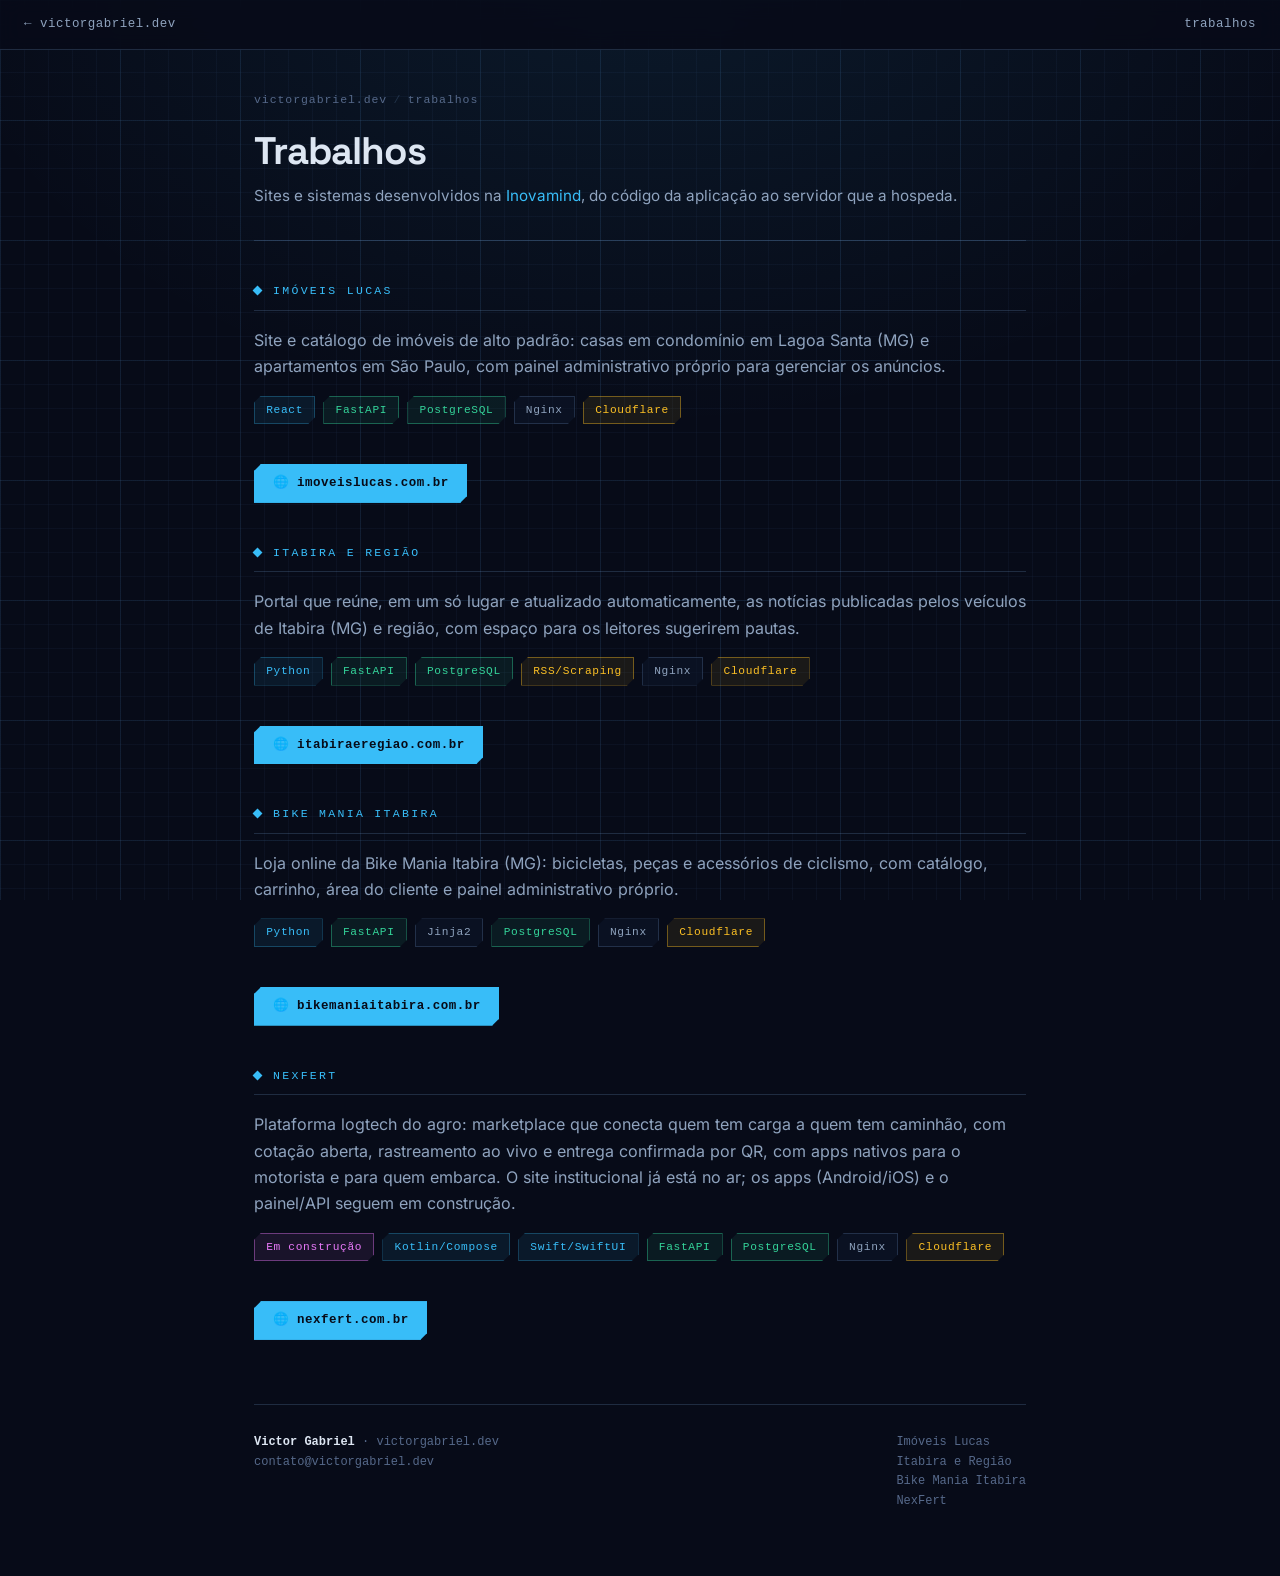
<file: trabalhos/index.html>
<!DOCTYPE html>
<html lang="pt-BR">
<head>
  <meta charset="UTF-8">
  <meta name="viewport" content="width=device-width, initial-scale=1.0">

  <title>Trabalhos · Sites e Sistemas Desenvolvidos | Victor Gabriel</title>
  <meta name="description" content="Trabalhos desenvolvidos por Victor Gabriel na Inovamind: Imóveis Lucas (site e catálogo de imóveis de alto padrão com painel administrativo), Itabira e Região (portal que reúne as notícias dos veículos de Itabira-MG), Bike Mania Itabira (loja online de ciclismo com painel administrativo) e NexFert (plataforma logtech de frete do agro, com apps nativos e painel próprio).">
  <meta name="keywords" content="Victor Gabriel trabalhos, Imóveis Lucas, Itabira e Região, Bike Mania Itabira, NexFert, logtech, frete do agro, marketplace de frete, loja de bicicletas Itabira, e-commerce ciclismo, portal de notícias Itabira, catálogo de imóveis, painel administrativo, apps nativos, FastAPI, PostgreSQL, Inovamind, Victor Gabriel Dev, Victor Gabriel Desenvolvedor, Victor Gabriel Software">
  <meta name="author" content="Victor Gabriel">
  <meta name="robots" content="index, follow">
  <link rel="canonical" href="https://victorgabriel.dev/trabalhos/">

  <meta property="og:type"        content="website">
  <meta property="og:url"         content="https://victorgabriel.dev/trabalhos/">
  <meta property="og:title"       content="Trabalhos · Sites e Sistemas Desenvolvidos | Victor Gabriel">
  <meta property="og:description" content="Imóveis Lucas, site e catálogo de imóveis de alto padrão. Itabira e Região, portal de notícias de Itabira (MG). Bike Mania Itabira, loja online de ciclismo. NexFert, plataforma logtech de frete do agro. Desenvolvidos na Inovamind.">
  <meta property="og:image"       content="https://victorgabriel.dev/paz-amor-e-coding.jpg">
  <meta property="og:locale"      content="pt_BR">
  <meta property="og:site_name"   content="Victor Gabriel">

  <meta name="twitter:card"        content="summary">
  <meta name="twitter:title"       content="Trabalhos · Sites e Sistemas Desenvolvidos | Victor Gabriel">
  <meta name="twitter:description" content="Imóveis Lucas, site e catálogo de imóveis de alto padrão. Itabira e Região, portal de notícias de Itabira (MG). Bike Mania Itabira, loja online de ciclismo. NexFert, plataforma logtech de frete do agro. Desenvolvidos na Inovamind.">
  <meta name="twitter:image"       content="https://victorgabriel.dev/paz-amor-e-coding.jpg">

  <script type="application/ld+json">
  {
    "@context": "https://schema.org",
    "@type": "CollectionPage",
    "name": "Trabalhos · Victor Gabriel",
    "description": "Sites e sistemas desenvolvidos por Victor Gabriel na Inovamind.",
    "url": "https://victorgabriel.dev/trabalhos/",
    "inLanguage": "pt-BR",
    "author": {
      "@type": "Person",
      "name": "Victor Gabriel",
      "url": "https://victorgabriel.dev",
      "email": "contato@victorgabriel.dev"
    },
    "hasPart": [
      {
        "@type": "WebSite",
        "name": "Imóveis Lucas",
        "url": "https://www.imoveislucas.com.br",
        "description": "Site e catálogo de imóveis de alto padrão: casas em condomínio em Lagoa Santa (MG) e apartamentos em São Paulo, com painel administrativo próprio."
      },
      {
        "@type": "WebSite",
        "name": "Itabira e Região",
        "url": "https://itabiraeregiao.com.br",
        "description": "Portal que reúne, em um só lugar e atualizado automaticamente, as notícias publicadas pelos veículos de Itabira (MG) e região."
      },
      {
        "@type": "WebSite",
        "name": "Bike Mania Itabira",
        "url": "https://bikemaniaitabira.com.br",
        "description": "Loja online da Bike Mania Itabira (MG): bicicletas, peças e acessórios de ciclismo, com catálogo, carrinho, área do cliente e painel administrativo próprio."
      },
      {
        "@type": "WebSite",
        "name": "NexFert",
        "url": "https://nexfert.com.br",
        "description": "Plataforma logtech do agro: marketplace que conecta quem tem carga a quem tem caminhão, com cotação aberta, rastreamento ao vivo e entrega confirmada por QR. Site institucional no ar; apps nativos e painel/API em construção."
      }
    ]
  }
  </script>

  <link rel="preload" href="/fonts/space-grotesk.woff2" as="font" type="font/woff2" crossorigin>
  <link rel="preload" href="/fonts/inter.woff2" as="font" type="font/woff2" crossorigin>
  <link rel="stylesheet" href="/css/site.css">
  <meta name="theme-color" content="#070B18">
  <meta name="color-scheme" content="dark">
</head>
<body>
  <nav>
    <a href="https://victorgabriel.dev">← victorgabriel.dev</a>
    <div class="nav-right">
      <a href="https://victorgabriel.dev/trabalhos/">trabalhos</a>
    </div>
  </nav>

  <div class="page">
    <header>
      <div class="breadcrumb">
        <a href="https://victorgabriel.dev">victorgabriel.dev</a><span>/</span>trabalhos
      </div>
      <h1>Trabalhos</h1>
      <p class="tagline">Sites e sistemas desenvolvidos na <a href="https://www.inovamind.dev">Inovamind</a>, do código da aplicação ao servidor que a hospeda.</p>
    </header>

    <div class="content">
      <section id="imoveis-lucas">
        <h2>Imóveis Lucas</h2>
        <p>Site e catálogo de imóveis de alto padrão: casas em condomínio em Lagoa Santa (MG) e apartamentos em São Paulo, com painel administrativo próprio para gerenciar os anúncios.</p>
        <div class="meta-badges">
          <span class="badge cyan">React</span>
          <span class="badge green">FastAPI</span>
          <span class="badge green">PostgreSQL</span>
          <span class="badge">Nginx</span>
          <span class="badge yellow">Cloudflare</span>
        </div>
        <div class="header-links">
          <a class="link-primary" href="https://www.imoveislucas.com.br">🌐 imoveislucas.com.br</a>
        </div>
      </section>

      <section id="itabira-e-regiao">
        <h2>Itabira e Região</h2>
        <p>Portal que reúne, em um só lugar e atualizado automaticamente, as notícias publicadas pelos veículos de Itabira (MG) e região, com espaço para os leitores sugerirem pautas.</p>
        <div class="meta-badges">
          <span class="badge cyan">Python</span>
          <span class="badge green">FastAPI</span>
          <span class="badge green">PostgreSQL</span>
          <span class="badge yellow">RSS/Scraping</span>
          <span class="badge">Nginx</span>
          <span class="badge yellow">Cloudflare</span>
        </div>
        <div class="header-links">
          <a class="link-primary" href="https://itabiraeregiao.com.br">🌐 itabiraeregiao.com.br</a>
        </div>
      </section>

      <section id="bike-mania-itabira">
        <h2>Bike Mania Itabira</h2>
        <p>Loja online da Bike Mania Itabira (MG): bicicletas, peças e acessórios de ciclismo, com catálogo, carrinho, área do cliente e painel administrativo próprio.</p>
        <div class="meta-badges">
          <span class="badge cyan">Python</span>
          <span class="badge green">FastAPI</span>
          <span class="badge">Jinja2</span>
          <span class="badge green">PostgreSQL</span>
          <span class="badge">Nginx</span>
          <span class="badge yellow">Cloudflare</span>
        </div>
        <div class="header-links">
          <a class="link-primary" href="https://bikemaniaitabira.com.br">🌐 bikemaniaitabira.com.br</a>
        </div>
      </section>

      <section id="nexfert">
        <h2>NexFert</h2>
        <p>Plataforma logtech do agro: marketplace que conecta quem tem carga a quem tem caminhão, com cotação aberta, rastreamento ao vivo e entrega confirmada por QR, com apps nativos para o motorista e para quem embarca. O site institucional já está no ar; os apps (Android/iOS) e o painel/API seguem em construção.</p>
        <div class="meta-badges">
          <span class="badge magenta">Em construção</span>
          <span class="badge cyan">Kotlin/Compose</span>
          <span class="badge cyan">Swift/SwiftUI</span>
          <span class="badge green">FastAPI</span>
          <span class="badge green">PostgreSQL</span>
          <span class="badge">Nginx</span>
          <span class="badge yellow">Cloudflare</span>
        </div>
        <div class="header-links">
          <a class="link-primary" href="https://nexfert.com.br">🌐 nexfert.com.br</a>
        </div>
      </section>
    </div>

    <footer>
      <div>
        <strong>Victor Gabriel</strong> · <a href="https://victorgabriel.dev">victorgabriel.dev</a><br>
        <a href="mailto:contato@victorgabriel.dev">contato@victorgabriel.dev</a>
      </div>
      <div>
        <a href="https://www.imoveislucas.com.br">Imóveis Lucas</a><br>
        <a href="https://itabiraeregiao.com.br">Itabira e Região</a><br>
        <a href="https://bikemaniaitabira.com.br">Bike Mania Itabira</a><br>
        <a href="https://nexfert.com.br">NexFert</a>
      </div>
    </footer>
  </div>
</body>
</html>
</file>
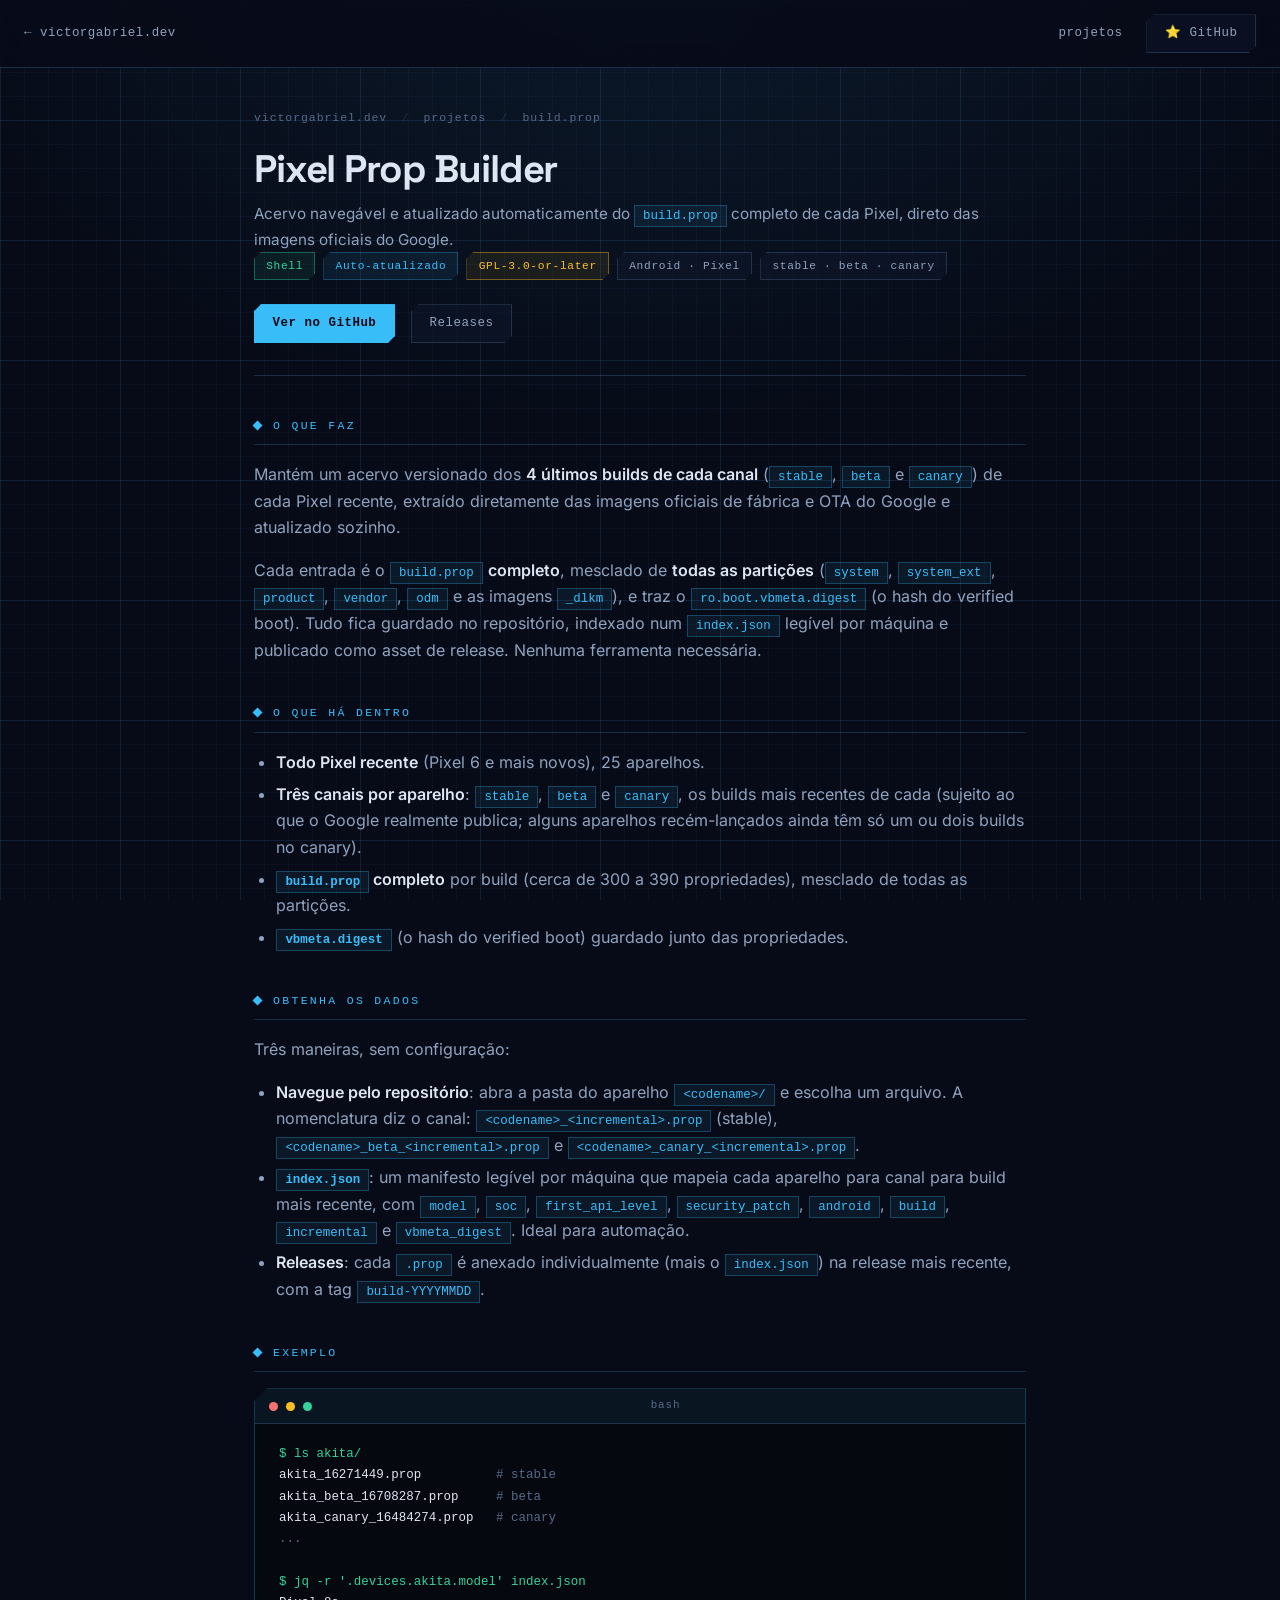
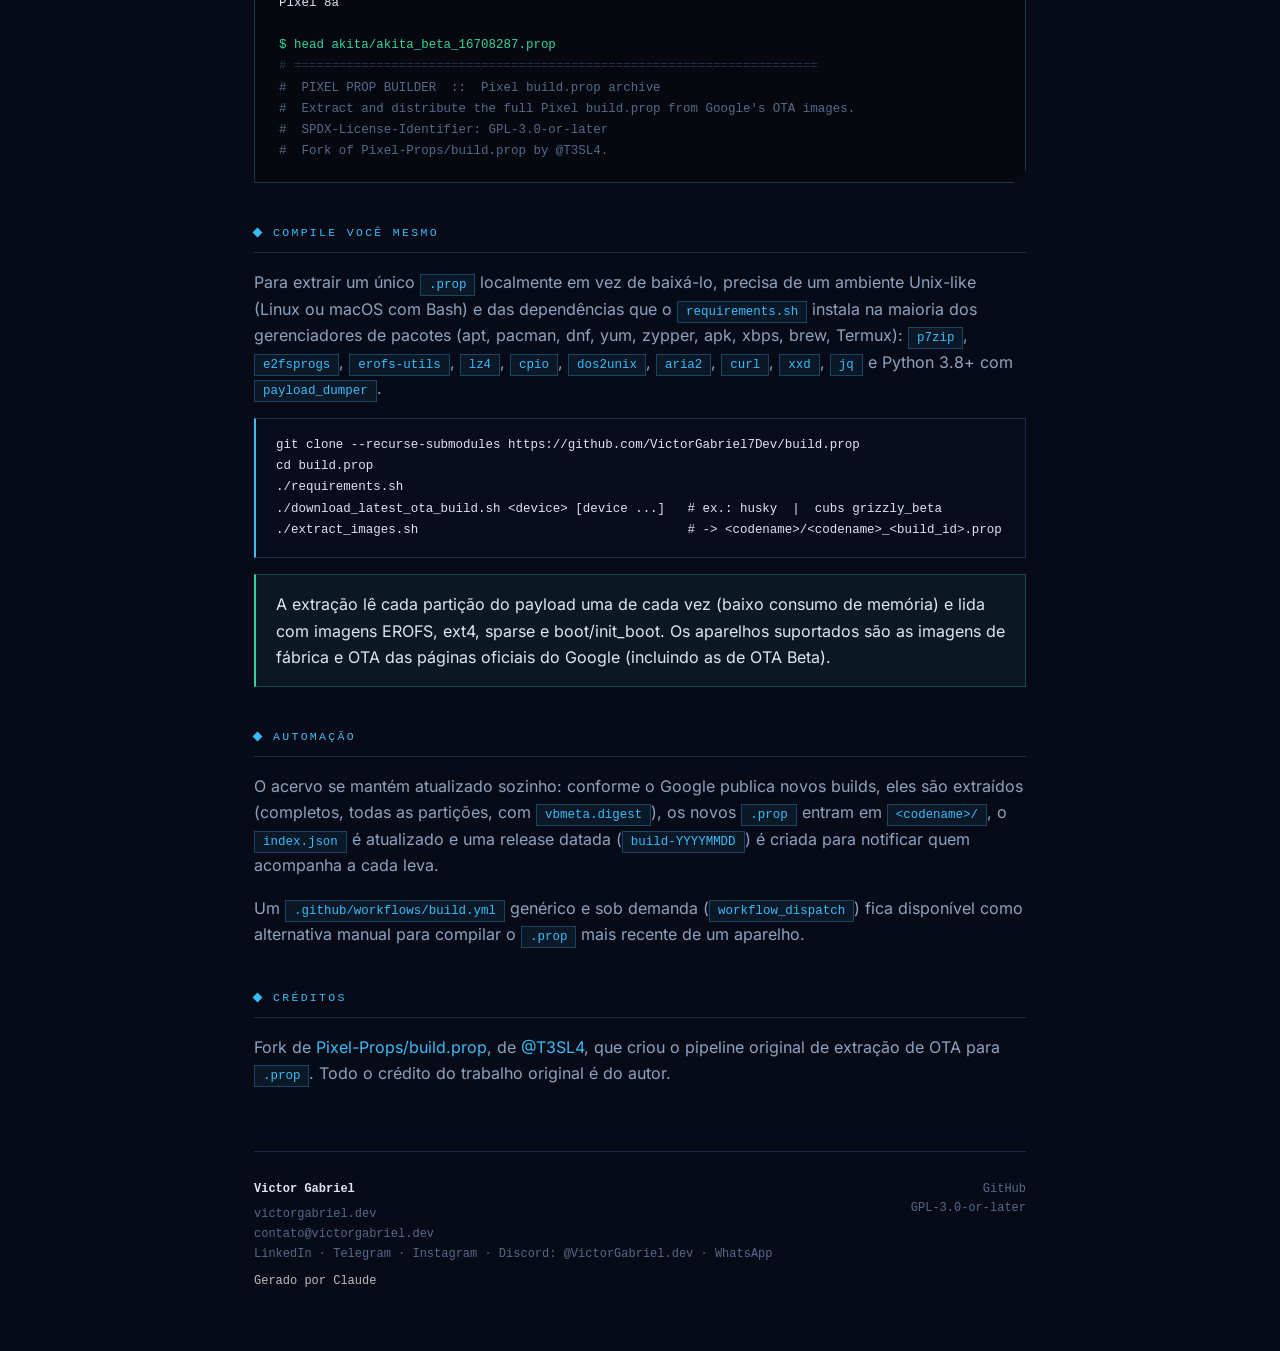
<file: projetos/build.prop/index.html>
<!DOCTYPE html>
<html lang="pt-BR">
<head>
  <meta charset="UTF-8">
  <meta name="viewport" content="width=device-width, initial-scale=1.0">

  <title>Pixel Prop Builder · build.prop de todo Pixel, direto das OTA | Victor Gabriel</title>
  <meta name="description" content="Acervo navegável e auto-atualizado do build.prop completo de cada Pixel (todas as partições + vbmeta.digest), nos canais stable, beta e canary, extraído das imagens oficiais do Google e indexado em index.json.">
  <meta name="keywords" content="build.prop, Pixel, OTA, Android, imagem de fábrica, factory image, codename, canary, beta, stable, vbmeta, index.json, ro.build, security_patch, device props, Google OTA, payload dumper, EROFS, Pixel Prop Builder, Victor Gabriel Dev, Victor Gabriel Linux, Victor Gabriel Android, Inovamind Dev">
  <meta name="author" content="Victor Gabriel">
  <meta name="robots" content="index, follow">
  <link rel="canonical" href="https://victorgabriel.dev/projetos/build.prop/">

  <meta property="og:type"        content="website">
  <meta property="og:url"         content="https://victorgabriel.dev/projetos/build.prop/">
  <meta property="og:title"       content="Pixel Prop Builder · build.prop de todo Pixel, direto das OTA">
  <meta property="og:description" content="Acervo versionado e auto-atualizado do build.prop completo de cada Pixel (todas as partições + vbmeta.digest), nos canais stable, beta e canary, das imagens oficiais do Google.">
  <meta property="og:image"       content="https://victorgabriel.dev/paz-amor-e-coding.jpg">
  <meta property="og:locale"      content="pt_BR">
  <meta property="og:site_name"   content="Victor Gabriel">

  <meta name="twitter:card"        content="summary">
  <meta name="twitter:title"       content="Pixel Prop Builder · build.prop de todo Pixel, direto das OTA">
  <meta name="twitter:description" content="Acervo versionado do build.prop completo de cada Pixel (todas as partições + vbmeta.digest), nos canais stable, beta e canary, das imagens oficiais do Google.">
  <meta name="twitter:image"       content="https://victorgabriel.dev/paz-amor-e-coding.jpg">

  <script type="application/ld+json">
  {
    "@context": "https://schema.org",
    "@type": "SoftwareApplication",
    "name": "Pixel Prop Builder",
    "description": "Acervo navegável e auto-atualizado do build.prop completo de cada Pixel (todas as partições e ro.boot.vbmeta.digest), nos canais stable, beta e canary, extraído das imagens oficiais do Google e indexado em index.json.",
    "applicationCategory": "DeveloperApplication",
    "operatingSystem": "Linux, macOS",
    "programmingLanguage": "Shell",
    "codeRepository": "https://github.com/VictorGabriel7Dev/build.prop",
    "author": {
      "@type": "Person",
      "name": "Victor Gabriel",
      "url": "https://victorgabriel.dev",
      "email": "contato@victorgabriel.dev"
    },
    "license": "https://www.gnu.org/licenses/gpl-3.0.html",
    "url": "https://victorgabriel.dev/projetos/build.prop/",
    "offers": {
      "@type": "Offer",
      "price": "0",
      "priceCurrency": "BRL"
    }
  }
  </script>

  <link rel="preload" href="/fonts/space-grotesk.woff2" as="font" type="font/woff2" crossorigin>
  <link rel="preload" href="/fonts/inter.woff2" as="font" type="font/woff2" crossorigin>
  <link rel="stylesheet" href="/css/site.css">
  <meta name="theme-color" content="#070B18">
  <meta name="color-scheme" content="dark">
</head>

<body>

  <nav>
    <a href="https://victorgabriel.dev">← victorgabriel.dev</a>
    <div class="nav-right">
      <a href="https://victorgabriel.dev/projetos/">projetos</a>
      <a href="https://github.com/VictorGabriel7Dev/build.prop" class="btn-gh">⭐ GitHub</a>
    </div>
  </nav>

  <div class="page">

    <header>
      <div class="breadcrumb">
        <a href="https://victorgabriel.dev">victorgabriel.dev</a>
        <span>/</span>
        <a href="https://victorgabriel.dev/projetos/">projetos</a>
        <span>/</span>
        build.prop
      </div>

      <h1>Pixel Prop Builder</h1>
      <p class="tagline">Acervo navegável e atualizado automaticamente do <code>build.prop</code> completo de cada Pixel, direto das imagens oficiais do Google.</p>

      <div class="meta-badges">
        <span class="badge green">Shell</span>
        <span class="badge cyan">Auto-atualizado</span>
        <span class="badge yellow">GPL-3.0-or-later</span>
        <span class="badge">Android · Pixel</span>
        <span class="badge">stable · beta · canary</span>
      </div>

      <div class="header-links">
        <a href="https://github.com/VictorGabriel7Dev/build.prop" class="link-primary">Ver no GitHub</a>
        <a href="https://github.com/VictorGabriel7Dev/build.prop/releases" class="link-secondary" target="_blank">Releases</a>
      </div>
    </header>

    <div class="content">

      <section>
        <h2>O que faz</h2>
        <p>
          Mantém um acervo versionado dos <strong>4 últimos builds de cada canal</strong>
          (<code>stable</code>, <code>beta</code> e <code>canary</code>) de cada Pixel recente,
          extraído diretamente das imagens oficiais de fábrica e OTA do Google e atualizado sozinho.
        </p>
        <p>
          Cada entrada é o <code>build.prop</code> <strong>completo</strong>, mesclado de
          <strong>todas as partições</strong> (<code>system</code>, <code>system_ext</code>,
          <code>product</code>, <code>vendor</code>, <code>odm</code> e as imagens <code>_dlkm</code>),
          e traz o <code>ro.boot.vbmeta.digest</code> (o hash do verified boot). Tudo fica guardado no
          repositório, indexado num <code>index.json</code> legível por máquina e publicado como asset
          de release. Nenhuma ferramenta necessária.
        </p>
      </section>

      <section>
        <h2>O que há dentro</h2>
        <ul>
          <li><strong>Todo Pixel recente</strong> (Pixel 6 e mais novos), 25 aparelhos.</li>
          <li><strong>Três canais por aparelho</strong>: <code>stable</code>, <code>beta</code> e
              <code>canary</code>, os builds mais recentes de cada (sujeito ao que o Google realmente
              publica; alguns aparelhos recém-lançados ainda têm só um ou dois builds no canary).</li>
          <li><strong><code>build.prop</code> completo</strong> por build (cerca de 300 a 390
              propriedades), mesclado de todas as partições.</li>
          <li><strong><code>vbmeta.digest</code></strong> (o hash do verified boot) guardado junto das
              propriedades.</li>
        </ul>
      </section>

      <section>
        <h2>Obtenha os dados</h2>
        <p>Três maneiras, sem configuração:</p>
        <ul>
          <li>
            <strong>Navegue pelo repositório</strong>: abra a pasta do aparelho
            <code>&lt;codename&gt;/</code> e escolha um arquivo. A nomenclatura diz o canal:
            <code>&lt;codename&gt;_&lt;incremental&gt;.prop</code> (stable),
            <code>&lt;codename&gt;_beta_&lt;incremental&gt;.prop</code> e
            <code>&lt;codename&gt;_canary_&lt;incremental&gt;.prop</code>.
          </li>
          <li>
            <strong><code>index.json</code></strong>: um manifesto legível por máquina que mapeia cada
            aparelho para canal para build mais recente, com <code>model</code>, <code>soc</code>,
            <code>first_api_level</code>, <code>security_patch</code>, <code>android</code>,
            <code>build</code>, <code>incremental</code> e <code>vbmeta_digest</code>. Ideal para
            automação.
          </li>
          <li>
            <strong>Releases</strong>: cada <code>.prop</code> é anexado individualmente (mais o
            <code>index.json</code>) na release mais recente, com a tag <code>build-YYYYMMDD</code>.
          </li>
        </ul>
      </section>

      <section>
        <h2>Exemplo</h2>
        <div class="terminal">
          <div class="terminal-bar">
            <div class="dot dot-r"></div>
            <div class="dot dot-y"></div>
            <div class="dot dot-g"></div>
            <span class="terminal-title">bash</span>
          </div>
          <pre><span class="t-cmd">$ ls akita/</span>
akita_16271449.prop          <span class="t-label"># stable</span>
akita_beta_16708287.prop     <span class="t-label"># beta</span>
akita_canary_16484274.prop   <span class="t-label"># canary</span>
<span class="t-label">...</span>

<span class="t-cmd">$ jq -r '.devices.akita.model' index.json</span>
Pixel 8a

<span class="t-cmd">$ head akita/akita_beta_16708287.prop</span>
<span class="t-sep"># ======================================================================</span>
<span class="t-label">#  PIXEL PROP BUILDER  ::  Pixel build.prop archive</span>
<span class="t-label">#  Extract and distribute the full Pixel build.prop from Google's OTA images.</span>
<span class="t-label">#  SPDX-License-Identifier: GPL-3.0-or-later</span>
<span class="t-label">#  Fork of Pixel-Props/build.prop by @T3SL4.</span></pre>
        </div>
      </section>

      <section>
        <h2>Compile você mesmo</h2>
        <p>
          Para extrair um único <code>.prop</code> localmente em vez de baixá-lo, precisa de um
          ambiente Unix-like (Linux ou macOS com Bash) e das dependências que o
          <code>requirements.sh</code> instala na maioria dos gerenciadores de pacotes (apt, pacman,
          dnf, yum, zypper, apk, xbps, brew, Termux): <code>p7zip</code>, <code>e2fsprogs</code>,
          <code>erofs-utils</code>, <code>lz4</code>, <code>cpio</code>, <code>dos2unix</code>,
          <code>aria2</code>, <code>curl</code>, <code>xxd</code>, <code>jq</code> e Python 3.8+ com
          <code>payload_dumper</code>.
        </p>
        <pre>git clone --recurse-submodules https://github.com/VictorGabriel7Dev/build.prop
cd build.prop
./requirements.sh
./download_latest_ota_build.sh &lt;device&gt; [device ...]   # ex.: husky  |  cubs grizzly_beta
./extract_images.sh                                    # -&gt; &lt;codename&gt;/&lt;codename&gt;_&lt;build_id&gt;.prop</pre>
        <div class="callout">
          A extração lê cada partição do payload uma de cada vez (baixo consumo de memória) e lida
          com imagens EROFS, ext4, sparse e boot/init_boot. Os aparelhos suportados são as imagens
          de fábrica e OTA das páginas oficiais do Google (incluindo as de OTA Beta).
        </div>
      </section>

      <section>
        <h2>Automação</h2>
        <p>
          O acervo se mantém atualizado sozinho: conforme o Google publica novos builds, eles são
          extraídos (completos, todas as partições, com <code>vbmeta.digest</code>), os novos
          <code>.prop</code> entram em <code>&lt;codename&gt;/</code>, o <code>index.json</code> é
          atualizado e uma release datada (<code>build-YYYYMMDD</code>) é criada para notificar quem
          acompanha a cada leva.
        </p>
        <p>
          Um <code>.github/workflows/build.yml</code> genérico e sob demanda
          (<code>workflow_dispatch</code>) fica disponível como alternativa manual para compilar o
          <code>.prop</code> mais recente de um aparelho.
        </p>
      </section>

      <section>
        <h2>Créditos</h2>
        <p>
          Fork de <a href="https://github.com/Pixel-Props/build.prop">Pixel-Props/build.prop</a>,
          de <a href="https://github.com/T3SL4">@T3SL4</a>, que criou o pipeline original de
          extração de OTA para <code>.prop</code>. Todo o crédito do trabalho original é do autor.
        </p>
      </section>

    </div>

    <footer>
      <div class="footer-author">
        <strong>Victor Gabriel</strong>
        <a href="https://victorgabriel.dev">victorgabriel.dev</a><br>
        <a href="mailto:contato@victorgabriel.dev">contato@victorgabriel.dev</a><br>
        <a href="https://www.linkedin.com/in/victorgabriel-dev">LinkedIn</a> · <a href="https://t.me/VictorGabriel_Dev">Telegram</a> · <a href="https://www.instagram.com/VictorGabriel_Dev">Instagram</a> · Discord: <a href="https://discord.com/users/1481407654458036265">@VictorGabriel.dev</a> · <a href="https://wa.me/@VictorGabriel_Dev">WhatsApp</a><br>
        <span style="color:#bbb;margin-top:.5rem;display:block">Gerado por <a href="https://claude.ai" style="color:#bbb">Claude</a>
        </span>
      </div>
      <div class="footer-right">
        <a href="https://github.com/VictorGabriel7Dev/build.prop">GitHub</a><br>
        <a href="https://www.gnu.org/licenses/gpl-3.0.html">GPL-3.0-or-later</a><br>
    </div>
    </footer>

  </div>

</body>
</html>
</file>
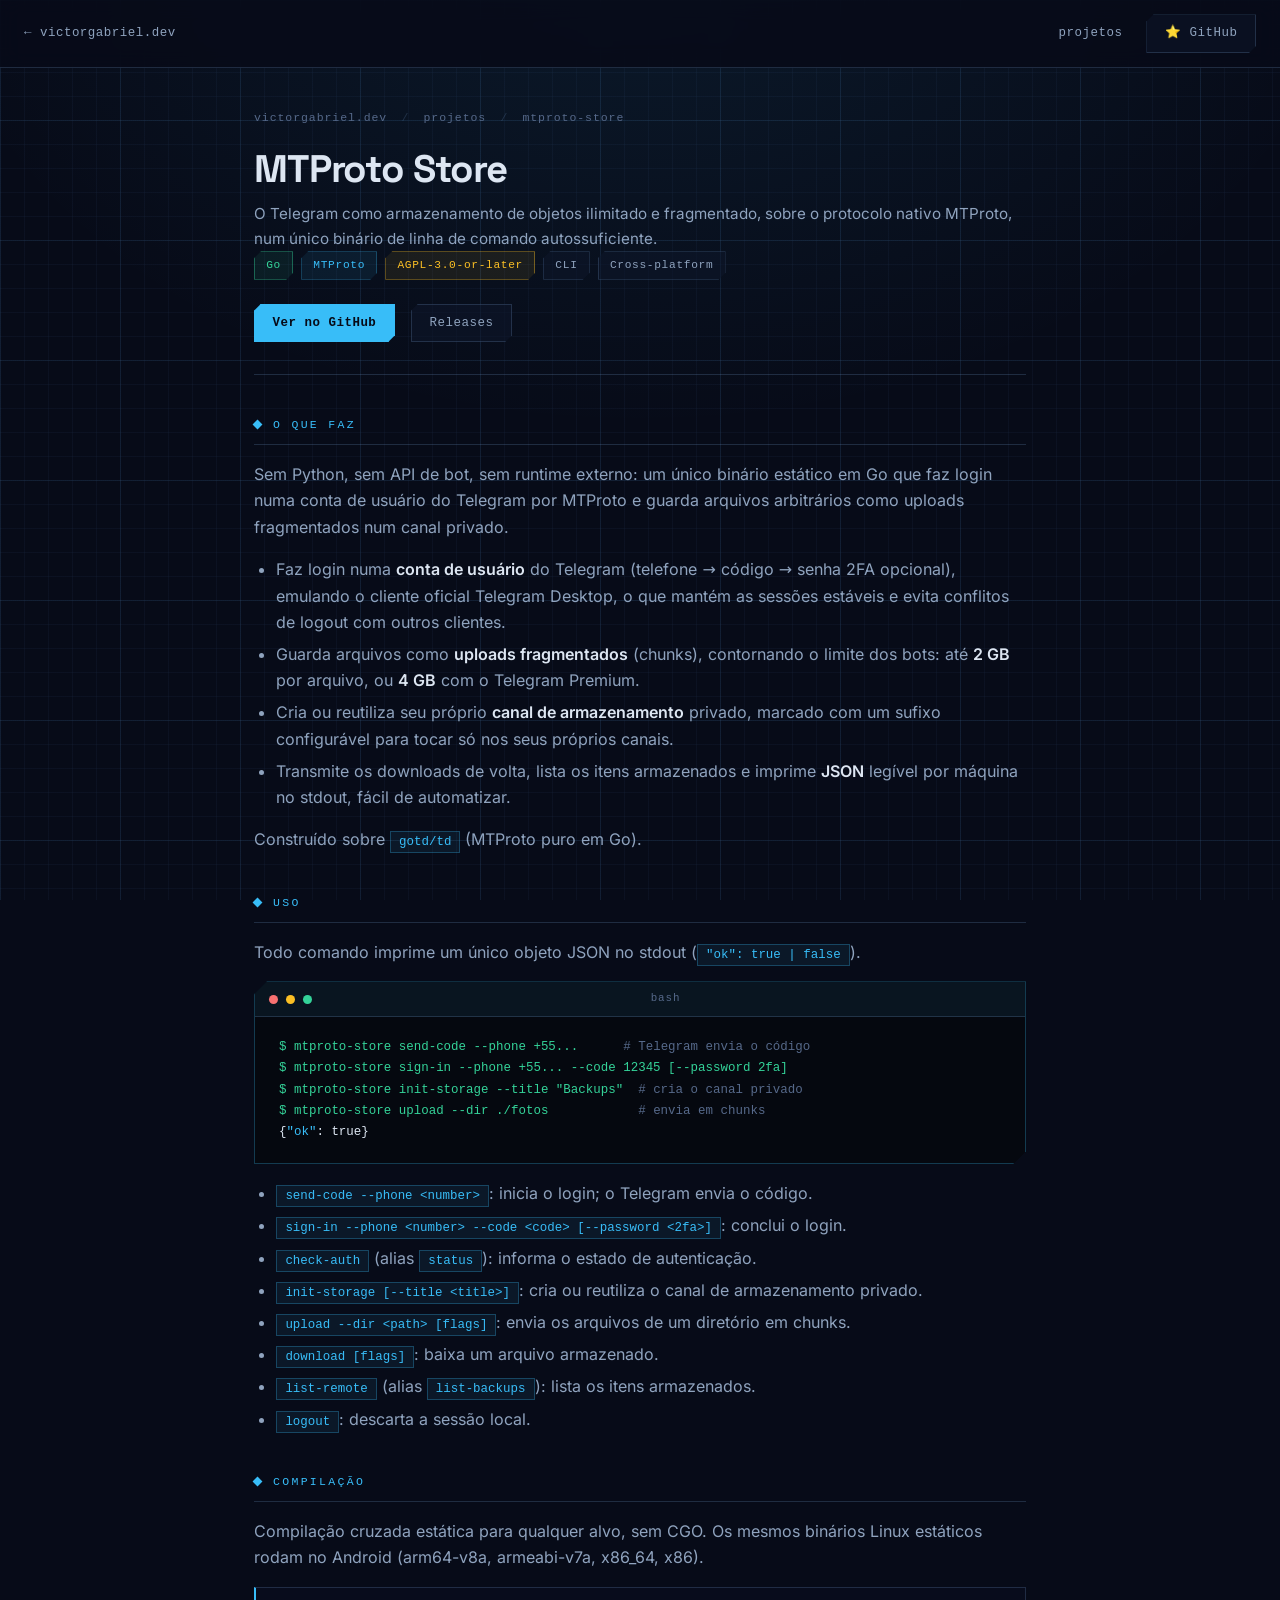
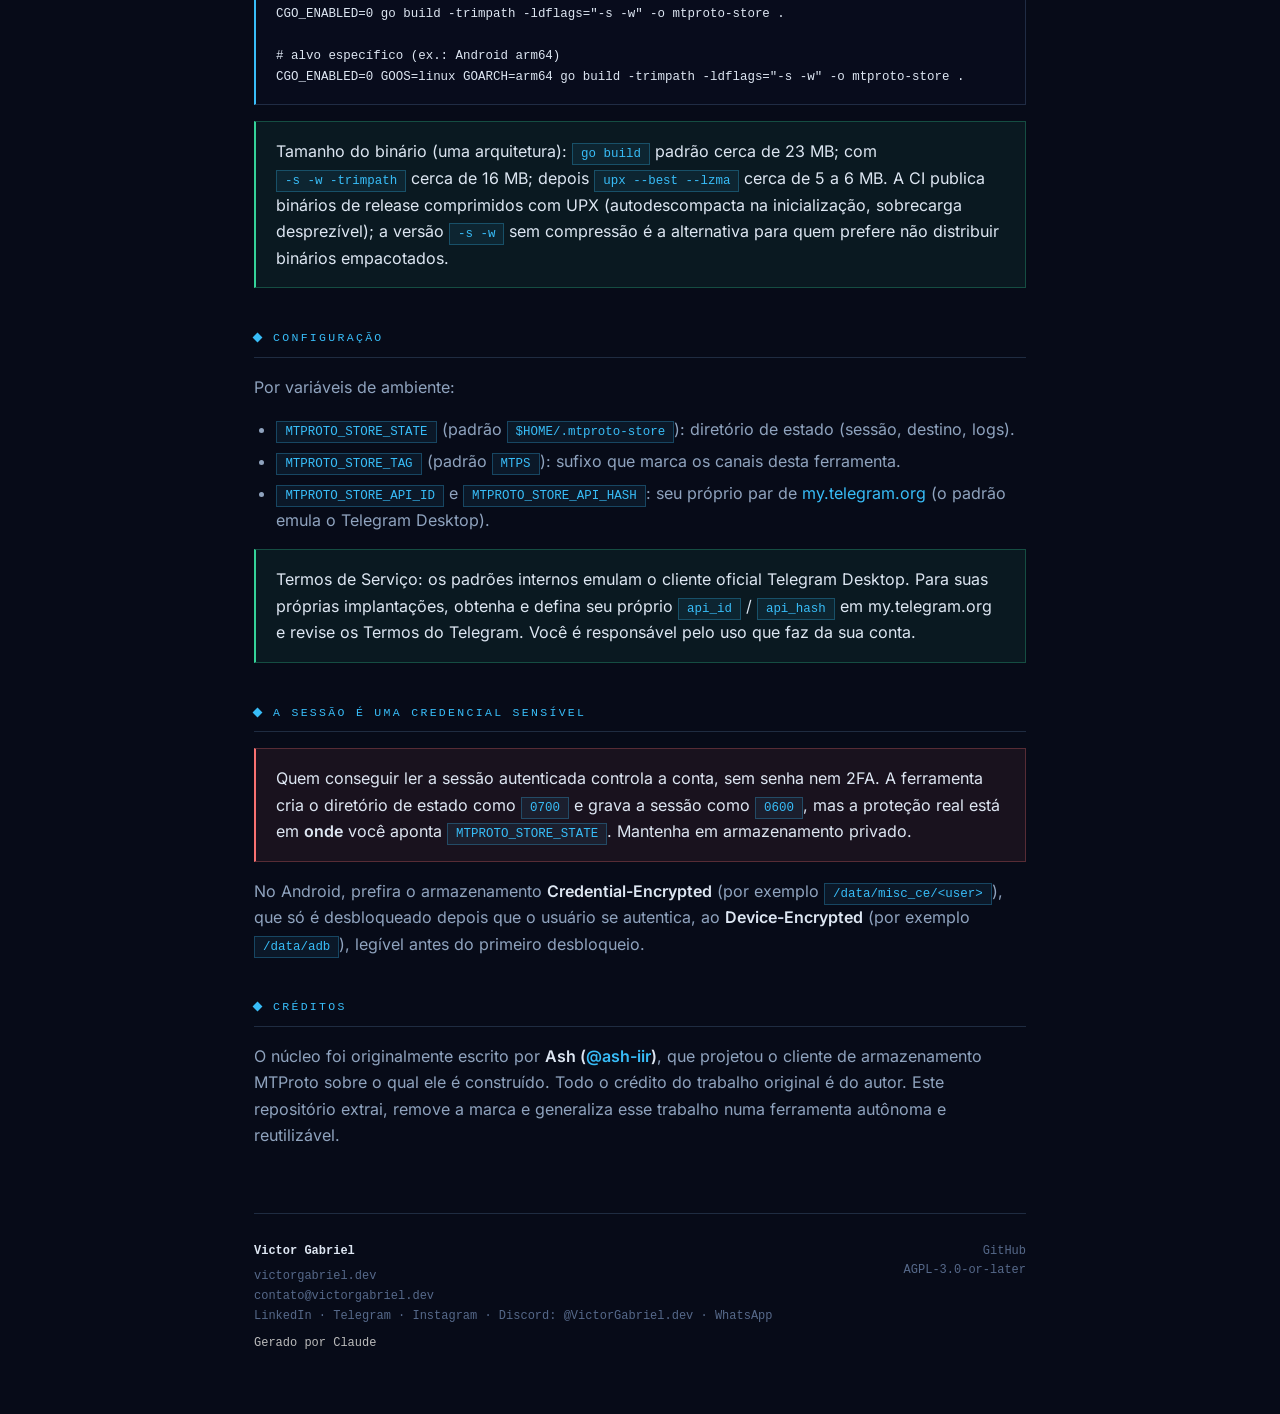
<file: projetos/mtproto-store/index.html>
<!DOCTYPE html>
<html lang="pt-BR">
<head>
  <meta charset="UTF-8">
  <meta name="viewport" content="width=device-width, initial-scale=1.0">

  <title>MTProto Store · Telegram como object storage ilimitado via MTProto | Victor Gabriel</title>
  <meta name="description" content="Um único binário estático em Go que usa o Telegram como armazenamento de objetos ilimitado e fragmentado, sobre MTProto nativo: login por conta de usuário e uploads em chunks num canal privado, sem API de bot.">
  <meta name="keywords" content="mtproto-store, Telegram, MTProto, object storage, armazenamento ilimitado, gotd, Go, CLI, binário estático, chunked upload, canal privado, self-hosted, AGPL, Victor Gabriel Dev, Victor Gabriel Linux, Victor Gabriel Android, Inovamind Dev">
  <meta name="author" content="Victor Gabriel">
  <meta name="robots" content="index, follow">
  <link rel="canonical" href="https://victorgabriel.dev/projetos/mtproto-store/">

  <meta property="og:type"        content="website">
  <meta property="og:url"         content="https://victorgabriel.dev/projetos/mtproto-store/">
  <meta property="og:title"       content="MTProto Store · Telegram como object storage ilimitado via MTProto">
  <meta property="og:description" content="Binário estático em Go que usa o Telegram como armazenamento de objetos ilimitado e fragmentado, sobre MTProto nativo, sem API de bot.">
  <meta property="og:image"       content="https://victorgabriel.dev/paz-amor-e-coding.jpg">
  <meta property="og:locale"      content="pt_BR">
  <meta property="og:site_name"   content="Victor Gabriel">

  <meta name="twitter:card"        content="summary">
  <meta name="twitter:title"       content="MTProto Store · Telegram como object storage ilimitado via MTProto">
  <meta name="twitter:description" content="Binário estático em Go que usa o Telegram como armazenamento de objetos ilimitado e fragmentado, sobre MTProto nativo, sem API de bot.">
  <meta name="twitter:image"       content="https://victorgabriel.dev/paz-amor-e-coding.jpg">

  <script type="application/ld+json">
  {
    "@context": "https://schema.org",
    "@type": "SoftwareApplication",
    "name": "MTProto Store",
    "description": "Um único binário estático em Go que usa o Telegram como armazenamento de objetos ilimitado e fragmentado, sobre MTProto nativo: login por conta de usuário e uploads em chunks num canal privado, sem API de bot.",
    "applicationCategory": "DeveloperApplication",
    "operatingSystem": "Linux, macOS, Windows, Android",
    "programmingLanguage": "Go",
    "codeRepository": "https://github.com/VictorGabriel7Dev/mtproto-store",
    "author": {
      "@type": "Person",
      "name": "Victor Gabriel",
      "url": "https://victorgabriel.dev",
      "email": "contato@victorgabriel.dev"
    },
    "license": "https://www.gnu.org/licenses/agpl-3.0.html",
    "url": "https://victorgabriel.dev/projetos/mtproto-store/",
    "offers": {
      "@type": "Offer",
      "price": "0",
      "priceCurrency": "BRL"
    }
  }
  </script>

  <link rel="preload" href="/fonts/space-grotesk.woff2" as="font" type="font/woff2" crossorigin>
  <link rel="preload" href="/fonts/inter.woff2" as="font" type="font/woff2" crossorigin>
  <link rel="stylesheet" href="/css/site.css">
  <meta name="theme-color" content="#070B18">
  <meta name="color-scheme" content="dark">
</head>

<body>

  <nav>
    <a href="https://victorgabriel.dev">← victorgabriel.dev</a>
    <div class="nav-right">
      <a href="https://victorgabriel.dev/projetos/">projetos</a>
      <a href="https://github.com/VictorGabriel7Dev/mtproto-store" class="btn-gh">⭐ GitHub</a>
    </div>
  </nav>

  <div class="page">

    <header>
      <div class="breadcrumb">
        <a href="https://victorgabriel.dev">victorgabriel.dev</a>
        <span>/</span>
        <a href="https://victorgabriel.dev/projetos/">projetos</a>
        <span>/</span>
        mtproto-store
      </div>

      <h1>MTProto Store</h1>
      <p class="tagline">O Telegram como armazenamento de objetos ilimitado e fragmentado, sobre o protocolo nativo MTProto, num único binário de linha de comando autossuficiente.</p>

      <div class="meta-badges">
        <span class="badge green">Go</span>
        <span class="badge cyan">MTProto</span>
        <span class="badge yellow">AGPL-3.0-or-later</span>
        <span class="badge">CLI</span>
        <span class="badge">Cross-platform</span>
      </div>

      <div class="header-links">
        <a href="https://github.com/VictorGabriel7Dev/mtproto-store" class="link-primary">Ver no GitHub</a>
        <a href="https://github.com/VictorGabriel7Dev/mtproto-store/releases" class="link-secondary" target="_blank">Releases</a>
      </div>
    </header>

    <div class="content">

      <section>
        <h2>O que faz</h2>
        <p>
          Sem Python, sem API de bot, sem runtime externo: um único binário estático em Go que faz
          login numa conta de usuário do Telegram por MTProto e guarda arquivos arbitrários como
          uploads fragmentados num canal privado.
        </p>
        <ul>
          <li>
            Faz login numa <strong>conta de usuário</strong> do Telegram (telefone → código →
            senha 2FA opcional), emulando o cliente oficial Telegram Desktop, o que mantém as
            sessões estáveis e evita conflitos de logout com outros clientes.
          </li>
          <li>
            Guarda arquivos como <strong>uploads fragmentados</strong> (chunks), contornando o
            limite dos bots: até <strong>2 GB</strong> por arquivo, ou <strong>4 GB</strong> com o
            Telegram Premium.
          </li>
          <li>
            Cria ou reutiliza seu próprio <strong>canal de armazenamento</strong> privado, marcado
            com um sufixo configurável para tocar só nos seus próprios canais.
          </li>
          <li>
            Transmite os downloads de volta, lista os itens armazenados e imprime <strong>JSON</strong>
            legível por máquina no stdout, fácil de automatizar.
          </li>
        </ul>
        <p>Construído sobre <a href="https://github.com/gotd/td"><code>gotd/td</code></a> (MTProto puro em Go).</p>
      </section>

      <section>
        <h2>Uso</h2>
        <p>Todo comando imprime um único objeto JSON no stdout (<code>"ok": true | false</code>).</p>
        <div class="terminal">
          <div class="terminal-bar">
            <div class="dot dot-r"></div>
            <div class="dot dot-y"></div>
            <div class="dot dot-g"></div>
            <span class="terminal-title">bash</span>
          </div>
          <pre><span class="t-cmd">$ mtproto-store send-code --phone +55...</span>      <span class="t-label"># Telegram envia o código</span>
<span class="t-cmd">$ mtproto-store sign-in --phone +55... --code 12345 [--password 2fa]</span>
<span class="t-cmd">$ mtproto-store init-storage --title "Backups"</span>  <span class="t-label"># cria o canal privado</span>
<span class="t-cmd">$ mtproto-store upload --dir ./fotos</span>            <span class="t-label"># envia em chunks</span>
{<span class="t-head">"ok"</span>: <span class="t-val">true</span>}</pre>
        </div>
        <ul>
          <li><code>send-code --phone &lt;number&gt;</code>: inicia o login; o Telegram envia o código.</li>
          <li><code>sign-in --phone &lt;number&gt; --code &lt;code&gt; [--password &lt;2fa&gt;]</code>: conclui o login.</li>
          <li><code>check-auth</code> (alias <code>status</code>): informa o estado de autenticação.</li>
          <li><code>init-storage [--title &lt;title&gt;]</code>: cria ou reutiliza o canal de armazenamento privado.</li>
          <li><code>upload --dir &lt;path&gt; [flags]</code>: envia os arquivos de um diretório em chunks.</li>
          <li><code>download [flags]</code>: baixa um arquivo armazenado.</li>
          <li><code>list-remote</code> (alias <code>list-backups</code>): lista os itens armazenados.</li>
          <li><code>logout</code>: descarta a sessão local.</li>
        </ul>
      </section>

      <section>
        <h2>Compilação</h2>
        <p>Compilação cruzada estática para qualquer alvo, sem CGO. Os mesmos binários Linux estáticos rodam no Android (arm64-v8a, armeabi-v7a, x86_64, x86).</p>
        <pre>CGO_ENABLED=0 go build -trimpath -ldflags="-s -w" -o mtproto-store .

# alvo específico (ex.: Android arm64)
CGO_ENABLED=0 GOOS=linux GOARCH=arm64 go build -trimpath -ldflags="-s -w" -o mtproto-store .</pre>
        <div class="callout">
          Tamanho do binário (uma arquitetura): <code>go build</code> padrão cerca de 23 MB;
          com <code>-s -w -trimpath</code> cerca de 16 MB; depois <code>upx --best --lzma</code>
          cerca de 5 a 6 MB. A CI publica binários de release comprimidos com UPX (autodescompacta
          na inicialização, sobrecarga desprezível); a versão <code>-s -w</code> sem compressão é a
          alternativa para quem prefere não distribuir binários empacotados.
        </div>
      </section>

      <section>
        <h2>Configuração</h2>
        <p>Por variáveis de ambiente:</p>
        <ul>
          <li><code>MTPROTO_STORE_STATE</code> (padrão <code>$HOME/.mtproto-store</code>): diretório de estado (sessão, destino, logs).</li>
          <li><code>MTPROTO_STORE_TAG</code> (padrão <code>MTPS</code>): sufixo que marca os canais desta ferramenta.</li>
          <li><code>MTPROTO_STORE_API_ID</code> e <code>MTPROTO_STORE_API_HASH</code>: seu próprio par de <a href="https://my.telegram.org">my.telegram.org</a> (o padrão emula o Telegram Desktop).</li>
        </ul>
        <div class="callout">
          Termos de Serviço: os padrões internos emulam o cliente oficial Telegram Desktop. Para
          suas próprias implantações, obtenha e defina seu próprio <code>api_id</code> /
          <code>api_hash</code> em my.telegram.org e revise os Termos do Telegram. Você é
          responsável pelo uso que faz da sua conta.
        </div>
      </section>

      <section>
        <h2>A sessão é uma credencial sensível</h2>
        <div class="callout warn">
          Quem conseguir ler a sessão autenticada controla a conta, sem senha nem 2FA. A ferramenta
          cria o diretório de estado como <code>0700</code> e grava a sessão como <code>0600</code>,
          mas a proteção real está em <strong>onde</strong> você aponta
          <code>MTPROTO_STORE_STATE</code>. Mantenha em armazenamento privado.
        </div>
        <p>
          No Android, prefira o armazenamento <strong>Credential-Encrypted</strong> (por exemplo
          <code>/data/misc_ce/&lt;user&gt;</code>), que só é desbloqueado depois que o usuário se
          autentica, ao <strong>Device-Encrypted</strong> (por exemplo <code>/data/adb</code>),
          legível antes do primeiro desbloqueio.
        </p>
      </section>

      <section>
        <h2>Créditos</h2>
        <p>
          O núcleo foi originalmente escrito por <strong>Ash
          (<a href="https://github.com/ash-iir">@ash-iir</a>)</strong>, que projetou o cliente de
          armazenamento MTProto sobre o qual ele é construído. Todo o crédito do trabalho original é
          do autor. Este repositório extrai, remove a marca e generaliza esse trabalho numa
          ferramenta autônoma e reutilizável.
        </p>
      </section>

    </div>

    <footer>
      <div class="footer-author">
        <strong>Victor Gabriel</strong>
        <a href="https://victorgabriel.dev">victorgabriel.dev</a><br>
        <a href="mailto:contato@victorgabriel.dev">contato@victorgabriel.dev</a><br>
        <a href="https://www.linkedin.com/in/victorgabriel-dev">LinkedIn</a> · <a href="https://t.me/VictorGabriel_Dev">Telegram</a> · <a href="https://www.instagram.com/VictorGabriel_Dev">Instagram</a> · Discord: <a href="https://discord.com/users/1481407654458036265">@VictorGabriel.dev</a> · <a href="https://wa.me/@VictorGabriel_Dev">WhatsApp</a><br>
        <span style="color:#bbb;margin-top:.5rem;display:block">Gerado por <a href="https://claude.ai" style="color:#bbb">Claude</a>
        </span>
      </div>
      <div class="footer-right">
        <a href="https://github.com/VictorGabriel7Dev/mtproto-store">GitHub</a><br>
        <a href="https://www.gnu.org/licenses/agpl-3.0.html">AGPL-3.0-or-later</a><br>
    </div>
    </footer>

  </div>

</body>
</html>
</file>
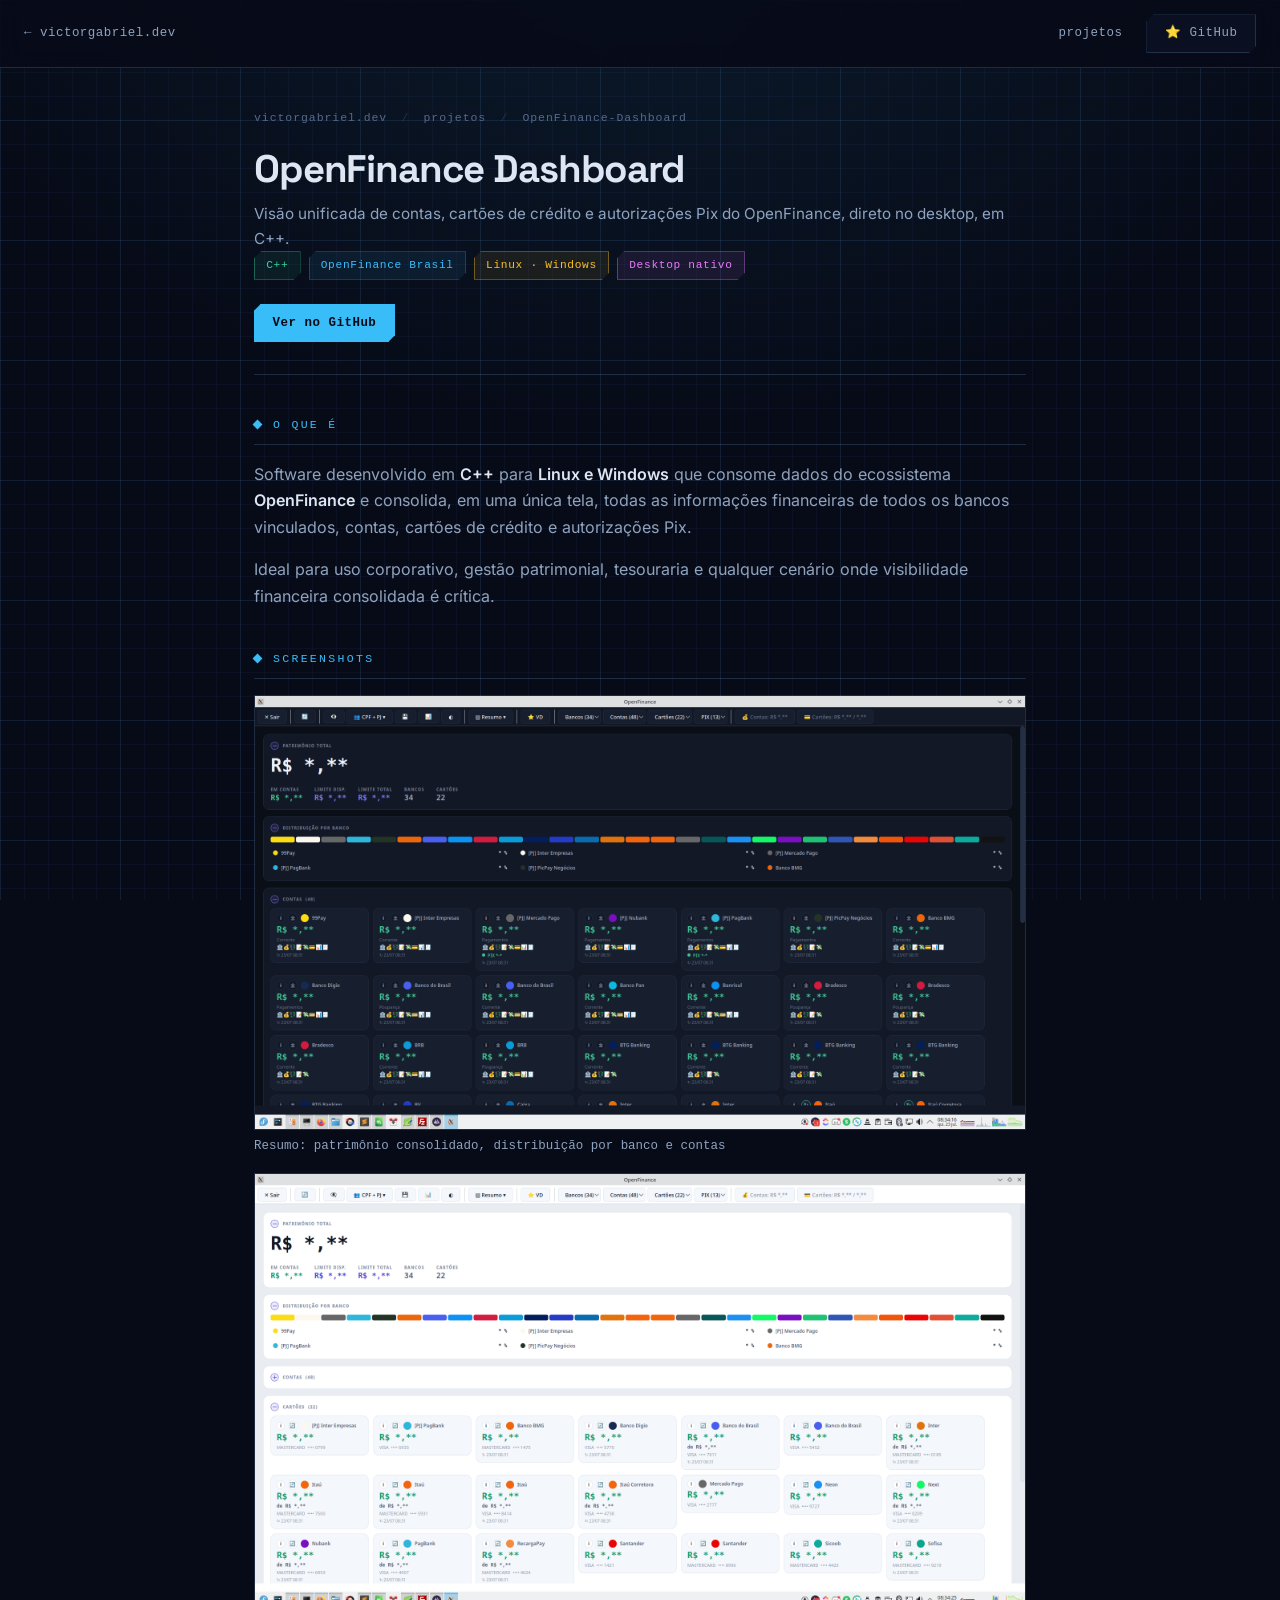
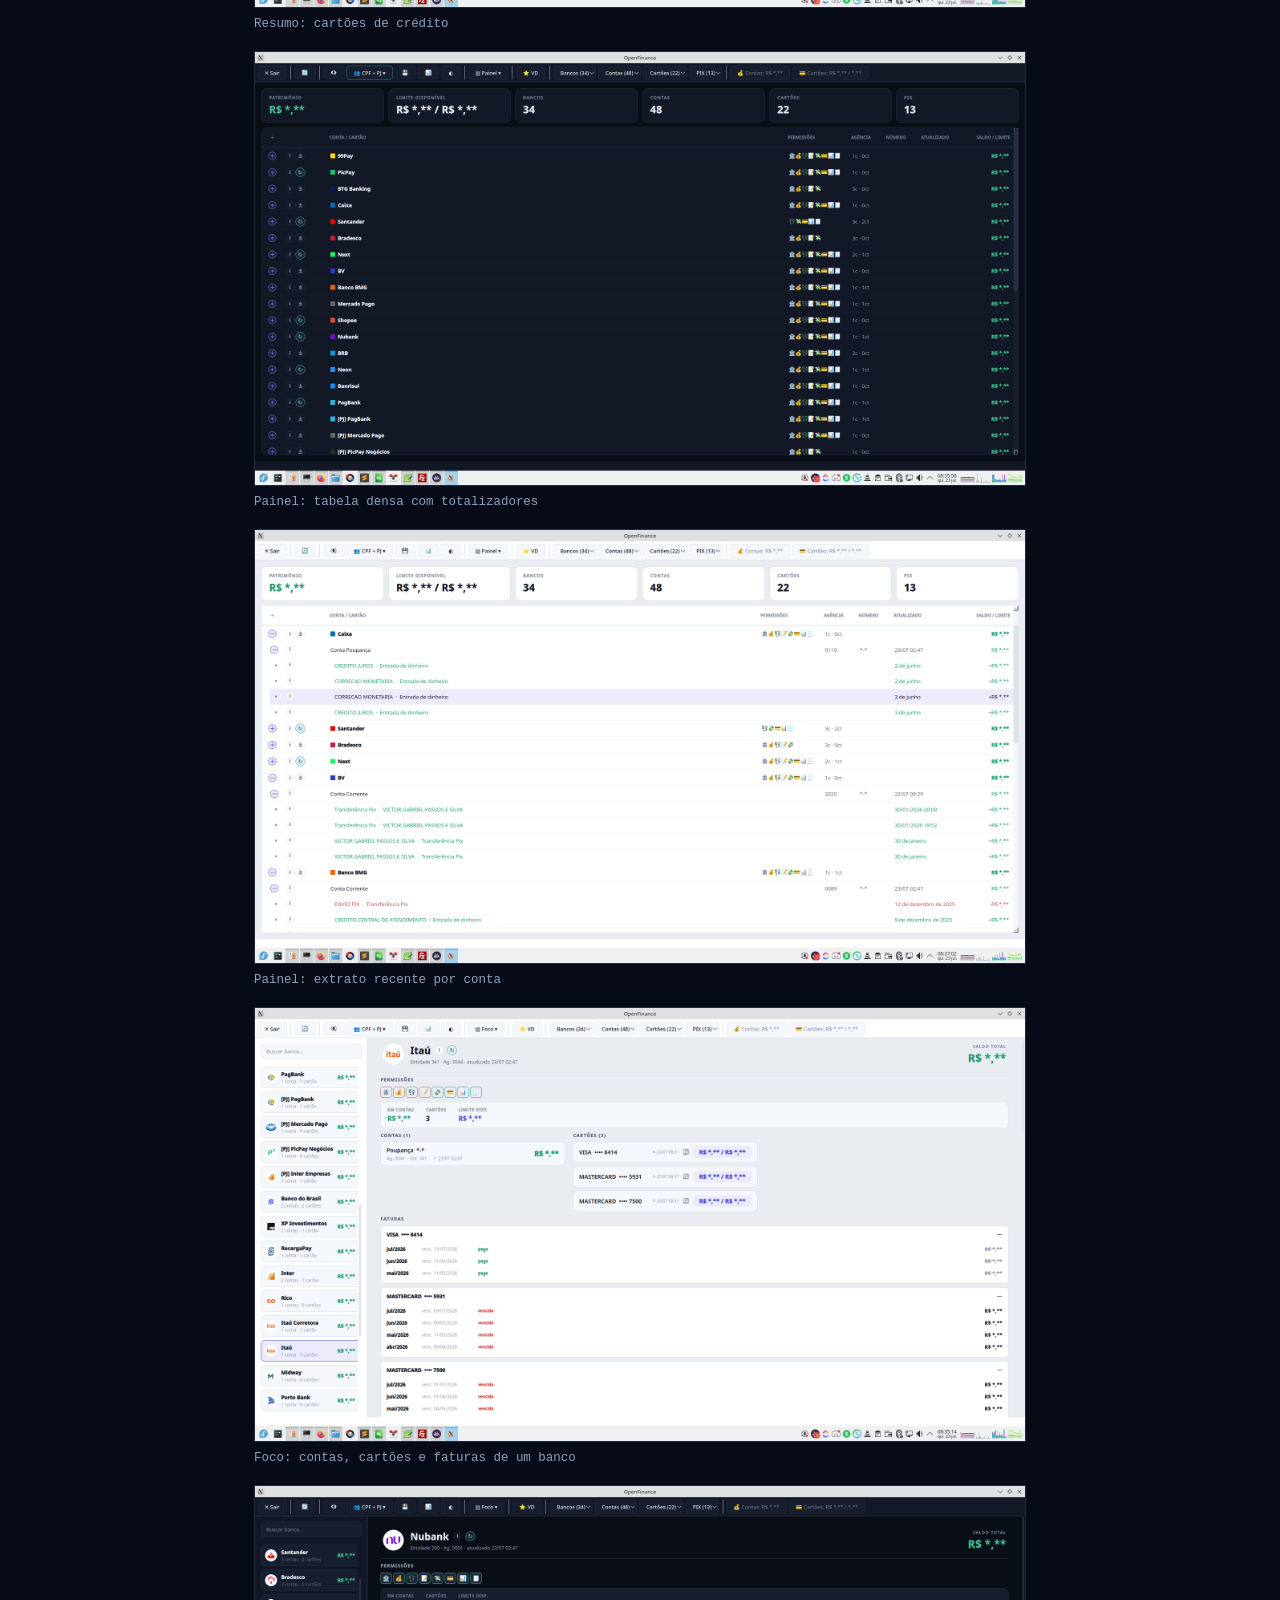
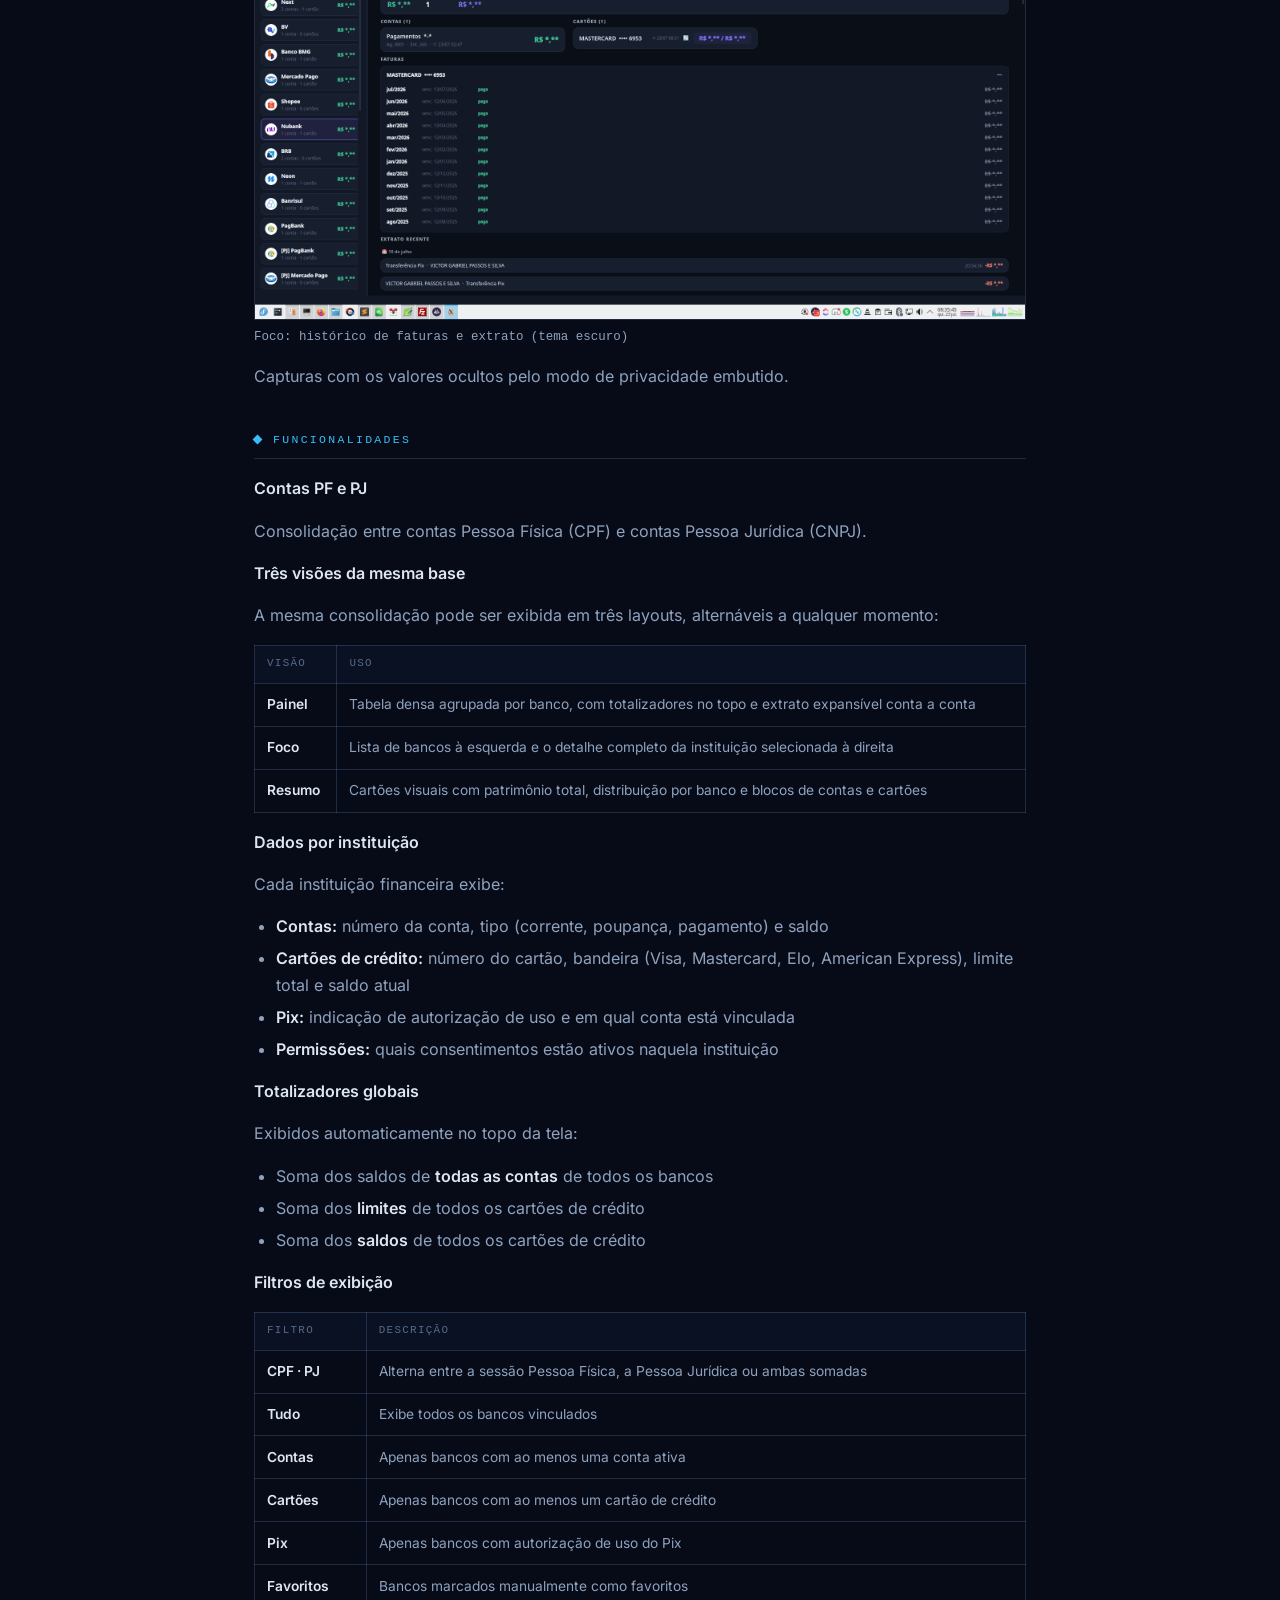
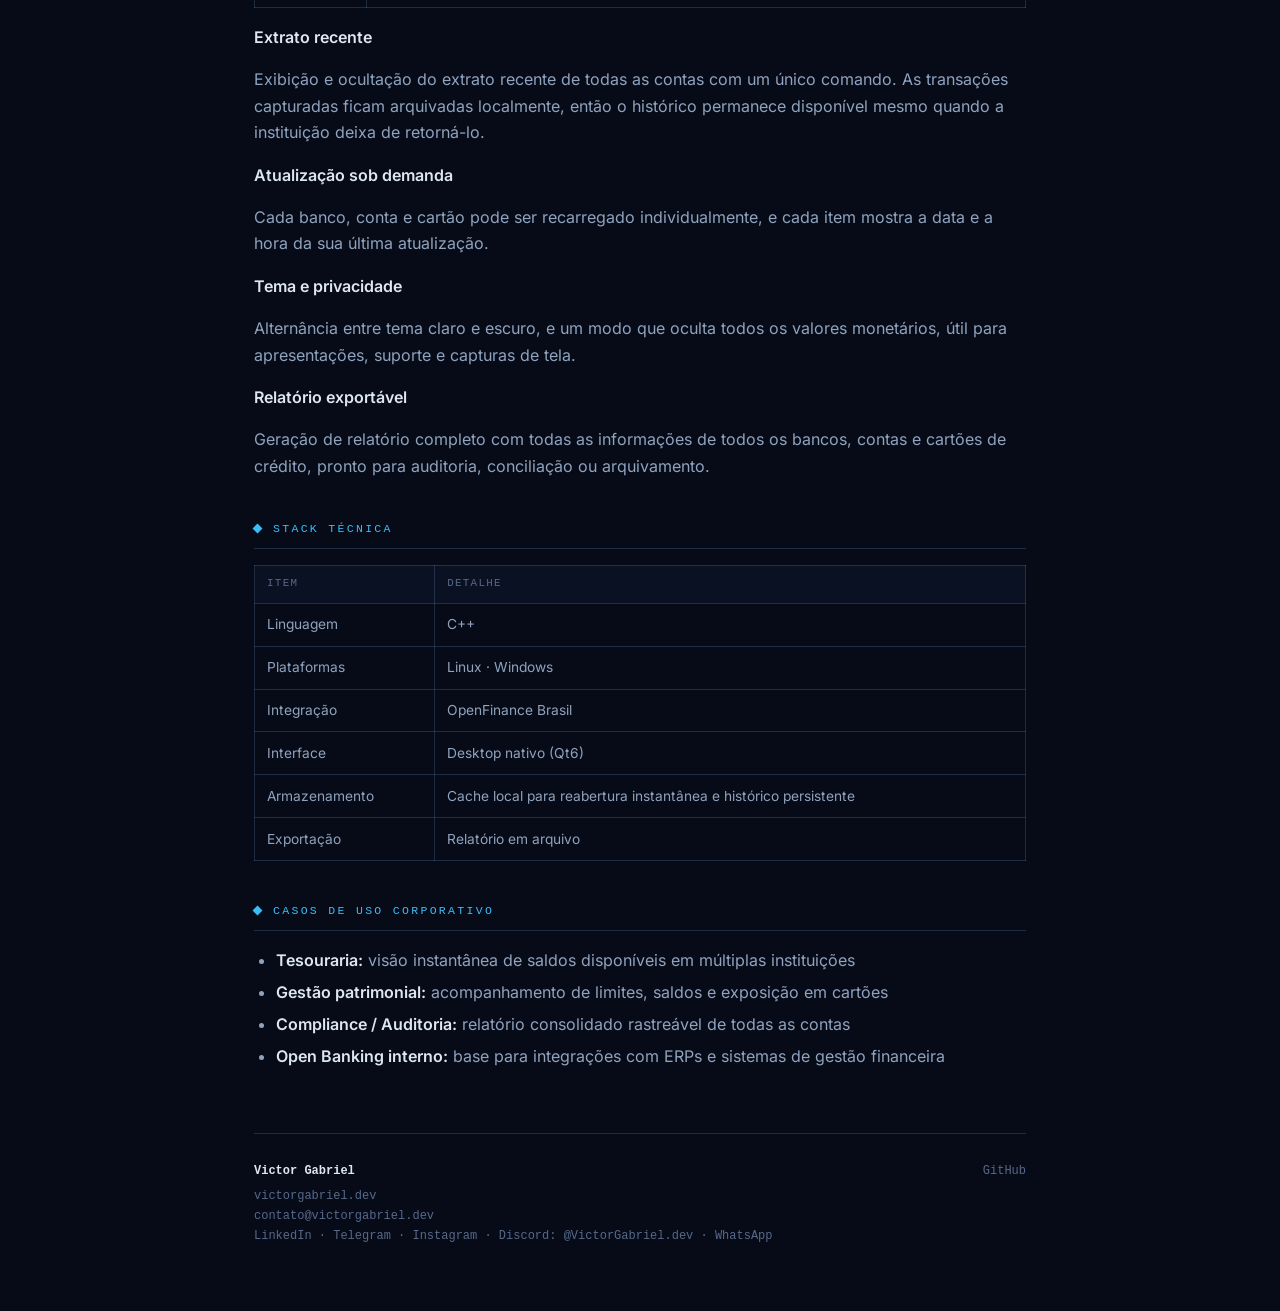
<file: projetos/OpenFinance-Dashboard/index.html>
<!DOCTYPE html>
<html lang="pt-BR">
<head>
  <meta charset="UTF-8">
  <meta name="viewport" content="width=device-width, initial-scale=1.0">

  <title>OpenFinance Dashboard · Consolidador Financeiro Multi-Banco | Victor Gabriel</title>
  <meta name="description" content="Software em C++ para Linux e Windows que consolida contas, cartões de crédito e autorizações Pix de todos os bancos vinculados via OpenFinance em uma única tela desktop.">
  <meta name="keywords" content="openfinance, open-banking, open-finance-brasil, consolidador-financeiro, multi-banco, gestao-financeira, cartao-de-credito, pix, linux, windows, c++, banking, financial-dashboard, Victor Gabriel Dev, Victor Gabriel Desenvolvedor, Victor Gabriel Python, Victor Gabriel Linux, Victor Gabriel IA, Victor Gabriel Software, Victor Gabriel Sistemas, Victor Gabriel Cibersegurança, Inovamind Dev">
  <meta name="author" content="Victor Gabriel">
  <meta name="robots" content="index, follow">
  <link rel="canonical" href="https://victorgabriel.dev/projetos/OpenFinance-Dashboard/">

  <meta property="og:type"        content="website">
  <meta property="og:url"         content="https://victorgabriel.dev/projetos/OpenFinance-Dashboard/">
  <meta property="og:title"       content="OpenFinance Dashboard · Consolidador Financeiro Multi-Banco">
  <meta property="og:description" content="Software em C++ que consolida contas, cartões de crédito e autorizações Pix de múltiplos bancos via OpenFinance em uma única tela desktop.">
  <meta property="og:image"       content="https://victorgabriel.dev/paz-amor-e-coding.jpg">
  <meta property="og:locale"      content="pt_BR">
  <meta property="og:site_name"   content="Victor Gabriel">

  <meta name="twitter:card"        content="summary">
  <meta name="twitter:title"       content="OpenFinance Dashboard · Consolidador Financeiro Multi-Banco">
  <meta name="twitter:description" content="Software em C++ que consolida contas, cartões de crédito e autorizações Pix de múltiplos bancos via OpenFinance em uma única tela desktop.">
  <meta name="twitter:image"       content="https://victorgabriel.dev/paz-amor-e-coding.jpg">

  <script type="application/ld+json">
  {
    "@context": "https://schema.org",
    "@type": "SoftwareApplication",
    "name": "OpenFinance Dashboard",
    "description": "Software em C++ para Linux e Windows que consolida contas, cartões de crédito e autorizações Pix de todos os bancos vinculados via OpenFinance em uma única tela desktop.",
    "applicationCategory": "FinanceApplication",
    "operatingSystem": "Linux, Windows",
    "programmingLanguage": "C++",
    "codeRepository": "https://github.com/VictorGabriel7Dev/OpenFinance-Dashboard",
    "author": {
      "@type": "Person",
      "name": "Victor Gabriel",
      "url": "https://victorgabriel.dev",
      "email": "contato@victorgabriel.dev"
    },
    "url": "https://victorgabriel.dev/projetos/OpenFinance-Dashboard/",
    "offers": {
      "@type": "Offer",
      "price": "0",
      "priceCurrency": "BRL"
    }
  }
  </script>

  <link rel="preload" href="/fonts/space-grotesk.woff2" as="font" type="font/woff2" crossorigin>
  <link rel="preload" href="/fonts/inter.woff2" as="font" type="font/woff2" crossorigin>
  <link rel="stylesheet" href="/css/site.css">
  <meta name="theme-color" content="#070B18">
  <meta name="color-scheme" content="dark">
</head>

<body>

  <nav>
    <a href="https://victorgabriel.dev">← victorgabriel.dev</a>
    <div class="nav-right">
      <a href="https://victorgabriel.dev/projetos/">projetos</a>
      <a href="https://github.com/VictorGabriel7Dev/OpenFinance-Dashboard" class="btn-gh">⭐ GitHub</a>
    </div>
  </nav>

  <div class="page">

    <header>
      <div class="breadcrumb">
        <a href="https://victorgabriel.dev">victorgabriel.dev</a>
        <span>/</span>
        <a href="https://victorgabriel.dev/projetos/">projetos</a>
        <span>/</span>
        OpenFinance-Dashboard
      </div>

      <h1>OpenFinance Dashboard</h1>
      <p class="tagline">Visão unificada de contas, cartões de crédito e autorizações Pix do OpenFinance, direto no desktop, em C++.</p>

      <div class="meta-badges">
        <span class="badge green">C++</span>
        <span class="badge cyan">OpenFinance Brasil</span>
        <span class="badge yellow">Linux · Windows</span>
        <span class="badge magenta">Desktop nativo</span>
      </div>

      <div class="header-links">
        <a href="https://github.com/VictorGabriel7Dev/OpenFinance-Dashboard" class="link-primary">Ver no GitHub</a>
      </div>
    </header>

    <div class="content">

      <section>
        <h2>O que é</h2>
        <p>
          Software desenvolvido em <strong>C++</strong> para <strong>Linux e Windows</strong> que consome dados do ecossistema
          <strong>OpenFinance</strong> e consolida, em uma única tela, todas as informações financeiras de todos os bancos vinculados,
          contas, cartões de crédito e autorizações Pix.
        </p>
        <p>
          Ideal para uso corporativo, gestão patrimonial, tesouraria e qualquer cenário onde visibilidade financeira consolidada é crítica.
        </p>
      </section>

      <section>
        <h2>Screenshots</h2>
        <div class="screenshots">
          <figure>
            <a href="OpenFinance-Dashboard-2026_07_23-08_34_16.png" target="_blank"><img src="OpenFinance-Dashboard-2026_07_23-08_34_16.png" alt="Visão Resumo: patrimônio total, distribuição por banco e grade de contas" loading="lazy" decoding="async" width="1920" height="1080"></a>
            <figcaption>Resumo: patrimônio consolidado, distribuição por banco e contas</figcaption>
          </figure>
          <figure>
            <a href="OpenFinance-Dashboard-2026_07_23-08_34_25.png" target="_blank"><img src="OpenFinance-Dashboard-2026_07_23-08_34_25.png" alt="Visão Resumo com a seção de cartões de crédito expandida, mostrando bandeira e final de cada cartão" loading="lazy" decoding="async" width="1920" height="1080"></a>
            <figcaption>Resumo: cartões de crédito</figcaption>
          </figure>
          <figure>
            <a href="OpenFinance-Dashboard-2026_07_23-08_35_58.png" target="_blank"><img src="OpenFinance-Dashboard-2026_07_23-08_35_58.png" alt="Visão Painel: tabela por banco com permissões, agência, última atualização e saldo/limite, com totalizadores no topo" loading="lazy" decoding="async" width="1920" height="1080"></a>
            <figcaption>Painel: tabela densa com totalizadores</figcaption>
          </figure>
          <figure>
            <a href="OpenFinance-Dashboard-2026_07_23-08_37_02.png" target="_blank"><img src="OpenFinance-Dashboard-2026_07_23-08_37_02.png" alt="Visão Painel expandida em árvore, com os lançamentos do extrato de cada conta" loading="lazy" decoding="async" width="1920" height="1080"></a>
            <figcaption>Painel: extrato recente por conta</figcaption>
          </figure>
          <figure>
            <a href="OpenFinance-Dashboard-2026_07_23-08_35_14.png" target="_blank"><img src="OpenFinance-Dashboard-2026_07_23-08_35_14.png" alt="Visão Foco: detalhe de um banco com permissões, contas, cartões e histórico de faturas por vencimento" loading="lazy" decoding="async" width="1920" height="1080"></a>
            <figcaption>Foco: contas, cartões e faturas de um banco</figcaption>
          </figure>
          <figure>
            <a href="OpenFinance-Dashboard-2026_07_23-08_35_45.png" target="_blank"><img src="OpenFinance-Dashboard-2026_07_23-08_35_45.png" alt="Visão Foco em tema escuro, com histórico de faturas pagas e extrato recente" loading="lazy" decoding="async" width="1920" height="1080"></a>
            <figcaption>Foco: histórico de faturas e extrato (tema escuro)</figcaption>
          </figure>
        </div>
        <p>Capturas com os valores ocultos pelo modo de privacidade embutido.</p>
      </section>

      <section>
        <h2>Funcionalidades</h2>

        <p><strong>Contas PF e PJ</strong></p>
        <p>Consolidação entre contas Pessoa Física (CPF) e contas Pessoa Jurídica (CNPJ).</p>

        <p><strong>Três visões da mesma base</strong></p>
        <p>A mesma consolidação pode ser exibida em três layouts, alternáveis a qualquer momento:</p>
        <table>
          <thead>
            <tr><th>Visão</th><th>Uso</th></tr>
          </thead>
          <tbody>
            <tr><td><strong>Painel</strong></td><td>Tabela densa agrupada por banco, com totalizadores no topo e extrato expansível conta a conta</td></tr>
            <tr><td><strong>Foco</strong></td><td>Lista de bancos à esquerda e o detalhe completo da instituição selecionada à direita</td></tr>
            <tr><td><strong>Resumo</strong></td><td>Cartões visuais com patrimônio total, distribuição por banco e blocos de contas e cartões</td></tr>
          </tbody>
        </table>

        <p><strong>Dados por instituição</strong></p>
        <p>Cada instituição financeira exibe:</p>
        <ul>
          <li><strong>Contas:</strong> número da conta, tipo (corrente, poupança, pagamento) e saldo</li>
          <li><strong>Cartões de crédito:</strong> número do cartão, bandeira (Visa, Mastercard, Elo, American Express), limite total e saldo atual</li>
          <li><strong>Pix:</strong> indicação de autorização de uso e em qual conta está vinculada</li>
          <li><strong>Permissões:</strong> quais consentimentos estão ativos naquela instituição</li>
        </ul>

        <p><strong>Totalizadores globais</strong></p>
        <p>Exibidos automaticamente no topo da tela:</p>
        <ul>
          <li>Soma dos saldos de <strong>todas as contas</strong> de todos os bancos</li>
          <li>Soma dos <strong>limites</strong> de todos os cartões de crédito</li>
          <li>Soma dos <strong>saldos</strong> de todos os cartões de crédito</li>
        </ul>

        <p><strong>Filtros de exibição</strong></p>
        <table>
          <thead>
            <tr><th>Filtro</th><th>Descrição</th></tr>
          </thead>
          <tbody>
            <tr><td><strong>CPF · PJ</strong></td><td>Alterna entre a sessão Pessoa Física, a Pessoa Jurídica ou ambas somadas</td></tr>
            <tr><td><strong>Tudo</strong></td><td>Exibe todos os bancos vinculados</td></tr>
            <tr><td><strong>Contas</strong></td><td>Apenas bancos com ao menos uma conta ativa</td></tr>
            <tr><td><strong>Cartões</strong></td><td>Apenas bancos com ao menos um cartão de crédito</td></tr>
            <tr><td><strong>Pix</strong></td><td>Apenas bancos com autorização de uso do Pix</td></tr>
            <tr><td><strong>Favoritos</strong></td><td>Bancos marcados manualmente como favoritos</td></tr>
          </tbody>
        </table>

        <p><strong>Extrato recente</strong></p>
        <p>Exibição e ocultação do extrato recente de todas as contas com um único comando. As transações capturadas ficam arquivadas localmente, então o histórico permanece disponível mesmo quando a instituição deixa de retorná-lo.</p>

        <p><strong>Atualização sob demanda</strong></p>
        <p>Cada banco, conta e cartão pode ser recarregado individualmente, e cada item mostra a data e a hora da sua última atualização.</p>

        <p><strong>Tema e privacidade</strong></p>
        <p>Alternância entre tema claro e escuro, e um modo que oculta todos os valores monetários, útil para apresentações, suporte e capturas de tela.</p>

        <p><strong>Relatório exportável</strong></p>
        <p>Geração de relatório completo com todas as informações de todos os bancos, contas e cartões de crédito, pronto para auditoria, conciliação ou arquivamento.</p>
      </section>

      <section>
        <h2>Stack técnica</h2>
        <table>
          <thead>
            <tr><th>Item</th><th>Detalhe</th></tr>
          </thead>
          <tbody>
            <tr><td>Linguagem</td><td>C++</td></tr>
            <tr><td>Plataformas</td><td>Linux · Windows</td></tr>
            <tr><td>Integração</td><td>OpenFinance Brasil</td></tr>
            <tr><td>Interface</td><td>Desktop nativo (Qt6)</td></tr>
            <tr><td>Armazenamento</td><td>Cache local para reabertura instantânea e histórico persistente</td></tr>
            <tr><td>Exportação</td><td>Relatório em arquivo</td></tr>
          </tbody>
        </table>
      </section>

      <section>
        <h2>Casos de uso corporativo</h2>
        <ul>
          <li><strong>Tesouraria:</strong> visão instantânea de saldos disponíveis em múltiplas instituições</li>
          <li><strong>Gestão patrimonial:</strong> acompanhamento de limites, saldos e exposição em cartões</li>
          <li><strong>Compliance / Auditoria:</strong> relatório consolidado rastreável de todas as contas</li>
          <li><strong>Open Banking interno:</strong> base para integrações com ERPs e sistemas de gestão financeira</li>
        </ul>
      </section>

    </div>

    <footer>
      <div class="footer-author">
        <strong>Victor Gabriel</strong>
        <a href="https://victorgabriel.dev">victorgabriel.dev</a><br>
        <a href="mailto:contato@victorgabriel.dev">contato@victorgabriel.dev</a><br>
        <a href="https://www.linkedin.com/in/victorgabriel-dev">LinkedIn</a> · <a href="https://t.me/VictorGabriel_Dev">Telegram</a> · <a href="https://www.instagram.com/VictorGabriel_Dev">Instagram</a> · Discord: <a href="https://discord.com/users/1481407654458036265">@VictorGabriel.dev</a> · <a href="https://wa.me/@VictorGabriel_Dev">WhatsApp</a><br>
      </div>
      <div class="footer-right">
        <a href="https://github.com/VictorGabriel7Dev/OpenFinance-Dashboard">GitHub</a><br>
      </div>
    </footer>

  </div>

</body>
</html>
</file>
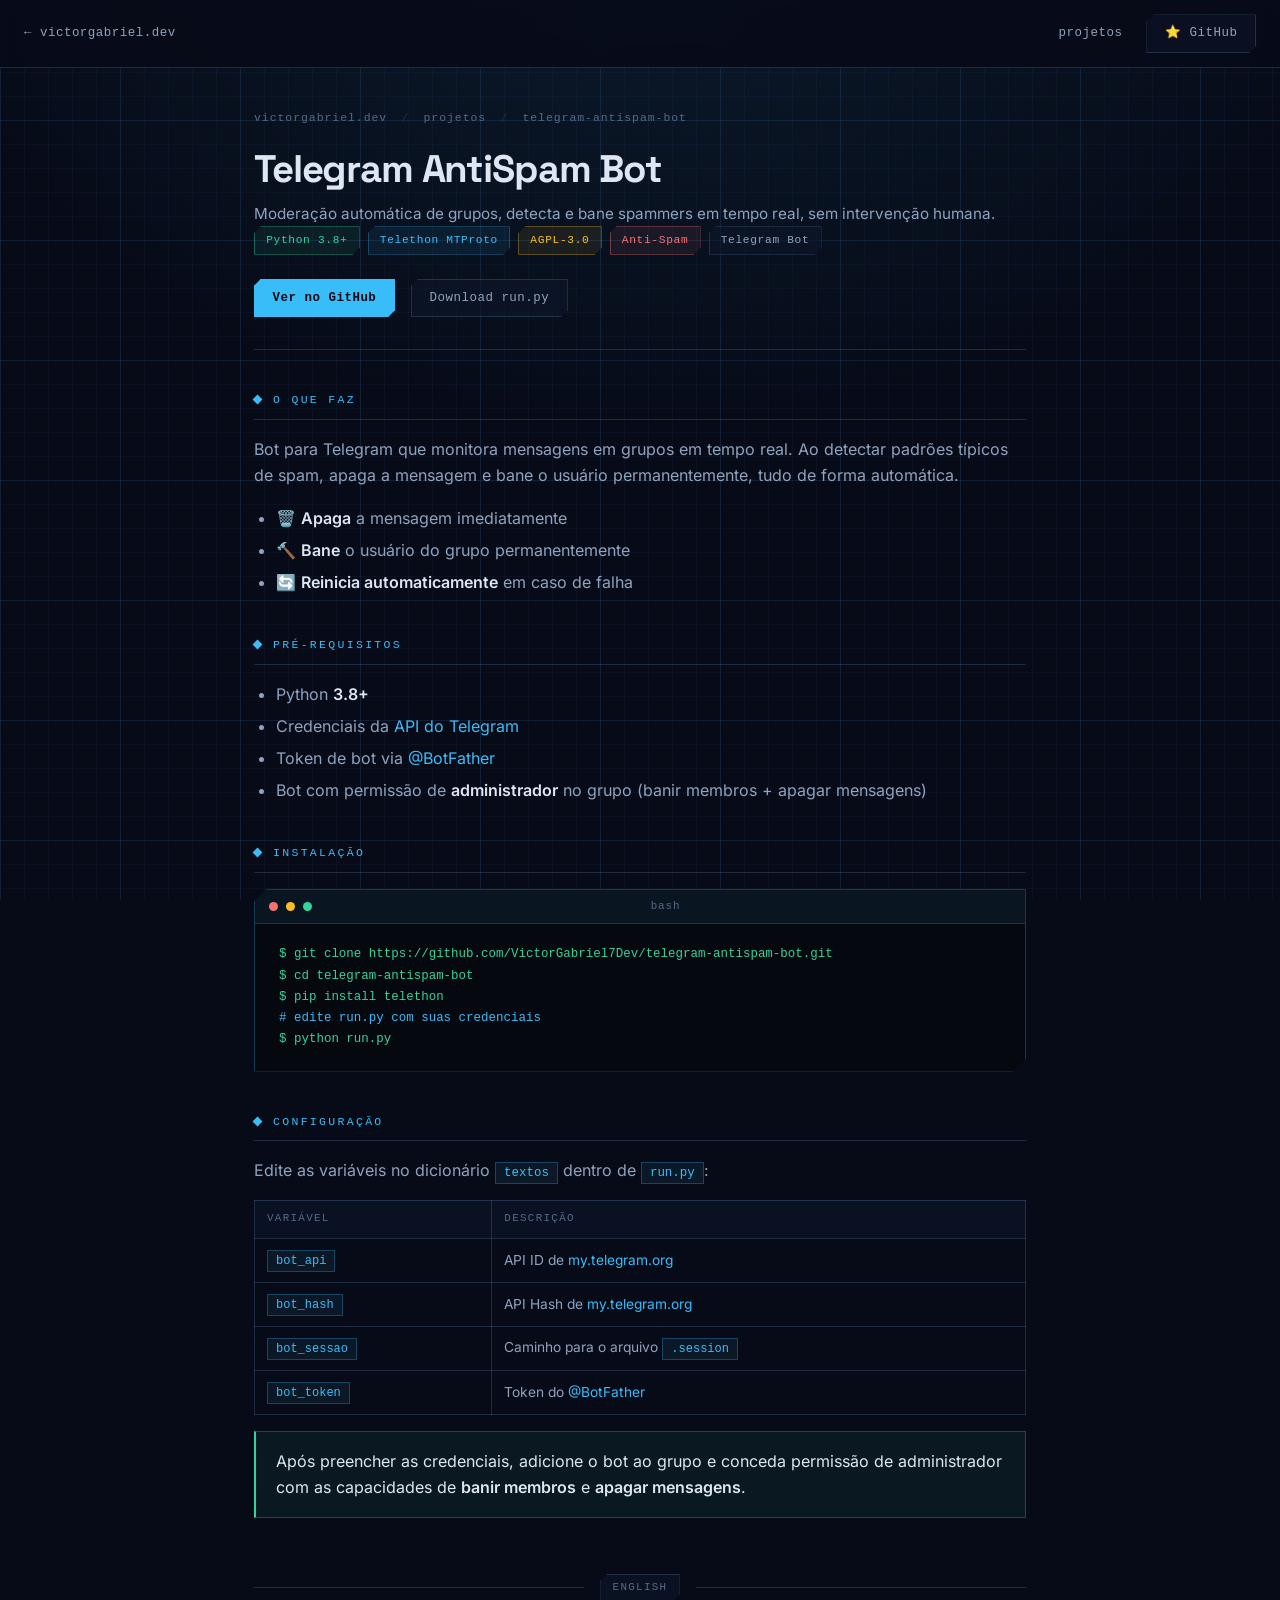
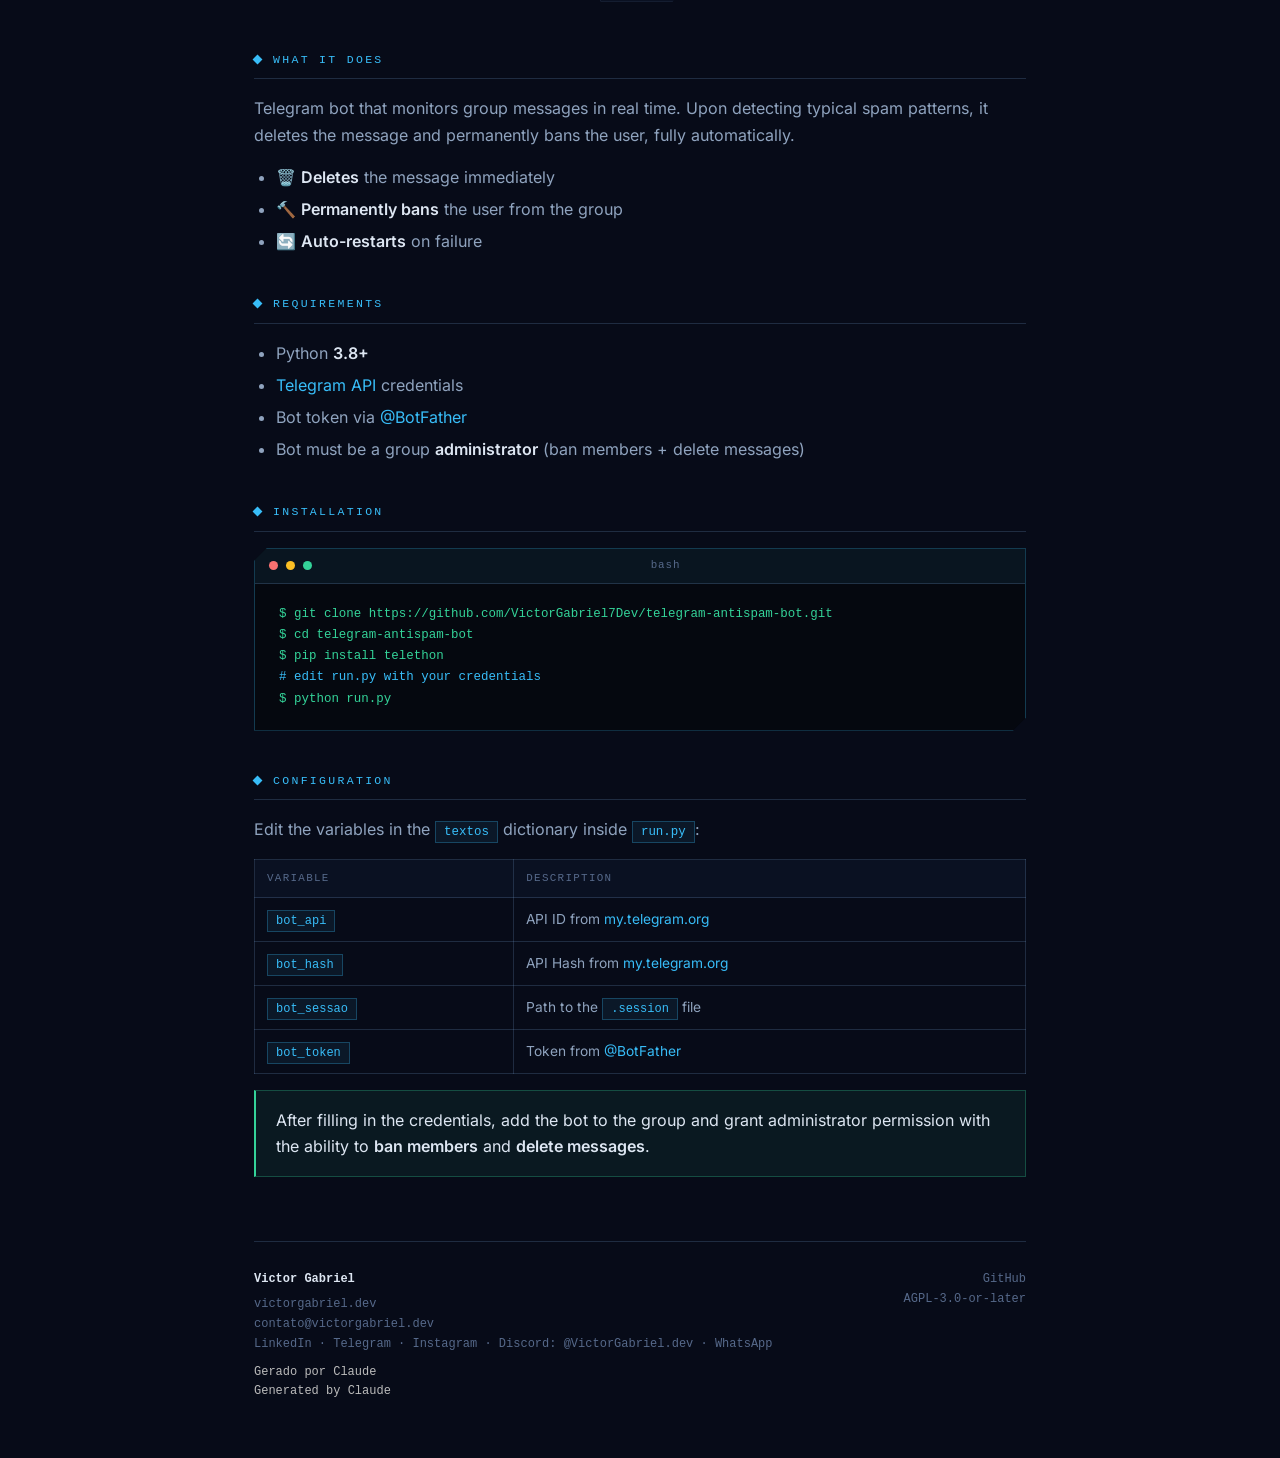
<file: projetos/telegram-antispam-bot/index.html>
<!DOCTYPE html>
<html lang="pt-BR">
<head>
  <meta charset="UTF-8">
  <meta name="viewport" content="width=device-width, initial-scale=1.0">

  <title>Telegram AntiSpam Bot · Moderação automática de grupos | Victor Gabriel</title>
  <meta name="description" content="Bot para Telegram que detecta e bane automaticamente usuários que enviam spam em grupos. Desenvolvido com Telethon (MTProto), sem dependências externas além da biblioteca.">
  <meta name="keywords" content="Telegram bot, anti-spam, moderação Telegram, ban automático, Telethon, Python bot, spam vietnamita, grupo Telegram, bot moderação, Victor Gabriel Dev, Victor Gabriel Desenvolvedor, Victor Gabriel Python, Victor Gabriel Linux, Victor Gabriel IA, Victor Gabriel Software, Victor Gabriel Sistemas, Victor Gabriel Cibersegurança, Inovamind Dev">
  <meta name="author" content="Victor Gabriel">
  <meta name="robots" content="index, follow">
  <link rel="canonical" href="https://victorgabriel.dev/projetos/telegram-antispam-bot/">

  <meta property="og:type"        content="website">
  <meta property="og:url"         content="https://victorgabriel.dev/projetos/telegram-antispam-bot/">
  <meta property="og:title"       content="Telegram AntiSpam Bot · Moderação automática de grupos">
  <meta property="og:description" content="Bot que detecta e bane automaticamente spammers em grupos do Telegram. Sem intervenção humana, sem dependências externas.">
  <meta property="og:image"       content="https://victorgabriel.dev/paz-amor-e-coding.jpg">
  <meta property="og:locale"      content="pt_BR">
  <meta property="og:site_name"   content="Victor Gabriel">

  <meta name="twitter:card"        content="summary">
  <meta name="twitter:title"       content="Telegram AntiSpam Bot · Moderação automática de grupos">
  <meta name="twitter:description" content="Bot Python com Telethon que detecta e bane spammers em grupos do Telegram em tempo real.">
  <meta name="twitter:image"       content="https://victorgabriel.dev/paz-amor-e-coding.jpg">

  <script type="application/ld+json">
  {
    "@context": "https://schema.org",
    "@type": "SoftwareApplication",
    "name": "Telegram AntiSpam Bot",
    "description": "Bot para Telegram que detecta e bane automaticamente usuários que enviam spam em grupos.",
    "applicationCategory": "UtilitiesApplication",
    "operatingSystem": "Linux, Windows, macOS",
    "programmingLanguage": "Python",
    "codeRepository": "https://github.com/VictorGabriel7Dev/telegram-antispam-bot",
    "author": {
      "@type": "Person",
      "name": "Victor Gabriel",
      "url": "https://victorgabriel.dev",
      "email": "contato@victorgabriel.dev"
    },
    "license": "https://www.gnu.org/licenses/agpl-3.0.html",
    "version": "1.04",
    "url": "https://victorgabriel.dev/projetos/telegram-antispam-bot/",
    "offers": {
      "@type": "Offer",
      "price": "0",
      "priceCurrency": "BRL"
    }
  }
  </script>

  <link rel="preload" href="/fonts/space-grotesk.woff2" as="font" type="font/woff2" crossorigin>
  <link rel="preload" href="/fonts/inter.woff2" as="font" type="font/woff2" crossorigin>
  <link rel="stylesheet" href="/css/site.css">
  <meta name="theme-color" content="#070B18">
  <meta name="color-scheme" content="dark">
</head>

<body>

  <nav>
    <a href="https://victorgabriel.dev">← victorgabriel.dev</a>
    <div class="nav-right">
      <a href="https://victorgabriel.dev/projetos/">projetos</a>
      <a href="https://github.com/VictorGabriel7Dev/telegram-antispam-bot" class="btn-gh">⭐ GitHub</a>
    </div>
  </nav>

  <div class="page">

    <header>
      <div class="breadcrumb">
        <a href="https://victorgabriel.dev">victorgabriel.dev</a>
        <span>/</span>
        <a href="https://victorgabriel.dev/projetos/">projetos</a>
        <span>/</span>
        telegram-antispam-bot
      </div>

      <h1>Telegram AntiSpam Bot</h1>
      <p class="tagline">Moderação automática de grupos, detecta e bane spammers em tempo real, sem intervenção humana.</p>

      <div class="meta-badges">
        <span class="badge green">Python 3.8+</span>
        <span class="badge cyan">Telethon MTProto</span>
        <span class="badge yellow">AGPL-3.0</span>
        <span class="badge red">Anti-Spam</span>
        <span class="badge">Telegram Bot</span>
      </div>

      <div class="header-links">
        <a href="https://github.com/VictorGabriel7Dev/telegram-antispam-bot" class="link-primary">Ver no GitHub</a>
        <a href="https://github.com/VictorGabriel7Dev/telegram-antispam-bot/raw/main/run.py" class="link-secondary" target="_blank">Download run.py</a>
      </div>
    </header>

    <div class="content">

      <section>
        <h2>O que faz</h2>
        <p>
          Bot para Telegram que monitora mensagens em grupos em tempo real.
          Ao detectar padrões típicos de spam, apaga a mensagem e bane o usuário permanentemente, tudo de forma automática.
        </p>
        <ul>
          <li>🗑️ <strong>Apaga</strong> a mensagem imediatamente</li>
          <li>🔨 <strong>Bane</strong> o usuário do grupo permanentemente</li>
          <li>🔄 <strong>Reinicia automaticamente</strong> em caso de falha</li>
        </ul>
      </section>

      <section>
        <h2>Pré-requisitos</h2>
        <ul>
          <li>Python <strong>3.8+</strong></li>
          <li>Credenciais da <a href="https://my.telegram.org/apps">API do Telegram</a></li>
          <li>Token de bot via <a href="https://t.me/BotFather">@BotFather</a></li>
          <li>Bot com permissão de <strong>administrador</strong> no grupo (banir membros + apagar mensagens)</li>
        </ul>
      </section>

      <section>
        <h2>Instalação</h2>
        <div class="terminal">
          <div class="terminal-bar">
            <div class="dot dot-r"></div>
            <div class="dot dot-y"></div>
            <div class="dot dot-g"></div>
            <span class="terminal-title">bash</span>
          </div>
          <pre><span class="t-cmd">$ git clone https://github.com/VictorGabriel7Dev/telegram-antispam-bot.git</span>
<span class="t-cmd">$ cd telegram-antispam-bot</span>
<span class="t-cmd">$ pip install telethon</span>
<span class="t-info"># edite run.py com suas credenciais</span>
<span class="t-cmd">$ python run.py</span></pre>
        </div>
      </section>

      <section>
        <h2>Configuração</h2>
        <p>Edite as variáveis no dicionário <code>textos</code> dentro de <code>run.py</code>:</p>
        <div class="table-wrap">
          <table>
            <thead>
              <tr>
                <th>Variável</th>
                <th>Descrição</th>
              </tr>
            </thead>
            <tbody>
              <tr>
                <td><code>bot_api</code></td>
                <td>API ID de <a href="https://my.telegram.org/apps">my.telegram.org</a></td>
              </tr>
              <tr>
                <td><code>bot_hash</code></td>
                <td>API Hash de <a href="https://my.telegram.org/apps">my.telegram.org</a></td>
              </tr>
              <tr>
                <td><code>bot_sessao</code></td>
                <td>Caminho para o arquivo <code>.session</code></td>
              </tr>
              <tr>
                <td><code>bot_token</code></td>
                <td>Token do <a href="https://t.me/BotFather">@BotFather</a></td>
              </tr>
            </tbody>
          </table>
        </div>
        <div class="callout">
          Após preencher as credenciais, adicione o bot ao grupo e conceda permissão de administrador com as capacidades de <strong>banir membros</strong> e <strong>apagar mensagens</strong>.
        </div>
      </section>

      <div class="lang-divider"><span>English</span></div>

      <section>
        <h2>What it does</h2>
        <p>
          Telegram bot that monitors group messages in real time.
          Upon detecting typical spam patterns, it deletes the message and permanently bans the user, fully automatically.
        </p>
        <ul>
          <li>🗑️ <strong>Deletes</strong> the message immediately</li>
          <li>🔨 <strong>Permanently bans</strong> the user from the group</li>
          <li>🔄 <strong>Auto-restarts</strong> on failure</li>
        </ul>
      </section>

      <section>
        <h2>Requirements</h2>
        <ul>
          <li>Python <strong>3.8+</strong></li>
          <li><a href="https://my.telegram.org/apps">Telegram API</a> credentials</li>
          <li>Bot token via <a href="https://t.me/BotFather">@BotFather</a></li>
          <li>Bot must be a group <strong>administrator</strong> (ban members + delete messages)</li>
        </ul>
      </section>

      <section>
        <h2>Installation</h2>
        <div class="terminal">
          <div class="terminal-bar">
            <div class="dot dot-r"></div>
            <div class="dot dot-y"></div>
            <div class="dot dot-g"></div>
            <span class="terminal-title">bash</span>
          </div>
          <pre><span class="t-cmd">$ git clone https://github.com/VictorGabriel7Dev/telegram-antispam-bot.git</span>
<span class="t-cmd">$ cd telegram-antispam-bot</span>
<span class="t-cmd">$ pip install telethon</span>
<span class="t-info"># edit run.py with your credentials</span>
<span class="t-cmd">$ python run.py</span></pre>
        </div>
      </section>

      <section>
        <h2>Configuration</h2>
        <p>Edit the variables in the <code>textos</code> dictionary inside <code>run.py</code>:</p>
        <div class="table-wrap">
          <table>
            <thead>
              <tr>
                <th>Variable</th>
                <th>Description</th>
              </tr>
            </thead>
            <tbody>
              <tr>
                <td><code>bot_api</code></td>
                <td>API ID from <a href="https://my.telegram.org/apps">my.telegram.org</a></td>
              </tr>
              <tr>
                <td><code>bot_hash</code></td>
                <td>API Hash from <a href="https://my.telegram.org/apps">my.telegram.org</a></td>
              </tr>
              <tr>
                <td><code>bot_sessao</code></td>
                <td>Path to the <code>.session</code> file</td>
              </tr>
              <tr>
                <td><code>bot_token</code></td>
                <td>Token from <a href="https://t.me/BotFather">@BotFather</a></td>
              </tr>
            </tbody>
          </table>
        </div>
        <div class="callout">
          After filling in the credentials, add the bot to the group and grant administrator permission with the ability to <strong>ban members</strong> and <strong>delete messages</strong>.
        </div>
      </section>

    </div>

    <footer>
      <div class="footer-author">
        <strong>Victor Gabriel</strong>
        <a href="https://victorgabriel.dev">victorgabriel.dev</a><br>
        <a href="mailto:contato@victorgabriel.dev">contato@victorgabriel.dev</a><br>
        <a href="https://www.linkedin.com/in/victorgabriel-dev">LinkedIn</a> · <a href="https://t.me/VictorGabriel_Dev">Telegram</a> · <a href="https://www.instagram.com/VictorGabriel_Dev">Instagram</a> · Discord: <a href="https://discord.com/users/1481407654458036265">@VictorGabriel.dev</a> · <a href="https://wa.me/@VictorGabriel_Dev">WhatsApp</a><br>
        <span style="color:#bbb;margin-top:.5rem;display:block">Gerado por <a href="https://claude.ai" style="color:#bbb">Claude</a><br>
        Generated by <a href="https://claude.ai" style="color:#bbb">Claude</a></span>
      </div>
      <div class="footer-right">
        <a href="https://github.com/VictorGabriel7Dev/telegram-antispam-bot">GitHub</a><br>
        <a href="https://www.gnu.org/licenses/agpl-3.0.html">AGPL-3.0-or-later</a>
      </div>
    </footer>

  </div>

</body>
</html>
</file>
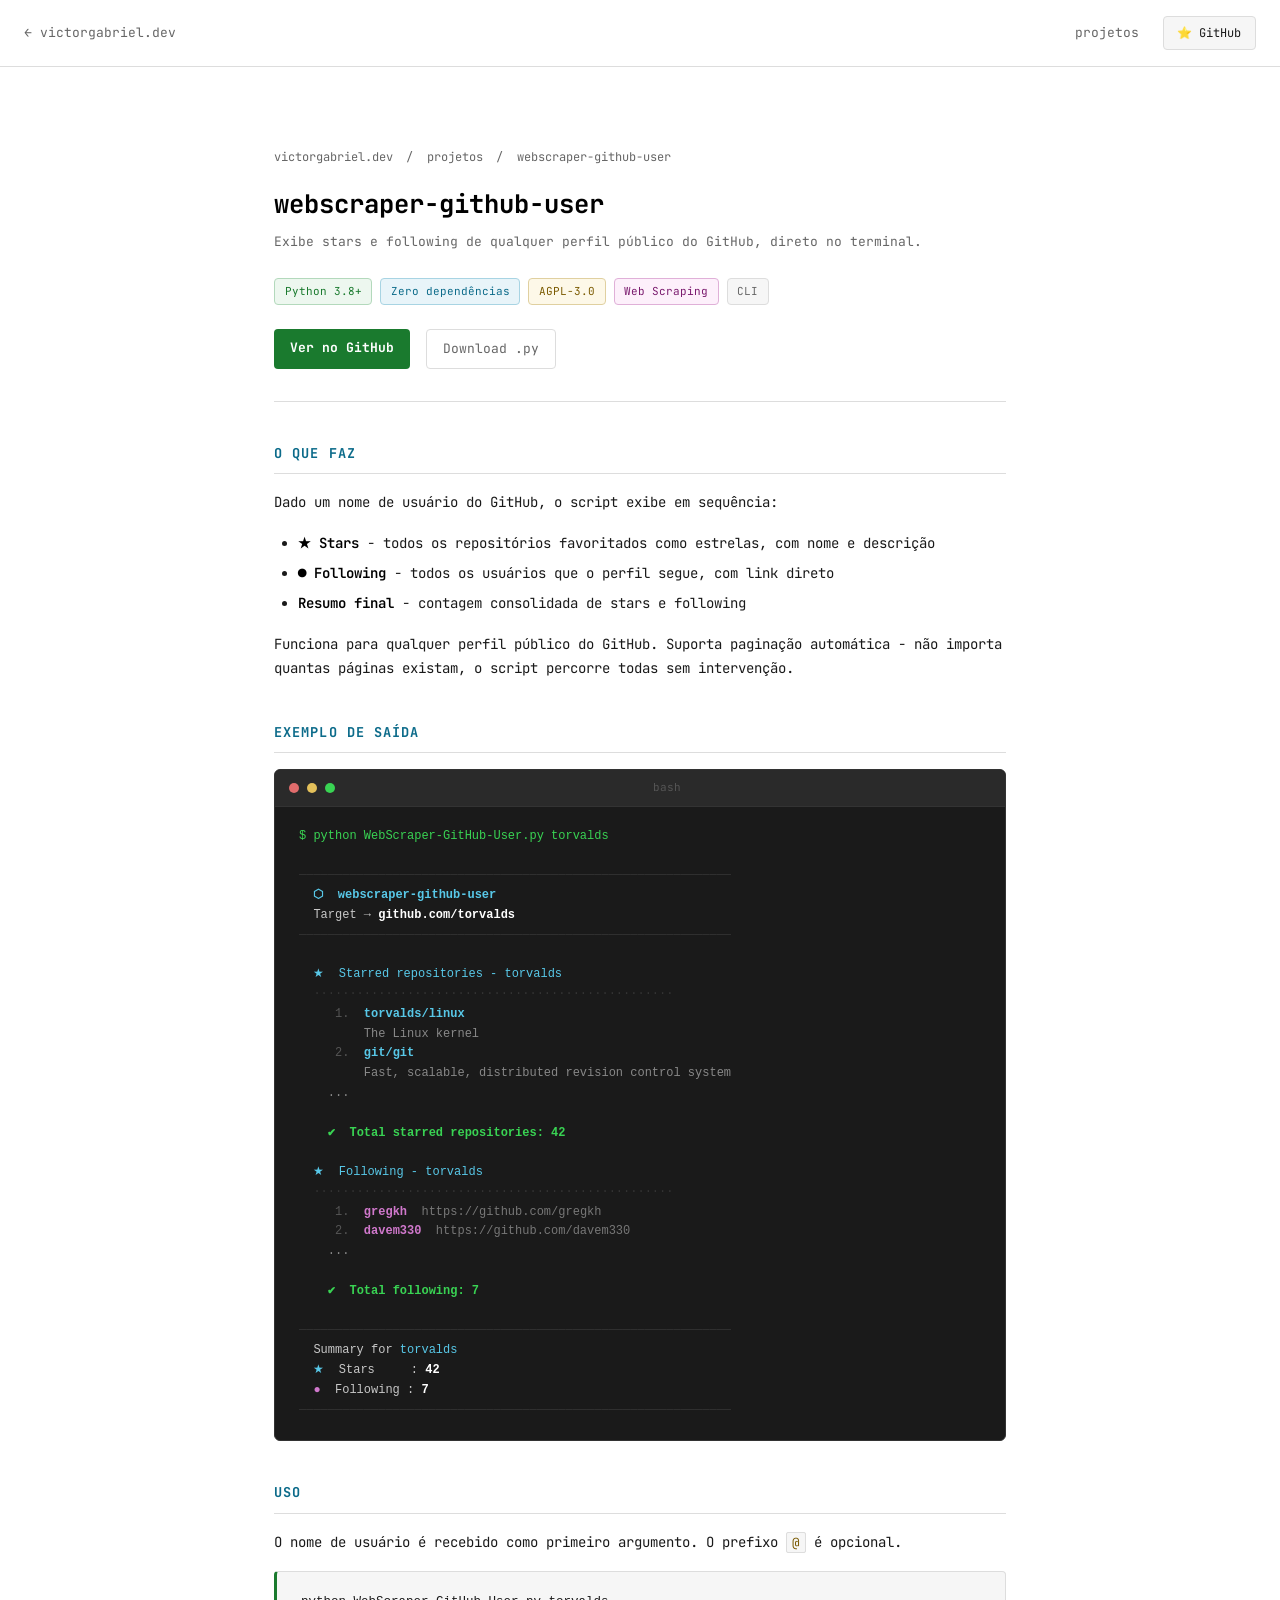
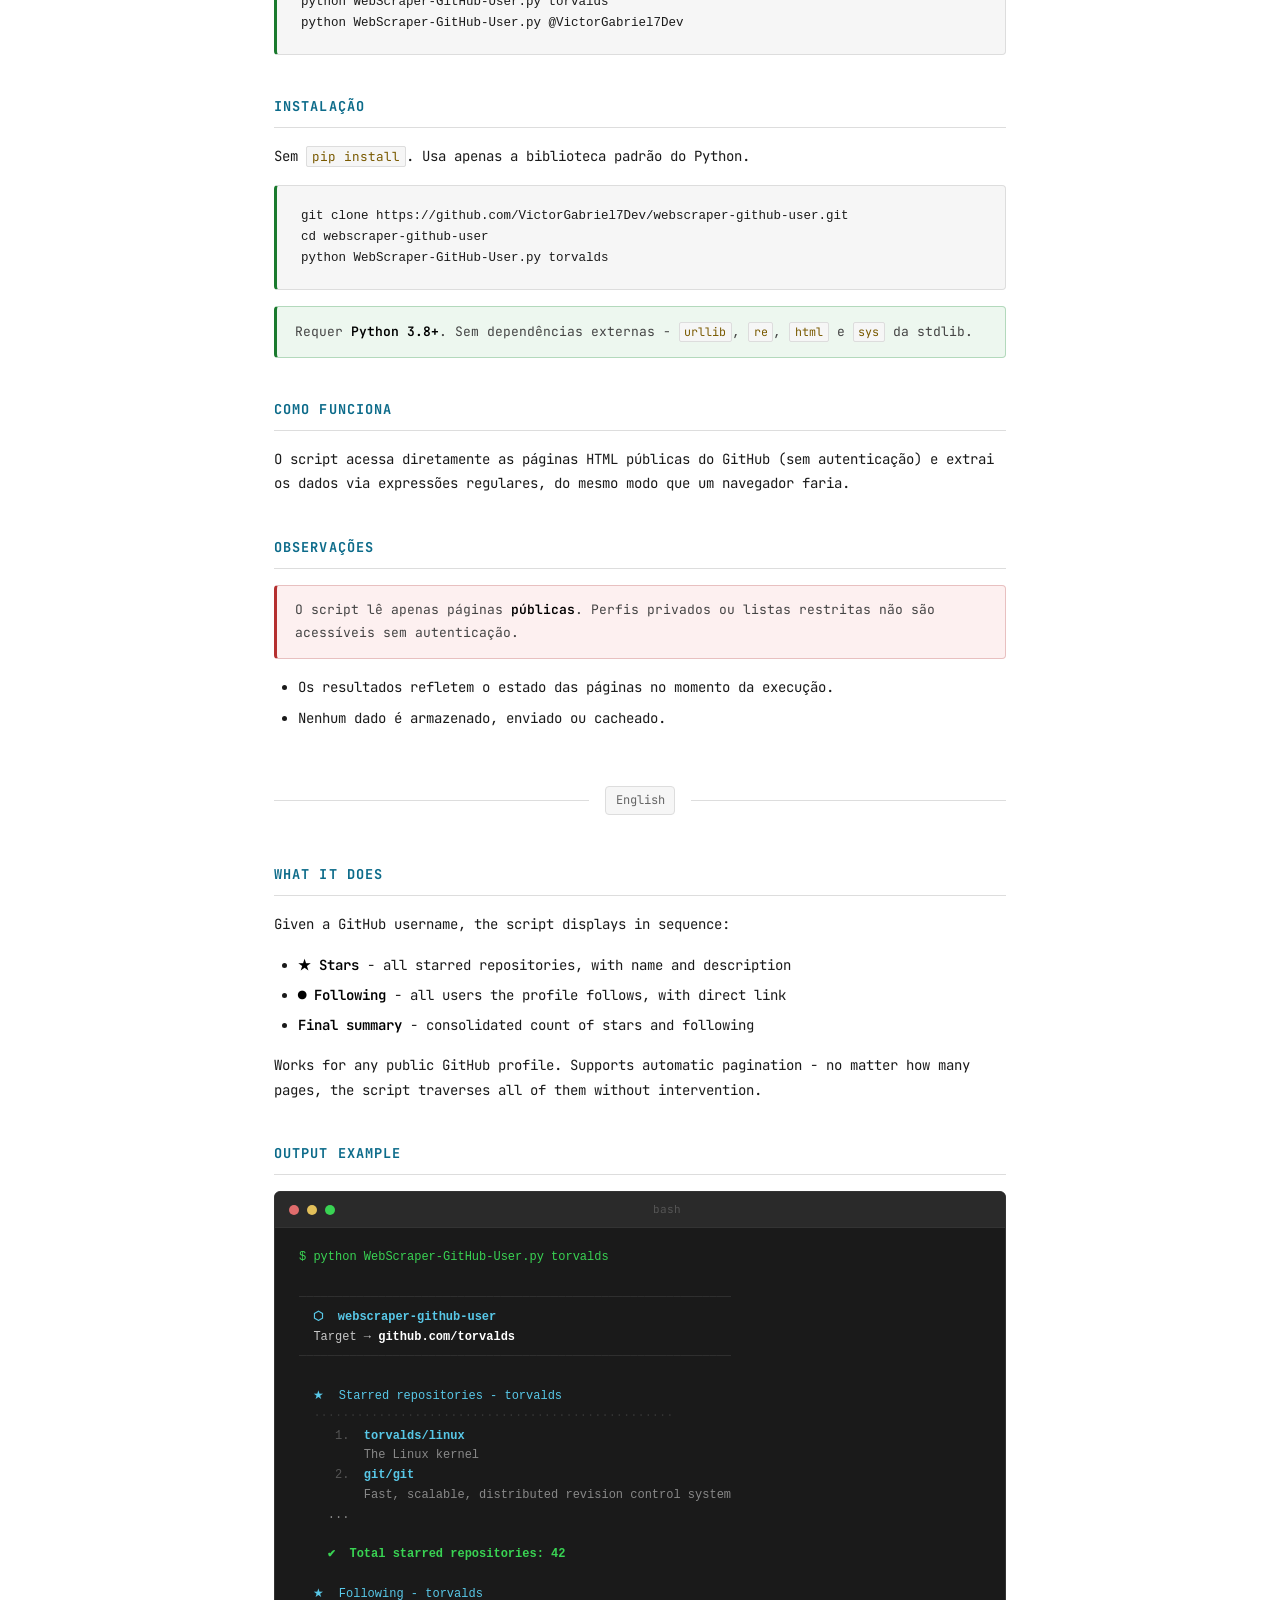
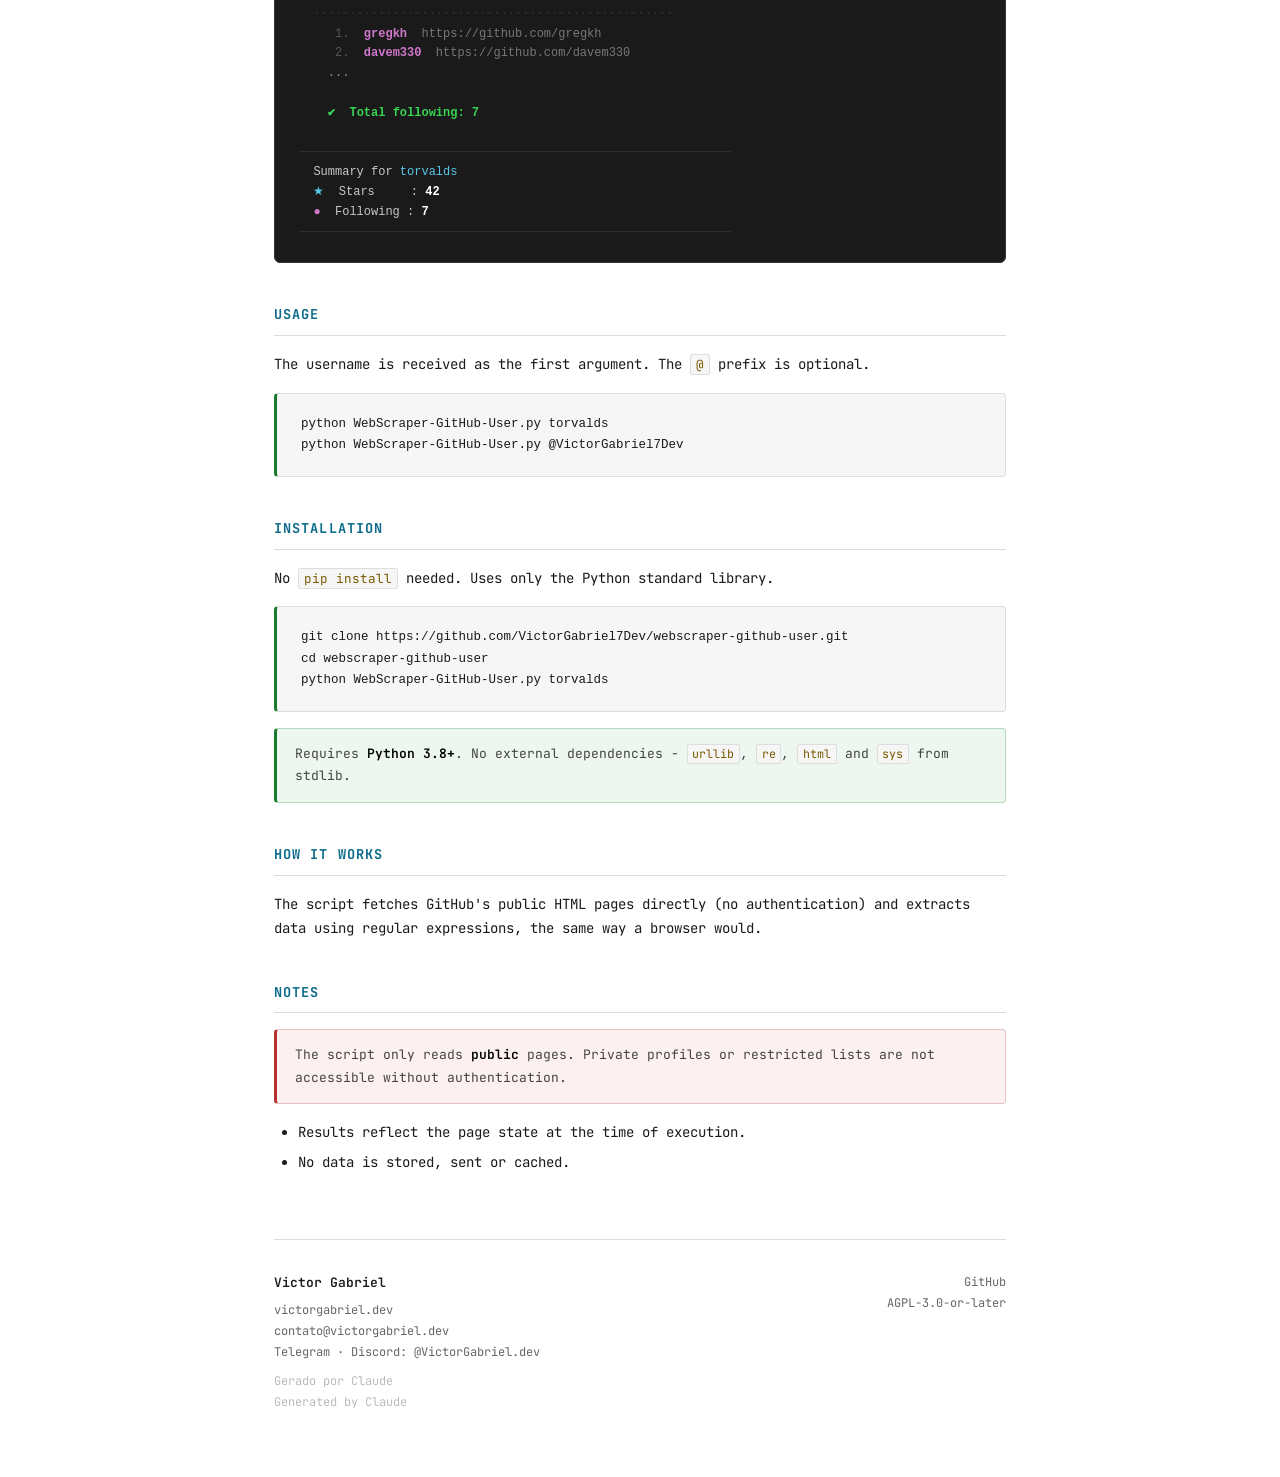
<file: projetos/webscrap-github-user/index.html>
<!DOCTYPE html>
<html lang="pt-BR">
<head>
  <meta charset="UTF-8">
  <meta name="viewport" content="width=device-width, initial-scale=1.0">

  <title>webscraper-github-user - Stars e Following de qualquer perfil GitHub | Victor Gabriel</title>
  <meta name="description" content="Script Python que raspa as páginas públicas do GitHub e lista todos os repositórios favoritados como estrelas e usuários seguidos de qualquer perfil - sem token, sem dependências externas.">
  <meta name="keywords" content="github scraper, github stars, github following, python web scraping, github profile, sem api, sem token, urllib, regex">
  <meta name="author" content="Victor Gabriel">
  <meta name="robots" content="index, follow">
  <link rel="canonical" href="https://victorgabriel.dev/projetos/webscraper-github-user/">

  <meta property="og:type"        content="website">
  <meta property="og:url"         content="https://victorgabriel.dev/projetos/webscraper-github-user/">
  <meta property="og:title"       content="webscraper-github-user - Stars e Following de qualquer perfil GitHub">
  <meta property="og:description" content="Script Python sem dependências que lista todos os repositórios favoritados como estrelas e usuários seguidos de qualquer perfil público do GitHub.">
  <meta property="og:image"       content="https://victorgabriel.dev/paz-amor-e-coding.jpg">
  <meta property="og:locale"      content="pt_BR">
  <meta property="og:site_name"   content="Victor Gabriel">

  <meta name="twitter:card"        content="summary">
  <meta name="twitter:title"       content="webscraper-github-user - Stars e Following de qualquer perfil GitHub">
  <meta name="twitter:description" content="Script Python que extrai páginas públicas do GitHub sem token nem dependências externas.">
  <meta name="twitter:image"       content="https://victorgabriel.dev/paz-amor-e-coding.jpg">

  <script type="application/ld+json">
  {
    "@context": "https://schema.org",
    "@type": "SoftwareApplication",
    "name": "webscraper-github-user",
    "description": "Script Python que extrai as páginas públicas do GitHub e lista repositórios favoritados como estrelas e usuários seguidos de qualquer perfil.",
    "applicationCategory": "DeveloperApplication",
    "operatingSystem": "Linux, Windows, macOS",
    "programmingLanguage": "Python",
    "codeRepository": "https://github.com/VictorGabriel7Dev/webscraper-github-user",
    "author": {
      "@type": "Person",
      "name": "Victor Gabriel",
      "url": "https://victorgabriel.dev",
      "email": "contato@victorgabriel.dev"
    },
    "license": "https://www.gnu.org/licenses/agpl-3.0.html",
    "version": "1.01",
    "url": "https://victorgabriel.dev/projetos/webscraper-github-user/",
    "offers": {
      "@type": "Offer",
      "price": "0",
      "priceCurrency": "BRL"
    }
  }
  </script>

  <link rel="preconnect" href="https://fonts.googleapis.com">
  <link rel="preconnect" href="https://fonts.gstatic.com" crossorigin>
  <link href="https://fonts.googleapis.com/css2?family=JetBrains+Mono:ital,wght@0,400;0,600;0,700;1,400&display=swap" rel="stylesheet">

  <style>
    *, *::before, *::after { box-sizing: border-box; margin: 0; padding: 0 }

    :root {
      --bg:      #ffffff;
      --bg-2:    #f6f6f6;
      --bg-3:    #efefef;
      --fg:      #1a1a1a;
      --fg-2:    #666;
      --green:   #1a7a2e;
      --cyan:    #0c6b8a;
      --yellow:  #7a5a00;
      --magenta: #7a1a6e;
      --red:     #b53030;
      --border:  #ddd;
      --font:    'JetBrains Mono', 'Cascadia Code', 'Fira Code', monospace;
      --radius:  4px;
      --max-w:   780px
    }

    html { scroll-behavior: smooth }

    body {
      background: var(--bg);
      color: var(--fg);
      font-family: var(--font);
      font-size: 14px;
      line-height: 1.75
    }

    .page {
      max-width: var(--max-w);
      margin: 0 auto;
      padding: 2rem 1.5rem 4rem
    }

    nav {
      display: flex;
      justify-content: space-between;
      align-items: center;
      padding: 1rem 1.5rem;
      border-bottom: 1px solid var(--border);
      font-size: 13px;
      position: sticky;
      top: 0;
      background: var(--bg);
      z-index: 10
    }

    nav a { color: var(--fg-2); text-decoration: none; transition: color .15s }
    nav a:hover { color: var(--green) }

    nav .nav-right { display: flex; gap: 1.5rem; align-items: center }

    .btn-gh {
      background: var(--bg-2);
      border: 1px solid var(--border);
      color: var(--fg) !important;
      padding: .35rem .85rem;
      border-radius: var(--radius);
      font-family: var(--font);
      font-size: 12px;
      text-decoration: none;
      transition: border-color .15s, color .15s
    }
    .btn-gh:hover { border-color: var(--green); color: var(--green) !important }

    header {
      padding: 3rem 0 2rem;
      border-bottom: 1px solid var(--border);
      margin-bottom: 2.5rem
    }

    .breadcrumb { font-size: 12px; color: var(--fg-2); margin-bottom: 1.25rem }
    .breadcrumb a { color: var(--fg-2); text-decoration: none }
    .breadcrumb a:hover { color: var(--green) }
    .breadcrumb span { margin: 0 .4rem }

    h1 {
      font-size: 1.6rem;
      font-weight: 700;
      color: #000;
      line-height: 1.3;
      margin-bottom: .6rem
    }

    .tagline { color: var(--fg-2); font-size: 13px; margin-bottom: 1.5rem }

    .meta-badges { display: flex; flex-wrap: wrap; gap: .5rem; margin-bottom: 1.5rem }

    .badge {
      display: inline-block;
      font-size: 11px;
      padding: .2rem .6rem;
      border-radius: var(--radius);
      border: 1px solid var(--border);
      color: var(--fg-2);
      background: var(--bg-2)
    }
    .badge.green   { border-color: #b3d9bc; color: var(--green);   background: #edf7ef }
    .badge.cyan    { border-color: #a8d4e3; color: var(--cyan);    background: #e8f4f9 }
    .badge.yellow  { border-color: #e0d0a0; color: var(--yellow);  background: #fdf8e8 }
    .badge.magenta { border-color: #e0b0d8; color: var(--magenta); background: #fdf0fb }

    .header-links { display: flex; gap: 1rem; flex-wrap: wrap }

    .link-primary {
      background: var(--green);
      color: #fff !important;
      padding: .45rem 1rem;
      border-radius: var(--radius);
      font-size: 13px;
      font-weight: 700;
      text-decoration: none;
      transition: opacity .15s
    }
    .link-primary:hover { opacity: .85 }

    .link-secondary {
      border: 1px solid var(--border);
      color: var(--fg-2) !important;
      padding: .45rem 1rem;
      border-radius: var(--radius);
      font-size: 13px;
      text-decoration: none;
      transition: border-color .15s, color .15s
    }
    .link-secondary:hover { border-color: var(--fg-2); color: var(--fg) !important }

    .content { display: flex; flex-direction: column; gap: 2.5rem }

    section { display: flex; flex-direction: column; gap: 1rem }

    h2 {
      font-size: .85rem;
      font-weight: 700;
      color: var(--cyan);
      text-transform: uppercase;
      letter-spacing: .08em;
      padding-bottom: .5rem;
      border-bottom: 1px solid var(--border)
    }

    p { color: var(--fg) }

    a { color: var(--cyan); text-decoration: none }
    a:hover { text-decoration: underline }

    ul, ol {
      padding-left: 1.5rem;
      display: flex;
      flex-direction: column;
      gap: .35rem
    }

    li { color: var(--fg) }
    strong { color: #000; font-weight: 600 }

    pre {
      background: var(--bg-2);
      border: 1px solid var(--border);
      border-left: 3px solid var(--green);
      border-radius: var(--radius);
      padding: 1.25rem 1.5rem;
      overflow-x: auto;
      font-size: 12.5px;
      line-height: 1.7;
      color: var(--fg)
    }

    code {
      font-family: var(--font);
      font-size: .9em;
      background: var(--bg-2);
      border: 1px solid var(--border);
      padding: .1em .4em;
      border-radius: 2px;
      color: var(--yellow)
    }

    pre code {
      background: none;
      border: none;
      padding: 0;
      color: inherit;
      font-size: inherit
    }

    .terminal {
      background: #1a1a1a;
      border: 1px solid #333;
      border-radius: 6px;
      overflow: hidden
    }

    .terminal-bar {
      background: #2a2a2a;
      padding: .5rem .85rem;
      display: flex;
      align-items: center;
      gap: .5rem;
      border-bottom: 1px solid #333
    }

    .dot { width: 10px; height: 10px; border-radius: 50% }
    .dot-r { background: #e06c6c }
    .dot-y { background: #e3c05a }
    .dot-g { background: #39d353 }

    .terminal-title {
      font-size: 11px;
      color: #555;
      margin-left: auto;
      margin-right: auto
    }

    .terminal pre {
      background: none;
      border: none;
      border-left: none;
      border-radius: 0;
      padding: 1.25rem 1.5rem;
      color: #c8c8c8;
      font-size: 12px;
      line-height: 1.65
    }

    .t-cmd    { color: #39d353 }
    .t-head   { color: #58c8e8 }
    .t-sep    { color: #333 }
    .t-label  { color: #888 }
    .t-repo   { color: #58c8e8; font-weight: bold }
    .t-user   { color: #d078cc; font-weight: bold }
    .t-url    { color: #777 }
    .t-desc   { color: #888 }
    .t-total  { color: #39d353; font-weight: bold }
    .t-idx    { color: #555 }
    .t-banner { color: #58c8e8; font-weight: bold }

    .lang-divider {
      display: flex;
      align-items: center;
      gap: 1rem;
      margin: 1rem 0 .5rem;
      color: var(--fg-2);
      font-size: 12px
    }
    .lang-divider::before,
    .lang-divider::after {
      content: '';
      flex: 1;
      height: 1px;
      background: var(--border)
    }
    .lang-divider span {
      white-space: nowrap;
      padding: .2rem .6rem;
      border: 1px solid var(--border);
      border-radius: var(--radius);
      background: var(--bg-2)
    }

    .callout {
      background: #edf7ef;
      border: 1px solid #b3d9bc;
      border-left: 3px solid var(--green);
      border-radius: var(--radius);
      padding: .85rem 1.1rem;
      font-size: 13px;
      color: #444
    }

    .callout.warn {
      background: #fdf0f0;
      border-color: #e8c0c0;
      border-left-color: var(--red)
    }

    footer {
      margin-top: 4rem;
      padding-top: 2rem;
      border-top: 1px solid var(--border);
      display: flex;
      justify-content: space-between;
      align-items: flex-start;
      flex-wrap: wrap;
      gap: 1.5rem;
      font-size: 12px;
      color: var(--fg-2)
    }

    .footer-author strong { color: var(--fg); display: block; margin-bottom: .35rem; font-size: 13px }
    .footer-author a { color: var(--fg-2) }
    .footer-author a:hover { color: var(--cyan) }

    .footer-right { text-align: right }
    .footer-right a { color: var(--fg-2) }
    .footer-right a:hover { color: var(--green) }

    @media (max-width: 600px) {
      h1 { font-size: 1.25rem }
      nav .nav-right { gap: .85rem }
      footer { flex-direction: column }
      .footer-right { text-align: left }
    }
  </style>
</head>

<body>

  <nav>
    <a href="https://victorgabriel.dev">← victorgabriel.dev</a>
    <div class="nav-right">
      <a href="https://victorgabriel.dev/projetos/">projetos</a>
      <a href="https://github.com/VictorGabriel7Dev/webscraper-github-user" class="btn-gh">⭐ GitHub</a>
    </div>
  </nav>

  <div class="page">

    <header>
      <div class="breadcrumb">
        <a href="https://victorgabriel.dev">victorgabriel.dev</a>
        <span>/</span>
        <a href="https://victorgabriel.dev/projetos/">projetos</a>
        <span>/</span>
        webscraper-github-user
      </div>

      <h1>webscraper-github-user</h1>
      <p class="tagline">Exibe stars e following de qualquer perfil público do GitHub, direto no terminal.</p>

      <div class="meta-badges">
        <span class="badge green">Python 3.8+</span>
        <span class="badge cyan">Zero dependências</span>
        <span class="badge yellow">AGPL-3.0</span>
        <span class="badge magenta">Web Scraping</span>
        <span class="badge">CLI</span>
      </div>

      <div class="header-links">
        <a href="https://github.com/VictorGabriel7Dev/webscraper-github-user" class="link-primary">Ver no GitHub</a>
        <a href="https://github.com/VictorGabriel7Dev/webscraper-github-user/raw/main/WebScraper-GitHub-User.py" class="link-secondary" target="_blank">Download .py</a>
      </div>
    </header>

    <div class="content">

      <section>
        <h2>O que faz</h2>
        <p>Dado um nome de usuário do GitHub, o script exibe em sequência:</p>
        <ul>
          <li><strong>★ Stars</strong> - todos os repositórios favoritados como estrelas, com nome e descrição</li>
          <li><strong>● Following</strong> - todos os usuários que o perfil segue, com link direto</li>
          <li><strong>Resumo final</strong> - contagem consolidada de stars e following</li>
        </ul>
        <p>
          Funciona para qualquer perfil público do GitHub. Suporta paginação automática - não importa quantas páginas existam, o script percorre todas sem intervenção.
        </p>
      </section>

      <section>
        <h2>Exemplo de saída</h2>
        <div class="terminal">
          <div class="terminal-bar">
            <div class="dot dot-r"></div>
            <div class="dot dot-y"></div>
            <div class="dot dot-g"></div>
            <span class="terminal-title">bash</span>
          </div>
          <pre><span class="t-cmd">$ python WebScraper-GitHub-User.py torvalds</span>

<span class="t-sep">────────────────────────────────────────────────────────────</span>
  <span class="t-banner">⬡  webscraper-github-user</span>
  Target → <b style="color:#fff">github.com/torvalds</b>
<span class="t-sep">────────────────────────────────────────────────────────────</span>

  <span class="t-head">★  Starred repositories - torvalds</span>
  <span class="t-sep">··················································</span>
  <span class="t-idx">   1.</span>  <span class="t-repo">torvalds/linux</span>
         <span class="t-desc">The Linux kernel</span>
  <span class="t-idx">   2.</span>  <span class="t-repo">git/git</span>
         <span class="t-desc">Fast, scalable, distributed revision control system</span>
  <span class="t-label">  ...</span>

  <span class="t-total">  ✔  Total starred repositories: 42</span>

  <span class="t-head">★  Following - torvalds</span>
  <span class="t-sep">··················································</span>
  <span class="t-idx">   1.</span>  <span class="t-user">gregkh</span>  <span class="t-url">https://github.com/gregkh</span>
  <span class="t-idx">   2.</span>  <span class="t-user">davem330</span>  <span class="t-url">https://github.com/davem330</span>
  <span class="t-label">  ...</span>

  <span class="t-total">  ✔  Total following: 7</span>

<span class="t-sep">────────────────────────────────────────────────────────────</span>
  Summary for <span class="t-head">torvalds</span>
  <span class="t-head">★</span>  Stars     : <b style="color:#fff">42</b>
  <span class="t-user">●</span>  Following : <b style="color:#fff">7</b>
<span class="t-sep">────────────────────────────────────────────────────────────</span></pre>
        </div>
      </section>

      <section>
        <h2>Uso</h2>
        <p>O nome de usuário é recebido como primeiro argumento. O prefixo <code>@</code> é opcional.</p>
        <pre>python WebScraper-GitHub-User.py torvalds
python WebScraper-GitHub-User.py @VictorGabriel7Dev</pre>
      </section>

      <section>
        <h2>Instalação</h2>
        <p>Sem <code>pip install</code>. Usa apenas a biblioteca padrão do Python.</p>
        <pre>git clone https://github.com/VictorGabriel7Dev/webscraper-github-user.git
cd webscraper-github-user
python WebScraper-GitHub-User.py torvalds</pre>
        <div class="callout">
          Requer <strong>Python 3.8+</strong>. Sem dependências externas - <code>urllib</code>, <code>re</code>, <code>html</code> e <code>sys</code> da stdlib.
        </div>
      </section>

      <section>
        <h2>Como funciona</h2>
        <p>
          O script acessa diretamente as páginas HTML públicas do GitHub (sem autenticação)
          e extrai os dados via expressões regulares, do mesmo modo que um navegador faria.
        </p>
      </section>

      <section>
        <h2>Observações</h2>
        <div class="callout warn">
          O script lê apenas páginas <strong>públicas</strong>. Perfis privados ou listas
          restritas não são acessíveis sem autenticação.
        </div>
        <ul>
          <li>Os resultados refletem o estado das páginas no momento da execução.</li>
          <li>Nenhum dado é armazenado, enviado ou cacheado.</li>
        </ul>
      </section>

      <div class="lang-divider"><span>English</span></div>

      <section>
        <h2>What it does</h2>
        <p>Given a GitHub username, the script displays in sequence:</p>
        <ul>
          <li><strong>★ Stars</strong> - all starred repositories, with name and description</li>
          <li><strong>● Following</strong> - all users the profile follows, with direct link</li>
          <li><strong>Final summary</strong> - consolidated count of stars and following</li>
        </ul>
        <p>
          Works for any public GitHub profile. Supports automatic pagination - no matter how many pages, the script traverses all of them without intervention.
        </p>
      </section>

      <section>
        <h2>Output example</h2>
        <div class="terminal">
          <div class="terminal-bar">
            <div class="dot dot-r"></div>
            <div class="dot dot-y"></div>
            <div class="dot dot-g"></div>
            <span class="terminal-title">bash</span>
          </div>
          <pre><span class="t-cmd">$ python WebScraper-GitHub-User.py torvalds</span>

<span class="t-sep">────────────────────────────────────────────────────────────</span>
  <span class="t-banner">⬡  webscraper-github-user</span>
  Target → <b style="color:#fff">github.com/torvalds</b>
<span class="t-sep">────────────────────────────────────────────────────────────</span>

  <span class="t-head">★  Starred repositories - torvalds</span>
  <span class="t-sep">··················································</span>
  <span class="t-idx">   1.</span>  <span class="t-repo">torvalds/linux</span>
         <span class="t-desc">The Linux kernel</span>
  <span class="t-idx">   2.</span>  <span class="t-repo">git/git</span>
         <span class="t-desc">Fast, scalable, distributed revision control system</span>
  <span class="t-label">  ...</span>

  <span class="t-total">  ✔  Total starred repositories: 42</span>

  <span class="t-head">★  Following - torvalds</span>
  <span class="t-sep">··················································</span>
  <span class="t-idx">   1.</span>  <span class="t-user">gregkh</span>  <span class="t-url">https://github.com/gregkh</span>
  <span class="t-idx">   2.</span>  <span class="t-user">davem330</span>  <span class="t-url">https://github.com/davem330</span>
  <span class="t-label">  ...</span>

  <span class="t-total">  ✔  Total following: 7</span>

<span class="t-sep">────────────────────────────────────────────────────────────</span>
  Summary for <span class="t-head">torvalds</span>
  <span class="t-head">★</span>  Stars     : <b style="color:#fff">42</b>
  <span class="t-user">●</span>  Following : <b style="color:#fff">7</b>
<span class="t-sep">────────────────────────────────────────────────────────────</span></pre>
        </div>
      </section>

      <section>
        <h2>Usage</h2>
        <p>The username is received as the first argument. The <code>@</code> prefix is optional.</p>
        <pre>python WebScraper-GitHub-User.py torvalds
python WebScraper-GitHub-User.py @VictorGabriel7Dev</pre>
      </section>

      <section>
        <h2>Installation</h2>
        <p>No <code>pip install</code> needed. Uses only the Python standard library.</p>
        <pre>git clone https://github.com/VictorGabriel7Dev/webscraper-github-user.git
cd webscraper-github-user
python WebScraper-GitHub-User.py torvalds</pre>
        <div class="callout">
          Requires <strong>Python 3.8+</strong>. No external dependencies - <code>urllib</code>, <code>re</code>, <code>html</code> and <code>sys</code> from stdlib.
        </div>
      </section>

      <section>
        <h2>How it works</h2>
        <p>
          The script fetches GitHub's public HTML pages directly (no authentication)
          and extracts data using regular expressions, the same way a browser would.
        </p>
      </section>

      <section>
        <h2>Notes</h2>
        <div class="callout warn">
          The script only reads <strong>public</strong> pages. Private profiles or restricted
          lists are not accessible without authentication.
        </div>
        <ul>
          <li>Results reflect the page state at the time of execution.</li>
          <li>No data is stored, sent or cached.</li>
        </ul>
      </section>

    </div>

    <footer>
      <div class="footer-author">
        <strong>Victor Gabriel</strong>
        <a href="https://victorgabriel.dev">victorgabriel.dev</a><br>
        <a href="mailto:contato@victorgabriel.dev">contato@victorgabriel.dev</a><br>
        <a href="https://t.me/VictorGabriel_Dev">Telegram</a> · Discord: @VictorGabriel.dev<br>
        <span style="color:#bbb;margin-top:.5rem;display:block">Gerado por <a href="https://claude.ai" style="color:#bbb">Claude</a><br>
        Generated by <a href="https://claude.ai" style="color:#bbb">Claude</a></span>
      </div>
      <div class="footer-right">
        <a href="https://github.com/VictorGabriel7Dev/webscraper-github-user">GitHub</a><br>
        <a href="https://www.gnu.org/licenses/agpl-3.0.html">AGPL-3.0-or-later</a><br>
      </div>
    </footer>

  </div>

</body>
</html>
</file>
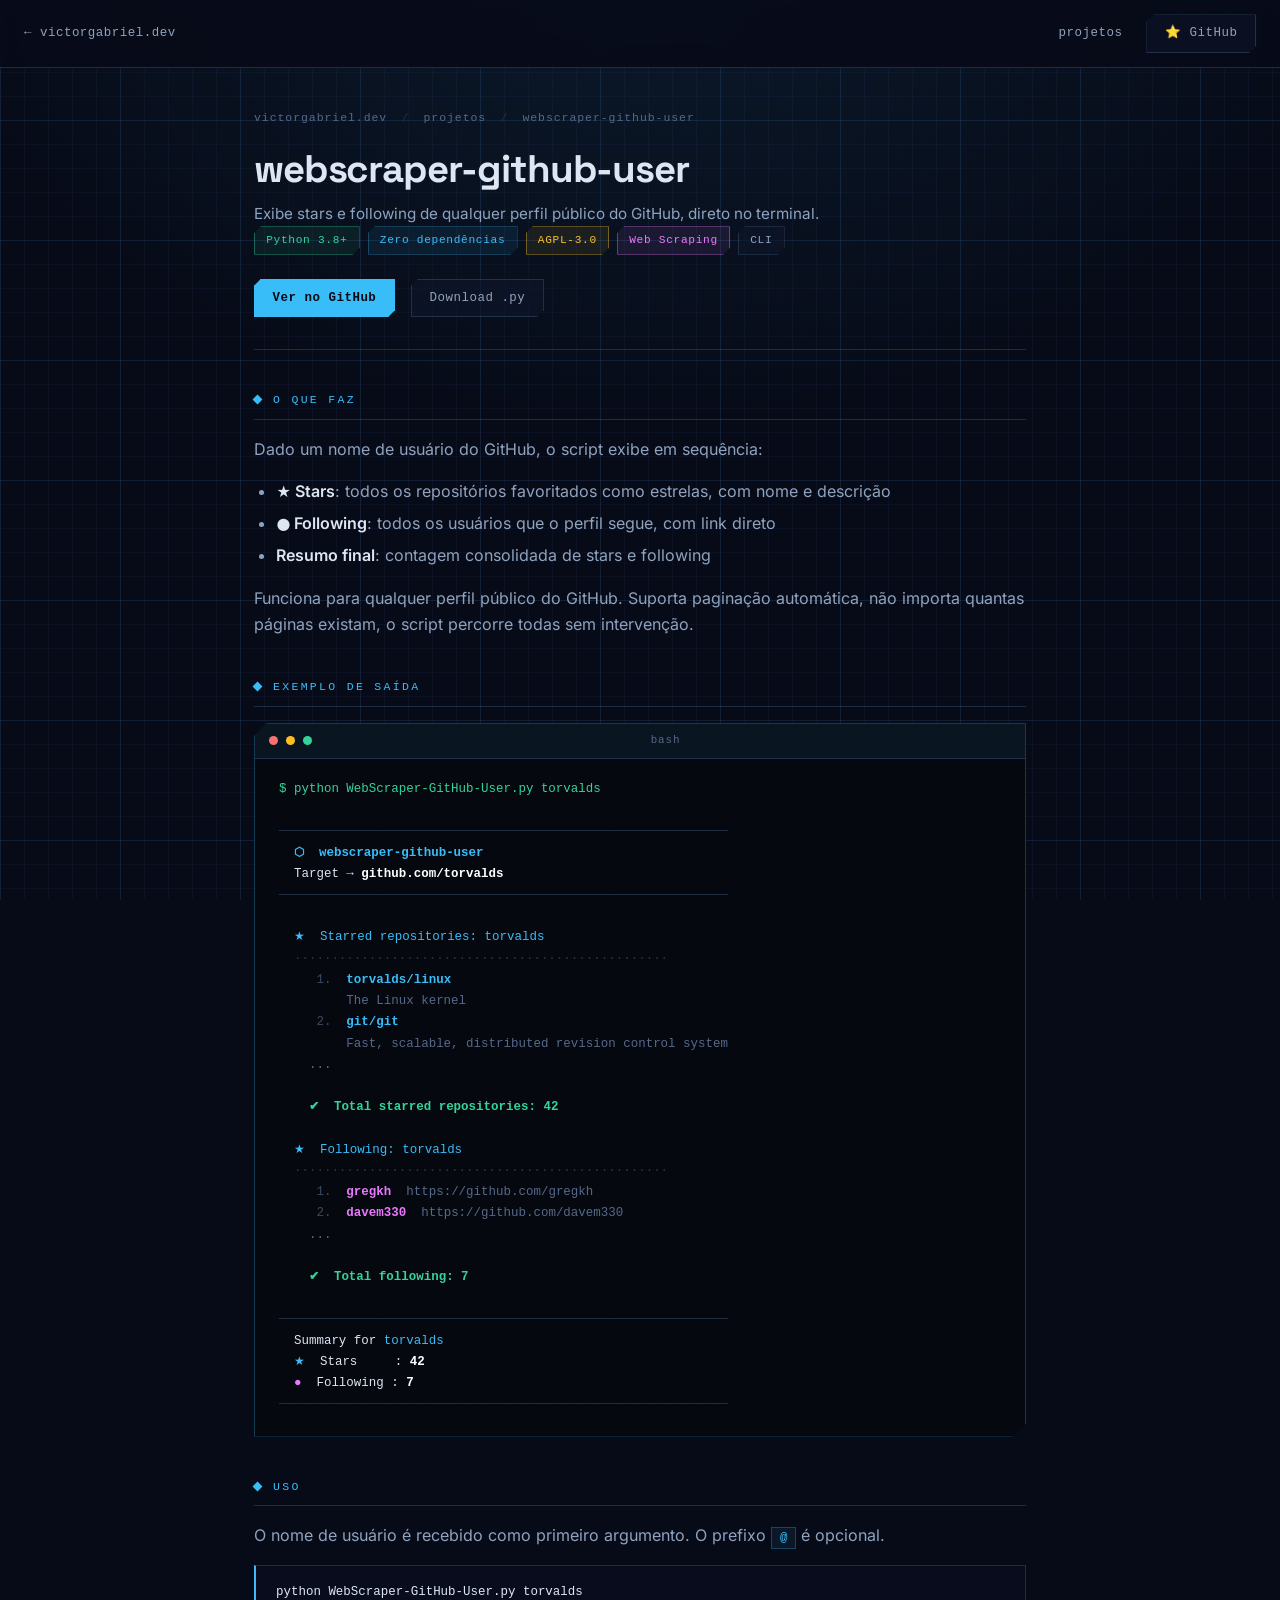
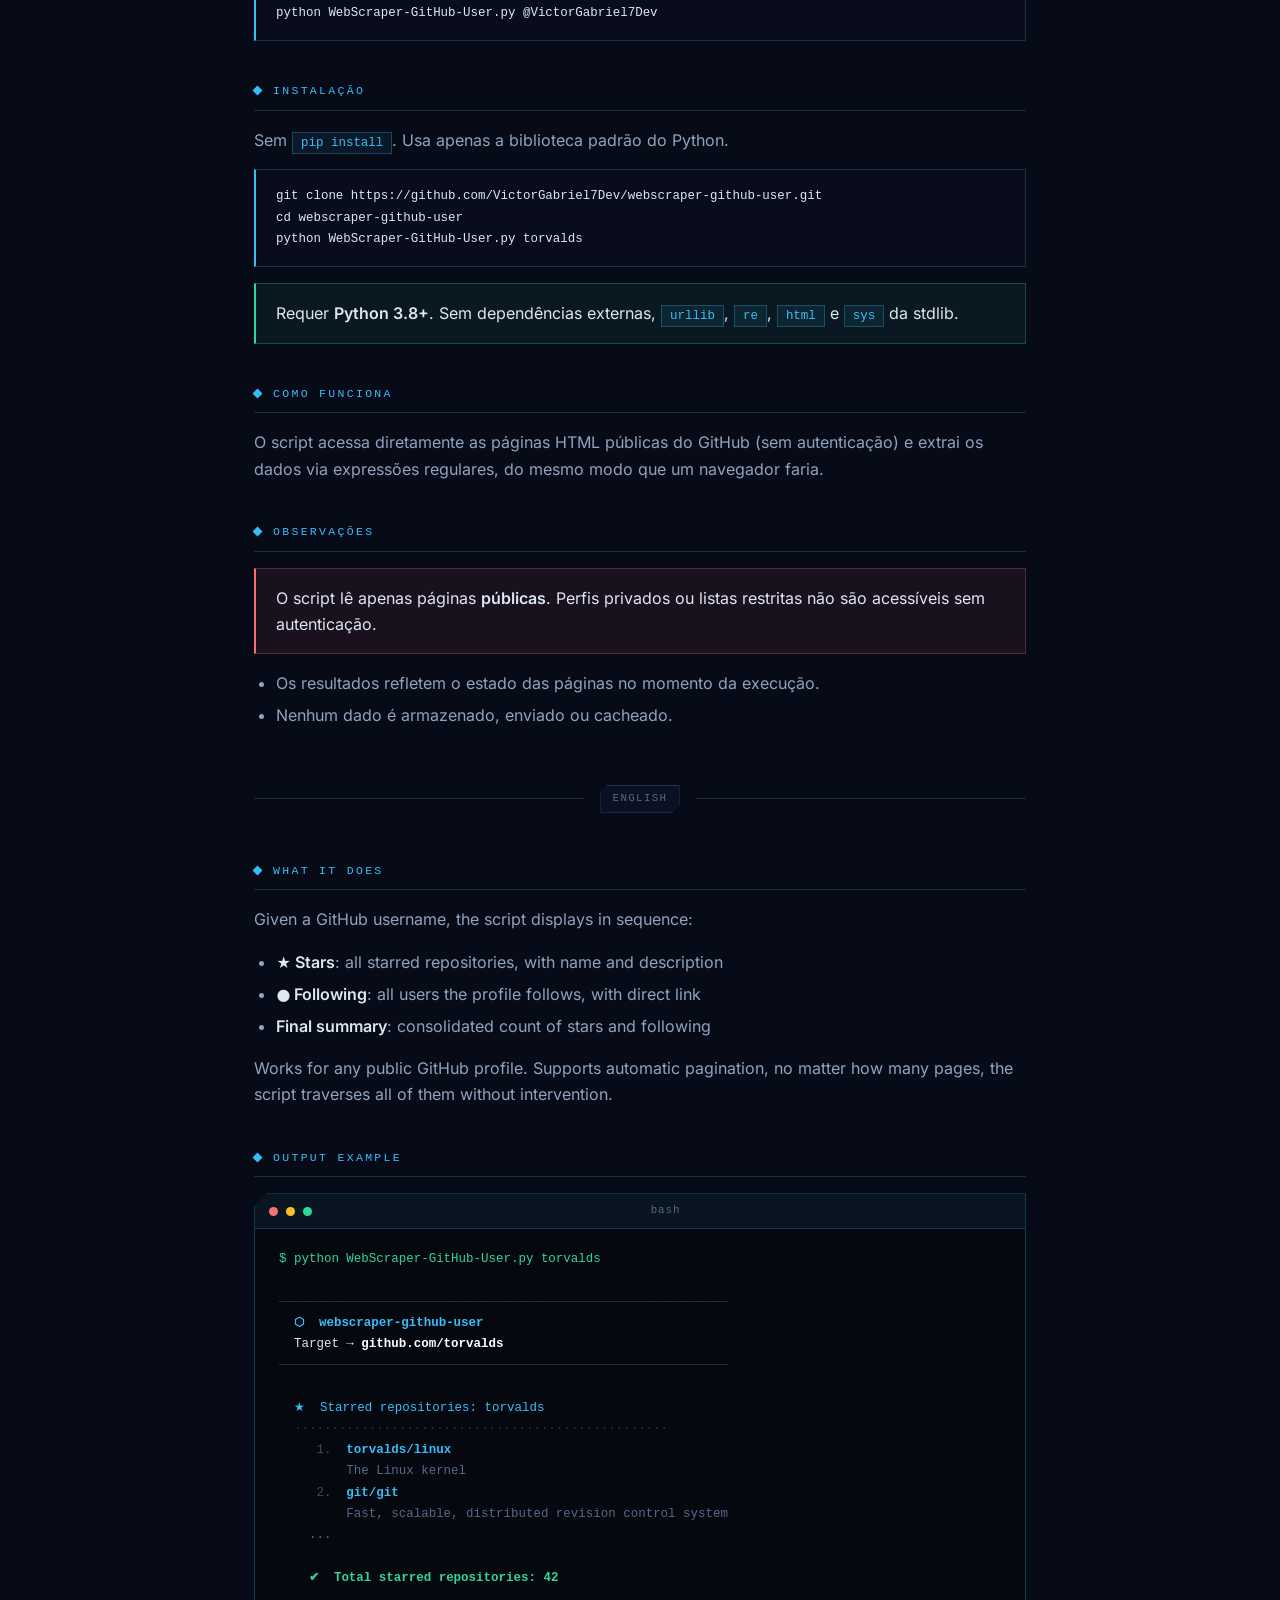
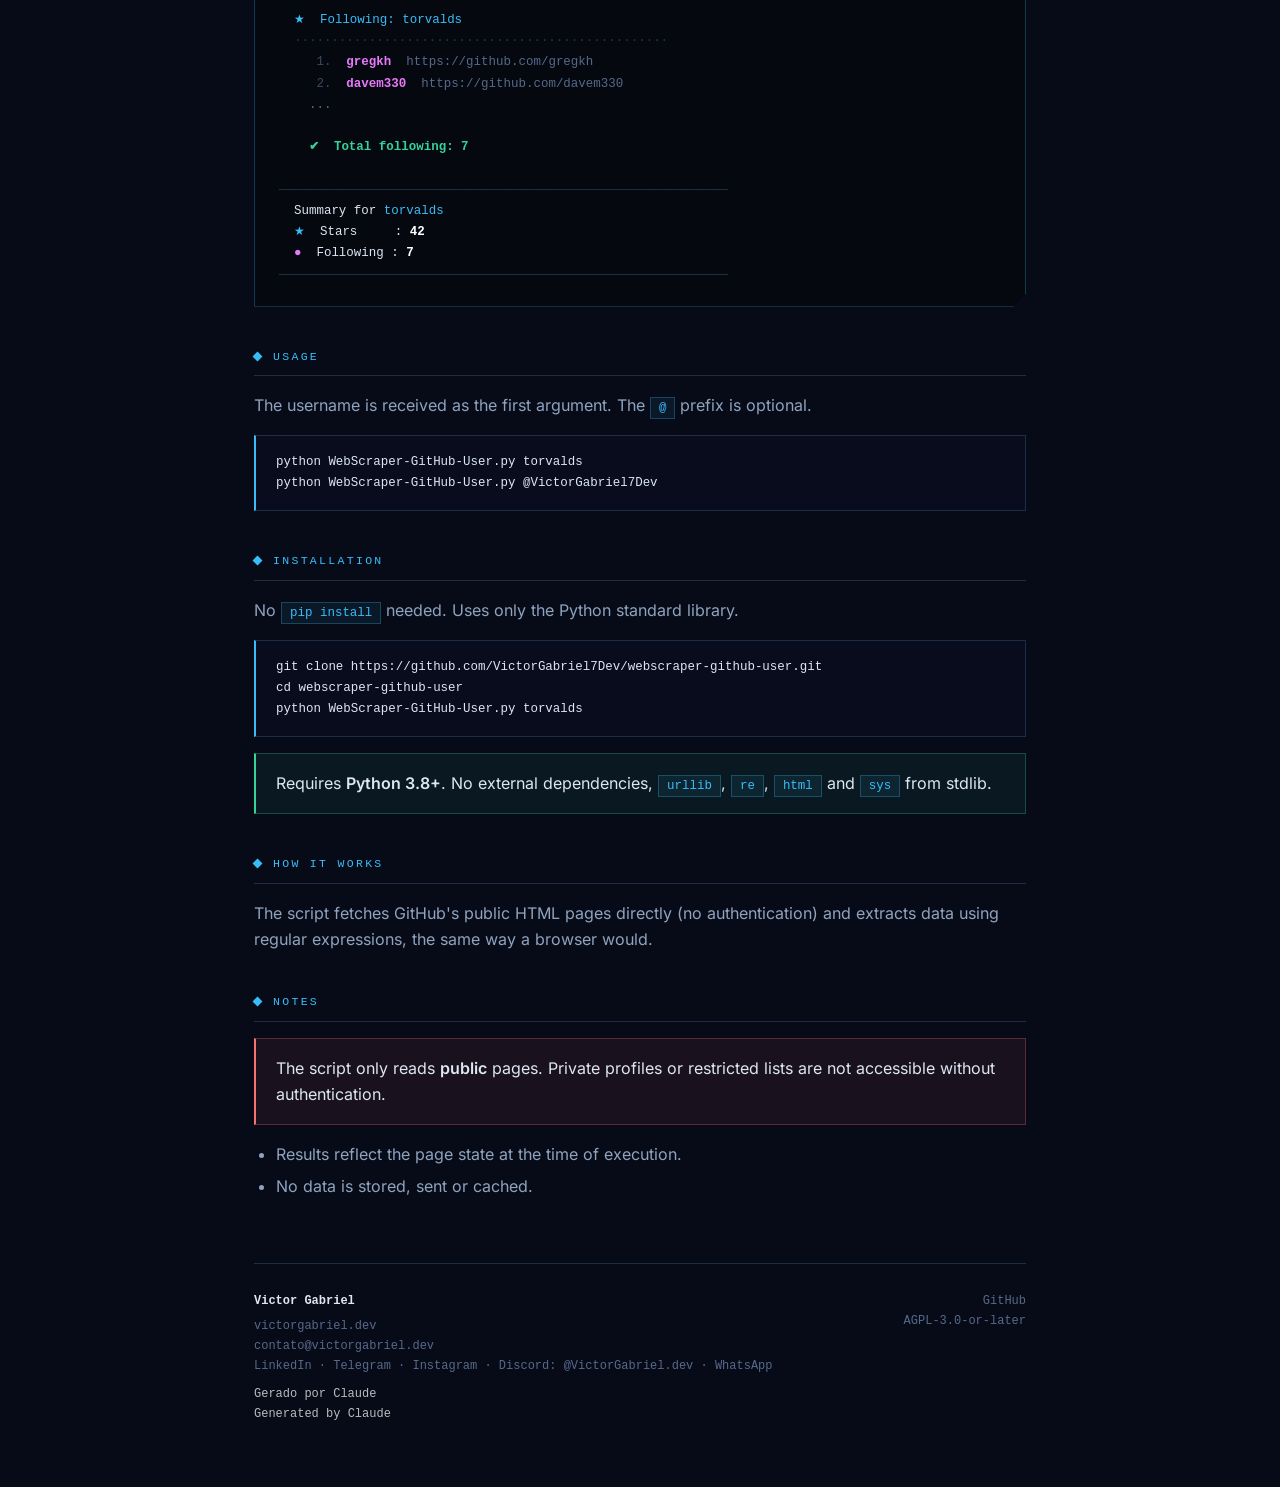
<file: projetos/webscraper-github-user/index.html>
<!DOCTYPE html>
<html lang="pt-BR">
<head>
  <meta charset="UTF-8">
  <meta name="viewport" content="width=device-width, initial-scale=1.0">

  <title>webscraper-github-user · Stars e Following de qualquer perfil GitHub | Victor Gabriel</title>
  <meta name="description" content="Script Python que raspa as páginas públicas do GitHub e lista todos os repositórios favoritados como estrelas e usuários seguidos de qualquer perfil, sem token, sem dependências externas.">
  <meta name="keywords" content="github scraper, github stars, github following, python web scraping, github profile, sem api, sem token, urllib, regex, Victor Gabriel Dev, Victor Gabriel Desenvolvedor, Victor Gabriel Python, Victor Gabriel Linux, Victor Gabriel IA, Victor Gabriel Software, Victor Gabriel Sistemas, Victor Gabriel Cibersegurança, Inovamind Dev">
  <meta name="author" content="Victor Gabriel">
  <meta name="robots" content="index, follow">
  <link rel="canonical" href="https://victorgabriel.dev/projetos/webscraper-github-user/">

  <meta property="og:type"        content="website">
  <meta property="og:url"         content="https://victorgabriel.dev/projetos/webscraper-github-user/">
  <meta property="og:title"       content="webscraper-github-user · Stars e Following de qualquer perfil GitHub">
  <meta property="og:description" content="Script Python sem dependências que lista todos os repositórios favoritados como estrelas e usuários seguidos de qualquer perfil público do GitHub.">
  <meta property="og:image"       content="https://victorgabriel.dev/paz-amor-e-coding.jpg">
  <meta property="og:locale"      content="pt_BR">
  <meta property="og:site_name"   content="Victor Gabriel">

  <meta name="twitter:card"        content="summary">
  <meta name="twitter:title"       content="webscraper-github-user · Stars e Following de qualquer perfil GitHub">
  <meta name="twitter:description" content="Script Python que extrai páginas públicas do GitHub sem token nem dependências externas.">
  <meta name="twitter:image"       content="https://victorgabriel.dev/paz-amor-e-coding.jpg">

  <script type="application/ld+json">
  {
    "@context": "https://schema.org",
    "@type": "SoftwareApplication",
    "name": "webscraper-github-user",
    "description": "Script Python que extrai as páginas públicas do GitHub e lista repositórios favoritados como estrelas e usuários seguidos de qualquer perfil.",
    "applicationCategory": "DeveloperApplication",
    "operatingSystem": "Linux, Windows, macOS",
    "programmingLanguage": "Python",
    "codeRepository": "https://github.com/VictorGabriel7Dev/webscraper-github-user",
    "author": {
      "@type": "Person",
      "name": "Victor Gabriel",
      "url": "https://victorgabriel.dev",
      "email": "contato@victorgabriel.dev"
    },
    "license": "https://www.gnu.org/licenses/agpl-3.0.html",
    "version": "1.01",
    "url": "https://victorgabriel.dev/projetos/webscraper-github-user/",
    "offers": {
      "@type": "Offer",
      "price": "0",
      "priceCurrency": "BRL"
    }
  }
  </script>

  <link rel="preload" href="/fonts/space-grotesk.woff2" as="font" type="font/woff2" crossorigin>
  <link rel="preload" href="/fonts/inter.woff2" as="font" type="font/woff2" crossorigin>
  <link rel="stylesheet" href="/css/site.css">
  <meta name="theme-color" content="#070B18">
  <meta name="color-scheme" content="dark">
</head>

<body>

  <nav>
    <a href="https://victorgabriel.dev">← victorgabriel.dev</a>
    <div class="nav-right">
      <a href="https://victorgabriel.dev/projetos/">projetos</a>
      <a href="https://github.com/VictorGabriel7Dev/webscraper-github-user" class="btn-gh">⭐ GitHub</a>
    </div>
  </nav>

  <div class="page">

    <header>
      <div class="breadcrumb">
        <a href="https://victorgabriel.dev">victorgabriel.dev</a>
        <span>/</span>
        <a href="https://victorgabriel.dev/projetos/">projetos</a>
        <span>/</span>
        webscraper-github-user
      </div>

      <h1>webscraper-github-user</h1>
      <p class="tagline">Exibe stars e following de qualquer perfil público do GitHub, direto no terminal.</p>

      <div class="meta-badges">
        <span class="badge green">Python 3.8+</span>
        <span class="badge cyan">Zero dependências</span>
        <span class="badge yellow">AGPL-3.0</span>
        <span class="badge magenta">Web Scraping</span>
        <span class="badge">CLI</span>
      </div>

      <div class="header-links">
        <a href="https://github.com/VictorGabriel7Dev/webscraper-github-user" class="link-primary">Ver no GitHub</a>
        <a href="https://github.com/VictorGabriel7Dev/webscraper-github-user/raw/main/WebScraper-GitHub-User.py" class="link-secondary" target="_blank">Download .py</a>
      </div>
    </header>

    <div class="content">

      <section>
        <h2>O que faz</h2>
        <p>Dado um nome de usuário do GitHub, o script exibe em sequência:</p>
        <ul>
          <li><strong>★ Stars</strong>: todos os repositórios favoritados como estrelas, com nome e descrição</li>
          <li><strong>● Following</strong>: todos os usuários que o perfil segue, com link direto</li>
          <li><strong>Resumo final</strong>: contagem consolidada de stars e following</li>
        </ul>
        <p>
          Funciona para qualquer perfil público do GitHub. Suporta paginação automática,
          não importa quantas páginas existam, o script percorre todas sem intervenção.
        </p>
      </section>

      <section>
        <h2>Exemplo de saída</h2>
        <div class="terminal">
          <div class="terminal-bar">
            <div class="dot dot-r"></div>
            <div class="dot dot-y"></div>
            <div class="dot dot-g"></div>
            <span class="terminal-title">bash</span>
          </div>
          <pre><span class="t-cmd">$ python WebScraper-GitHub-User.py torvalds</span>

<span class="t-sep">────────────────────────────────────────────────────────────</span>
  <span class="t-banner">⬡  webscraper-github-user</span>
  Target → <b style="color:#fff">github.com/torvalds</b>
<span class="t-sep">────────────────────────────────────────────────────────────</span>

  <span class="t-head">★  Starred repositories: torvalds</span>
  <span class="t-sep">··················································</span>
  <span class="t-idx">   1.</span>  <span class="t-repo">torvalds/linux</span>
         <span class="t-desc">The Linux kernel</span>
  <span class="t-idx">   2.</span>  <span class="t-repo">git/git</span>
         <span class="t-desc">Fast, scalable, distributed revision control system</span>
  <span class="t-label">  ...</span>

  <span class="t-total">  ✔  Total starred repositories: 42</span>

  <span class="t-head">★  Following: torvalds</span>
  <span class="t-sep">··················································</span>
  <span class="t-idx">   1.</span>  <span class="t-user">gregkh</span>  <span class="t-url">https://github.com/gregkh</span>
  <span class="t-idx">   2.</span>  <span class="t-user">davem330</span>  <span class="t-url">https://github.com/davem330</span>
  <span class="t-label">  ...</span>

  <span class="t-total">  ✔  Total following: 7</span>

<span class="t-sep">────────────────────────────────────────────────────────────</span>
  Summary for <span class="t-head">torvalds</span>
  <span class="t-head">★</span>  Stars     : <b style="color:#fff">42</b>
  <span class="t-user">●</span>  Following : <b style="color:#fff">7</b>
<span class="t-sep">────────────────────────────────────────────────────────────</span></pre>
        </div>
      </section>

      <section>
        <h2>Uso</h2>
        <p>O nome de usuário é recebido como primeiro argumento. O prefixo <code>@</code> é opcional.</p>
        <pre>python WebScraper-GitHub-User.py torvalds
python WebScraper-GitHub-User.py @VictorGabriel7Dev</pre>
      </section>

      <section>
        <h2>Instalação</h2>
        <p>Sem <code>pip install</code>. Usa apenas a biblioteca padrão do Python.</p>
        <pre>git clone https://github.com/VictorGabriel7Dev/webscraper-github-user.git
cd webscraper-github-user
python WebScraper-GitHub-User.py torvalds</pre>
        <div class="callout">
          Requer <strong>Python 3.8+</strong>. Sem dependências externas,
          <code>urllib</code>, <code>re</code>, <code>html</code> e <code>sys</code> da stdlib.
        </div>
      </section>

      <section>
        <h2>Como funciona</h2>
        <p>
          O script acessa diretamente as páginas HTML públicas do GitHub (sem autenticação)
          e extrai os dados via expressões regulares, do mesmo modo que um navegador faria.
        </p>
      </section>

      <section>
        <h2>Observações</h2>
        <div class="callout warn">
          O script lê apenas páginas <strong>públicas</strong>. Perfis privados ou listas
          restritas não são acessíveis sem autenticação.
        </div>
        <ul>
          <li>Os resultados refletem o estado das páginas no momento da execução.</li>
          <li>Nenhum dado é armazenado, enviado ou cacheado.</li>
        </ul>
      </section>

      <div class="lang-divider"><span>English</span></div>

      <section>
        <h2>What it does</h2>
        <p>Given a GitHub username, the script displays in sequence:</p>
        <ul>
          <li><strong>★ Stars</strong>: all starred repositories, with name and description</li>
          <li><strong>● Following</strong>: all users the profile follows, with direct link</li>
          <li><strong>Final summary</strong>: consolidated count of stars and following</li>
        </ul>
        <p>
          Works for any public GitHub profile. Supports automatic pagination,
          no matter how many pages, the script traverses all of them without intervention.
        </p>
      </section>

      <section>
        <h2>Output example</h2>
        <div class="terminal">
          <div class="terminal-bar">
            <div class="dot dot-r"></div>
            <div class="dot dot-y"></div>
            <div class="dot dot-g"></div>
            <span class="terminal-title">bash</span>
          </div>
          <pre><span class="t-cmd">$ python WebScraper-GitHub-User.py torvalds</span>

<span class="t-sep">────────────────────────────────────────────────────────────</span>
  <span class="t-banner">⬡  webscraper-github-user</span>
  Target → <b style="color:#fff">github.com/torvalds</b>
<span class="t-sep">────────────────────────────────────────────────────────────</span>

  <span class="t-head">★  Starred repositories: torvalds</span>
  <span class="t-sep">··················································</span>
  <span class="t-idx">   1.</span>  <span class="t-repo">torvalds/linux</span>
         <span class="t-desc">The Linux kernel</span>
  <span class="t-idx">   2.</span>  <span class="t-repo">git/git</span>
         <span class="t-desc">Fast, scalable, distributed revision control system</span>
  <span class="t-label">  ...</span>

  <span class="t-total">  ✔  Total starred repositories: 42</span>

  <span class="t-head">★  Following: torvalds</span>
  <span class="t-sep">··················································</span>
  <span class="t-idx">   1.</span>  <span class="t-user">gregkh</span>  <span class="t-url">https://github.com/gregkh</span>
  <span class="t-idx">   2.</span>  <span class="t-user">davem330</span>  <span class="t-url">https://github.com/davem330</span>
  <span class="t-label">  ...</span>

  <span class="t-total">  ✔  Total following: 7</span>

<span class="t-sep">────────────────────────────────────────────────────────────</span>
  Summary for <span class="t-head">torvalds</span>
  <span class="t-head">★</span>  Stars     : <b style="color:#fff">42</b>
  <span class="t-user">●</span>  Following : <b style="color:#fff">7</b>
<span class="t-sep">────────────────────────────────────────────────────────────</span></pre>
        </div>
      </section>

      <section>
        <h2>Usage</h2>
        <p>The username is received as the first argument. The <code>@</code> prefix is optional.</p>
        <pre>python WebScraper-GitHub-User.py torvalds
python WebScraper-GitHub-User.py @VictorGabriel7Dev</pre>
      </section>

      <section>
        <h2>Installation</h2>
        <p>No <code>pip install</code> needed. Uses only the Python standard library.</p>
        <pre>git clone https://github.com/VictorGabriel7Dev/webscraper-github-user.git
cd webscraper-github-user
python WebScraper-GitHub-User.py torvalds</pre>
        <div class="callout">
          Requires <strong>Python 3.8+</strong>. No external dependencies,
          <code>urllib</code>, <code>re</code>, <code>html</code> and <code>sys</code> from stdlib.
        </div>
      </section>

      <section>
        <h2>How it works</h2>
        <p>
          The script fetches GitHub's public HTML pages directly (no authentication)
          and extracts data using regular expressions, the same way a browser would.
        </p>
      </section>

      <section>
        <h2>Notes</h2>
        <div class="callout warn">
          The script only reads <strong>public</strong> pages. Private profiles or restricted
          lists are not accessible without authentication.
        </div>
        <ul>
          <li>Results reflect the page state at the time of execution.</li>
          <li>No data is stored, sent or cached.</li>
        </ul>
      </section>

    </div>

    <footer>
      <div class="footer-author">
        <strong>Victor Gabriel</strong>
        <a href="https://victorgabriel.dev">victorgabriel.dev</a><br>
        <a href="mailto:contato@victorgabriel.dev">contato@victorgabriel.dev</a><br>
        <a href="https://www.linkedin.com/in/victorgabriel-dev">LinkedIn</a> · <a href="https://t.me/VictorGabriel_Dev">Telegram</a> · <a href="https://www.instagram.com/VictorGabriel_Dev">Instagram</a> · Discord: <a href="https://discord.com/users/1481407654458036265">@VictorGabriel.dev</a> · <a href="https://wa.me/@VictorGabriel_Dev">WhatsApp</a><br>
        <span style="color:#bbb;margin-top:.5rem;display:block">Gerado por <a href="https://claude.ai" style="color:#bbb">Claude</a><br>
        Generated by <a href="https://claude.ai" style="color:#bbb">Claude</a></span>
      </div>
      <div class="footer-right">
        <a href="https://github.com/VictorGabriel7Dev/webscraper-github-user">GitHub</a><br>
        <a href="https://www.gnu.org/licenses/agpl-3.0.html">AGPL-3.0-or-later</a><br>
      </div>
    </footer>

  </div>

</body>
</html>
</file>
<file: css/site.css>
@font-face {
    font-family: "Inter";
    font-style: normal;
    font-weight: 400 700;
    font-display: swap;
    src: url("/fonts/inter.woff2") format("woff2");
}

@font-face {
    font-family: "Space Grotesk";
    font-style: normal;
    font-weight: 400 700;
    font-display: swap;
    src: url("/fonts/space-grotesk.woff2") format("woff2");
}

:root {
    --bg:        #070B18;
    --fill:      rgba(8, 14, 30, 0.78);
    --fill-hi:   rgba(14, 24, 46, 0.86);
    --fill-2:    rgba(14, 22, 42, 0.55);
    --text:      #DDE6F2;
    --muted:     #8FA3BE;
    --faint:     #56698A;

    --ciano:     #38BDF8;
    --ciano-dim: rgba(56, 189, 248, 0.28);
    --ciano-hi:  rgba(56, 189, 248, 0.62);
    --linha:     rgba(120, 160, 210, 0.22);

    --verde:     #34D399;
    --ambar:     #FBBF24;
    --vermelho:  #F87171;
    --magenta:   #E879F9;

    --mono: ui-monospace, "SFMono-Regular", Menlo, Consolas, monospace;

    --chanfro: polygon(13px 0, 100% 0, 100% calc(100% - 13px), calc(100% - 13px) 100%, 0 100%, 0 13px);
    --chanfro-sm: polygon(7px 0, 100% 0, 100% calc(100% - 7px), calc(100% - 7px) 100%, 0 100%, 0 7px);
}

*, *::before, *::after {
    box-sizing: border-box;
}

html {
    background: var(--bg);
    scroll-behavior: smooth;
}

body {
    margin: 0;
    color: var(--text);
    font-family: "Inter", system-ui, -apple-system, Segoe UI, sans-serif;
    font-size: 16px;
    line-height: 1.65;
    -webkit-font-smoothing: antialiased;
    background-color: var(--bg);
    background-image:
        radial-gradient(70rem 50rem at 50% -10%, rgba(56, 189, 248, 0.09), transparent 65%),
        linear-gradient(rgba(86, 140, 200, 0.055) 1px, transparent 1px),
        linear-gradient(90deg, rgba(86, 140, 200, 0.055) 1px, transparent 1px),
        linear-gradient(rgba(86, 140, 200, 0.10) 1px, transparent 1px),
        linear-gradient(90deg, rgba(86, 140, 200, 0.10) 1px, transparent 1px);
    background-size: 100% 100%, 24px 24px, 24px 24px, 120px 120px, 120px 120px;
    background-attachment: fixed;
}

a {
    color: var(--ciano);
    text-decoration: none;
}

a:hover {
    text-decoration: underline;
}

a:focus-visible,
button:focus-visible {
    outline: 2px solid var(--ciano);
    outline-offset: 3px;
}

code {
    font-family: var(--mono);
    font-size: 0.78rem;
    color: var(--ciano);
    background: rgba(56, 189, 248, 0.07);
    border: 1px solid var(--ciano-dim);
    padding: 3px 8px;
    white-space: nowrap;
}

.frame {
    background: linear-gradient(135deg, var(--ciano-hi), var(--linha) 45%, var(--ciano-dim));
    clip-path: var(--chanfro);
    padding: 1px;
}

.frame > .inner {
    background: var(--fill);
    clip-path: var(--chanfro);
    padding: 26px 28px;
}

.rotulo {
    font-family: var(--mono);
    font-size: 11px;
    font-weight: 500;
    letter-spacing: 0.2em;
    text-transform: uppercase;
    color: var(--ciano);
    display: flex;
    align-items: center;
    gap: 12px;
    margin: 0 0 18px;
}

.rotulo::before {
    content: "";
    width: 7px;
    height: 7px;
    background: var(--ciano);
    transform: rotate(45deg);
    flex-shrink: 0;
}

.rotulo::after {
    content: "";
    flex: 1;
    height: 1px;
    background: repeating-linear-gradient(90deg, var(--linha) 0 6px, transparent 6px 10px);
}

.prancha {
    max-width: 900px;
    margin: 0 auto;
    padding: 48px 20px 96px;
}

.prancha > .frame,
.prancha > .secao {
    margin: 0 0 34px;
}

.carimbo > .inner {
    padding: 0;
}

.carimbo-topo {
    display: grid;
    grid-template-columns: 1fr 250px;
}

.carimbo-id {
    padding: 30px 28px;
    display: flex;
    flex-direction: row;
    align-items: center;
    gap: 22px;
}

.carimbo-id-texto {
    display: flex;
    flex-direction: column;
    justify-content: center;
    min-width: 0;
}

.carimbo-avatar {
    flex: 0 0 auto;
    display: block;
}

.carimbo-avatar img {
    display: block;
    width: 88px;
    height: 88px;
    border-radius: 999px;
    object-fit: cover;
    border: 1px solid var(--linha);
    filter: saturate(0.72) contrast(1.06);
}

.carimbo-foto {
    border-left: 1px solid var(--linha);
    padding: 16px;
    display: flex;
    align-items: center;
    justify-content: center;
}

.carimbo-foto img {
    display: block;
    width: 100%;
    height: auto;
    filter: saturate(0.72) contrast(1.06);
}

.prancha h1 {
    margin: 0;
    font-family: "Space Grotesk", system-ui, sans-serif;
    font-size: clamp(2rem, 5vw, 2.9rem);
    font-weight: 700;
    letter-spacing: -0.03em;
    line-height: 1.05;
}

.headline {
    margin: 12px 0 0;
    color: var(--muted);
    font-size: 0.9rem;
    line-height: 1.55;
    max-width: 34rem;
}

/* Selo de contribuidor (credencial, nao chip de stack): SVG flat 199x20
   servido pelo proprio hub. line-height:0 remove a folga da linha de
   texto em volta da imagem. */
.carimbo-selo {
    display: inline-block;
    margin: 14px 0 0;
    line-height: 0;
}

.carimbo-selo img {
    display: block;
    height: 20px;
    width: auto;
    border-radius: 3px;
}

.carimbo-rodape {
    display: grid;
    grid-template-columns: 1fr 1fr;
    border-top: 1px solid var(--linha);
}

.celula {
    padding: 14px 28px;
    font-family: var(--mono);
    font-size: 0.82rem;
}

.celula + .celula {
    border-left: 1px solid var(--linha);
}

.celula em {
    font-style: normal;
    color: var(--muted);
}

.secao > .rotulo {
    margin-bottom: 14px;
}

.contato {
    display: grid;
    grid-template-columns: repeat(2, 1fr);
    gap: 1px;
    background: var(--linha);
    border: 1px solid var(--linha);
}

.contato div {
    background: var(--fill);
    padding: 11px 16px;
    font-size: 0.9rem;
    display: flex;
    gap: 10px;
    align-items: baseline;
}

.contato strong {
    color: var(--faint);
    font-weight: 500;
    min-width: 76px;
    font-size: 0.72rem;
    font-family: var(--mono);
    letter-spacing: 0.1em;
    text-transform: uppercase;
}

.bio p {
    margin: 0;
    color: #C2CFE0;
    font-size: 1.01rem;
    line-height: 1.78;
}

.poema > .inner {
    display: flex;
    gap: 20px;
    align-items: flex-start;
}

.aspa {
    font-family: "Space Grotesk", Georgia, serif;
    font-size: 52px;
    line-height: 0.9;
    color: var(--ciano-dim);
    flex-shrink: 0;
}

.verso {
    font-style: italic;
    color: var(--muted);
    line-height: 1.8;
}

.autor {
    display: block;
    margin-top: 14px;
    font-style: normal;
    font-family: var(--mono);
    font-size: 0.76rem;
    letter-spacing: 0.04em;
    color: var(--faint);
}

article.frame {
    margin: 0 0 12px;
    transition: background 0.25s ease;
}

article.frame:hover {
    background: linear-gradient(135deg, var(--ciano), var(--ciano-hi) 60%, var(--linha));
}

article.frame > .inner {
    padding: 20px 24px;
    transition: background 0.25s ease;
}

article.frame:hover > .inner {
    background: var(--fill-hi);
}

article h3 {
    margin: 0 0 8px;
    font-family: "Space Grotesk", system-ui, sans-serif;
    font-size: 1.2rem;
    font-weight: 700;
    letter-spacing: -0.012em;
}

article h3 a {
    color: var(--text);
}

article h3 a:hover {
    color: var(--ciano);
}

article p {
    margin: 0 0 10px;
    color: var(--muted);
    font-size: 0.92rem;
}

article p:last-child {
    margin-bottom: 0;
}

.tags {
    display: flex;
    flex-wrap: wrap;
    gap: 6px;
}

.acoes {
    font-size: 0.87rem;
}

.selos {
    display: flex;
    flex-wrap: wrap;
    gap: 5px;
}

.selos img {
    display: block;
    opacity: 0.85;
    transition: opacity 0.2s ease;
}

.selos img:hover {
    opacity: 1;
}

.parceiros {
    display: grid;
    grid-template-columns: repeat(auto-fit, minmax(210px, 1fr));
    gap: 1px;
    background: var(--linha);
    border: 1px solid var(--linha);
}

.parceiros a {
    font-family: var(--mono);
    font-size: 0.84rem;
    color: var(--muted);
    background: var(--fill);
    padding: 13px 16px;
    transition: color 0.2s ease, background 0.2s ease;
}

.parceiros a:hover {
    color: var(--bg);
    background: var(--ciano);
    text-decoration: none;
}

nav {
    display: flex;
    justify-content: space-between;
    align-items: center;
    gap: 1rem;
    padding: 0.9rem 1.5rem;
    border-bottom: 1px solid var(--linha);
    background: rgba(7, 11, 24, 0.88);
    backdrop-filter: blur(10px);
    -webkit-backdrop-filter: blur(10px);
    font-family: var(--mono);
    font-size: 0.78rem;
    letter-spacing: 0.04em;
    position: sticky;
    top: 0;
    z-index: 10;
}

nav a {
    color: var(--muted);
}

nav a:hover {
    color: var(--ciano);
    text-decoration: none;
}

nav .nav-right {
    display: flex;
    gap: 1.5rem;
    align-items: center;
}

.page {
    max-width: 820px;
    margin: 0 auto;
    padding: 2.5rem 1.5rem 4rem;
}

.page header {
    padding: 0 0 2rem;
    border-bottom: 1px solid var(--linha);
    margin-bottom: 2.5rem;
}

.breadcrumb {
    font-family: var(--mono);
    font-size: 0.72rem;
    letter-spacing: 0.08em;
    color: var(--faint);
    margin-bottom: 1.25rem;
}

.breadcrumb a {
    color: var(--faint);
}

.breadcrumb a:hover {
    color: var(--ciano);
    text-decoration: none;
}

.breadcrumb span {
    margin: 0 0.4rem;
    color: var(--linha);
}

.page h1 {
    margin: 0 0 0.6rem;
    font-family: "Space Grotesk", system-ui, sans-serif;
    font-size: clamp(1.8rem, 4.5vw, 2.4rem);
    font-weight: 700;
    letter-spacing: -0.03em;
    line-height: 1.15;
}

.tagline {
    color: var(--muted);
    font-size: 0.95rem;
    margin: 0 0 1.5rem;
}

.meta-badges {
    display: flex;
    flex-wrap: wrap;
    gap: 0.5rem;
    margin-bottom: 1.5rem;
}

.badge {
    display: inline-block;
    font-family: var(--mono);
    font-size: 0.7rem;
    letter-spacing: 0.06em;
    padding: 0.25rem 0.7rem;
    clip-path: var(--chanfro-sm);
    border: 1px solid var(--linha);
    color: var(--muted);
    background: var(--fill-2);
}

.badge.green   { border-color: rgba(52, 211, 153, 0.4);  color: var(--verde);    background: rgba(52, 211, 153, 0.08); }
.badge.cyan    { border-color: var(--ciano-dim);          color: var(--ciano);    background: rgba(56, 189, 248, 0.08); }
.badge.yellow  { border-color: rgba(251, 191, 36, 0.4);   color: var(--ambar);    background: rgba(251, 191, 36, 0.08); }
.badge.red     { border-color: rgba(248, 113, 113, 0.4);  color: var(--vermelho); background: rgba(248, 113, 113, 0.08); }
.badge.magenta { border-color: rgba(232, 121, 249, 0.4);  color: var(--magenta);  background: rgba(232, 121, 249, 0.08); }

.header-links {
    display: flex;
    gap: 1rem;
    flex-wrap: wrap;
}

.link-primary,
.link-secondary,
.btn-gh {
    font-family: var(--mono);
    font-size: 0.78rem;
    letter-spacing: 0.04em;
    padding: 0.5rem 1.1rem;
    clip-path: var(--chanfro-sm);
    transition: background 0.2s ease, color 0.2s ease, border-color 0.2s ease;
}

.link-primary {
    background: var(--ciano);
    color: var(--bg);
    font-weight: 700;
    border: 1px solid var(--ciano);
}

.link-primary:hover {
    background: #7DD3FC;
    border-color: #7DD3FC;
    text-decoration: none;
}

.link-secondary,
.btn-gh {
    border: 1px solid var(--linha);
    color: var(--muted);
    background: var(--fill-2);
}

.link-secondary:hover,
.btn-gh:hover {
    border-color: var(--ciano-hi);
    color: var(--ciano);
    text-decoration: none;
}

.content {
    display: flex;
    flex-direction: column;
    gap: 2.5rem;
}

.page section {
    display: flex;
    flex-direction: column;
    gap: 1rem;
}

.page h2 {
    margin: 0;
    font-family: var(--mono);
    font-size: 0.72rem;
    font-weight: 500;
    color: var(--ciano);
    text-transform: uppercase;
    letter-spacing: 0.2em;
    padding-bottom: 0.6rem;
    border-bottom: 1px solid var(--linha);
    display: flex;
    align-items: center;
    gap: 12px;
}

.page h2::before {
    content: "";
    width: 7px;
    height: 7px;
    background: var(--ciano);
    transform: rotate(45deg);
    flex-shrink: 0;
}

.page h3 {
    margin: 0.5rem 0 0;
    font-family: "Space Grotesk", system-ui, sans-serif;
    font-size: 1rem;
    font-weight: 700;
    color: var(--text);
    letter-spacing: -0.01em;
}

.page p,
.page li {
    color: var(--muted);
    margin: 0;
}

.page ul,
.page ol {
    padding-left: 1.4rem;
    margin: 0;
    display: flex;
    flex-direction: column;
    gap: 0.35rem;
}

.page strong {
    color: var(--text);
    font-weight: 600;
}

.page pre {
    margin: 0;
    background: var(--fill);
    border: 1px solid var(--linha);
    border-left: 2px solid var(--ciano);
    padding: 1rem 1.25rem;
    overflow-x: auto;
    font-family: var(--mono);
    font-size: 0.78rem;
    line-height: 1.7;
    color: var(--text);
}

.page pre code {
    background: none;
    border: none;
    padding: 0;
    color: inherit;
    font-size: inherit;
    white-space: pre;
}

.terminal {
    background: #05080F;
    border: 1px solid var(--ciano-dim);
    clip-path: var(--chanfro);
    overflow: hidden;
}

.terminal-bar {
    background: rgba(56, 189, 248, 0.07);
    border-bottom: 1px solid var(--linha);
    padding: 0.5rem 0.85rem;
    display: flex;
    align-items: center;
    gap: 0.5rem;
}

.dot {
    width: 9px;
    height: 9px;
    border-radius: 50%;
}

.dot-r { background: var(--vermelho); }
.dot-y { background: var(--ambar); }
.dot-g { background: var(--verde); }

.terminal-title {
    font-family: var(--mono);
    font-size: 0.68rem;
    letter-spacing: 0.08em;
    color: var(--faint);
    margin-left: auto;
    margin-right: auto;
}

.terminal pre {
    background: none;
    border: none;
    border-left: none;
    padding: 1.25rem 1.5rem;
}

.t-cmd    { color: var(--verde); }
.t-ok     { color: var(--verde); font-weight: 700; }
.t-total  { color: var(--verde); font-weight: 700; }
.t-ban    { color: var(--vermelho); font-weight: 700; }
.t-head   { color: var(--ciano); }
.t-info   { color: var(--ciano); }
.t-banner { color: var(--ciano); font-weight: 700; }
.t-repo   { color: var(--ciano); font-weight: 700; }
.t-user   { color: var(--magenta); font-weight: 700; }
.t-coin   { color: var(--ambar); }
.t-sec    { color: #A78BFA; font-weight: 700; }
.t-val    { color: var(--text); }
.t-label  { color: var(--faint); }
.t-desc   { color: var(--faint); }
.t-url    { color: var(--faint); }
.t-idx    { color: #3A4A63; }
.t-sep    { color: #24344B; }

.callout {
    background: rgba(52, 211, 153, 0.07);
    border: 1px solid rgba(52, 211, 153, 0.28);
    border-left: 2px solid var(--verde);
    padding: 1rem 1.25rem;
}

.callout.warn {
    background: rgba(248, 113, 113, 0.07);
    border-color: rgba(248, 113, 113, 0.28);
    border-left-color: var(--vermelho);
}

.formula {
    background: var(--fill);
    border: 1px solid var(--linha);
    padding: 1rem 1.25rem;
    font-family: var(--mono);
    font-size: 0.8rem;
    line-height: 1.9;
    color: var(--text);
    overflow-x: auto;
}

.formula .comment {
    color: var(--faint);
}

.screenshots {
    display: flex;
    flex-direction: column;
    gap: 1rem;
}

.screenshots img {
    width: 100%;
    height: auto;
    display: block;
    border: 1px solid var(--linha);
    filter: saturate(0.9);
}

.screenshots figure {
    margin: 0;
}

.screenshots figcaption {
    font-family: var(--mono);
    font-size: 0.78rem;
    color: var(--muted);
    margin-top: 0.4rem;
}

.table-wrap {
    overflow-x: auto;
}

.page table {
    width: 100%;
    border-collapse: collapse;
    font-size: 0.86rem;
}

.page th {
    text-align: left;
    padding: 0.6rem 0.75rem;
    font-family: var(--mono);
    font-size: 0.68rem;
    font-weight: 500;
    letter-spacing: 0.12em;
    text-transform: uppercase;
    color: var(--faint);
    background: var(--fill-2);
    border: 1px solid var(--linha);
}

.page td {
    padding: 0.6rem 0.75rem;
    border: 1px solid var(--linha);
    color: var(--muted);
}

.page td code {
    font-size: 0.75rem;
}

.lang-divider {
    display: flex;
    align-items: center;
    gap: 1rem;
    margin: 1rem 0 0.5rem;
    font-family: var(--mono);
    font-size: 0.68rem;
    letter-spacing: 0.12em;
    text-transform: uppercase;
    color: var(--faint);
}

.lang-divider::before,
.lang-divider::after {
    content: "";
    flex: 1;
    height: 1px;
    background: var(--linha);
}

.lang-divider span {
    white-space: nowrap;
    padding: 0.25rem 0.7rem;
    border: 1px solid var(--linha);
    clip-path: var(--chanfro-sm);
    background: var(--fill-2);
}

.page footer {
    margin-top: 4rem;
    padding-top: 1.75rem;
    border-top: 1px solid var(--linha);
    display: flex;
    justify-content: space-between;
    gap: 1.5rem;
    flex-wrap: wrap;
    font-family: var(--mono);
    font-size: 0.75rem;
    color: var(--faint);
}

.page footer a {
    color: var(--faint);
}

.page footer a:hover {
    color: var(--ciano);
    text-decoration: none;
}

.footer-author strong {
    color: var(--text);
    display: block;
    margin-bottom: 0.35rem;
    font-weight: 600;
}

.footer-right {
    text-align: right;
}

.erro {
    min-height: 100vh;
    display: flex;
    align-items: center;
    justify-content: center;
    padding: 2rem 1.25rem;
}

.erro .frame {
    max-width: 540px;
    width: 100%;
}

.erro .inner {
    padding: 36px 32px;
    text-align: center;
}

.erro-code {
    margin: 0;
    font-family: "Space Grotesk", system-ui, sans-serif;
    font-size: 4.8rem;
    font-weight: 700;
    line-height: 1;
    letter-spacing: -0.04em;
    color: var(--ciano);
}

.erro h1 {
    margin: 0.5rem 0 0.6rem;
    font-family: "Space Grotesk", system-ui, sans-serif;
    font-size: 1.35rem;
    font-weight: 700;
    letter-spacing: -0.02em;
}

.erro p {
    margin: 0 0 1.5rem;
    color: var(--muted);
    font-size: 0.95rem;
}

.erro .actions {
    display: flex;
    gap: 0.75rem;
    justify-content: center;
    flex-wrap: wrap;
}

.erro footer {
    margin-top: 1.75rem;
    padding-top: 1.25rem;
    border-top: 1px solid var(--linha);
    font-family: var(--mono);
    font-size: 0.72rem;
    color: var(--faint);
}

.erro footer a {
    color: var(--faint);
}

.erro footer a:hover {
    color: var(--ciano);
    text-decoration: none;
}

@media (min-width: 900px) {
    .carimbo-topo {
        grid-template-columns: 1fr 320px;
    }

    .carimbo-id {
        padding: 40px 36px;
        gap: 26px;
    }

    .carimbo-avatar img {
        width: 104px;
        height: 104px;
    }

    .carimbo-foto {
        padding: 20px;
    }
}

@media (max-width: 640px) {
    .prancha {
        padding: 28px 12px 64px;
    }

    .carimbo-topo {
        grid-template-columns: 1fr;
    }

    .carimbo-foto {
        border-left: none;
        border-top: 1px solid var(--linha);
        order: -1;
        padding: 22px 22px 4px;
    }

    .carimbo-foto img {
        max-width: 190px;
    }

    .carimbo-id {
        padding: 22px;
        gap: 16px;
    }

    .carimbo-avatar img {
        width: 68px;
        height: 68px;
    }

    .carimbo-rodape,
    .contato,
    .parceiros {
        grid-template-columns: 1fr;
    }

    .celula + .celula {
        border-left: none;
        border-top: 1px solid var(--linha);
    }

    .celula {
        padding: 12px 22px;
    }

    .frame > .inner {
        padding: 22px 18px;
    }

    .page {
        padding: 1.75rem 1.1rem 3rem;
    }

    .page footer {
        flex-direction: column;
        gap: 1.25rem;
    }

    .footer-right {
        text-align: left;
    }

    nav {
        padding: 0.8rem 1.1rem;
    }
}

@media (prefers-reduced-motion: reduce) {
    html {
        scroll-behavior: auto;
    }

    article.frame,
    article.frame > .inner,
    .selos img,
    .parceiros a,
    .link-primary,
    .link-secondary,
    .btn-gh {
        transition: none;
    }
}
</file>
